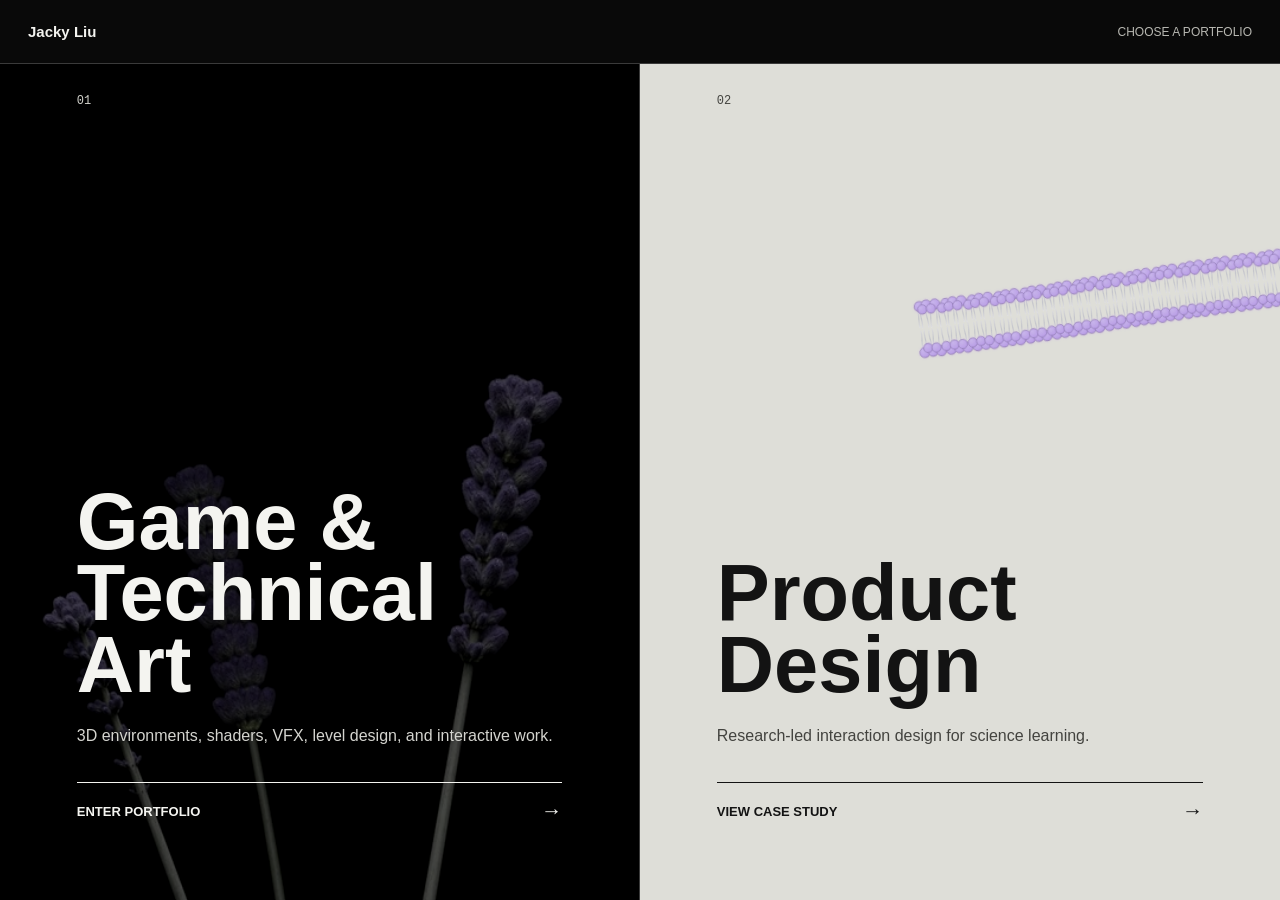
<file: index.html>
<!DOCTYPE html>
<html lang="en">
<head>
    <meta charset="UTF-8">
    <meta name="viewport" content="width=device-width, initial-scale=1.0">
    <meta name="description" content="Choose between Jacky Liu's game and technical art portfolio or product design portfolio.">
    <title>Jacky Liu | Portfolio</title>
    <link rel="stylesheet" href="selector.css?v=1">
</head>
<body class="portfolio-selector-page">
    <header class="selector-header">
        <a class="selector-name" href="index.html" aria-label="Jacky Liu portfolio home">Jacky Liu</a>
        <span class="selector-prompt">Choose a portfolio</span>
    </header>

    <main class="portfolio-selector" aria-label="Portfolio selection">
        <a class="portfolio-route game-route" href="game.html">
            <img src="assets/media/flowers-poster.jpg" alt="Procedural flower from Jacky Liu's interactive portfolio">
            <span class="route-shade" aria-hidden="true"></span>
            <span class="route-content">
                <span class="route-index">01</span>
                <span class="route-title">Game &amp;<br>Technical Art</span>
                <span class="route-description">3D environments, shaders, VFX, level design, and interactive work.</span>
                <span class="route-action">Enter portfolio <span aria-hidden="true">&#8594;</span></span>
            </span>
        </a>

        <a class="portfolio-route product-route" href="product-design.html">
            <img class="product-route-image" src="assets/product/cellai-demo/assets/cell-membrane.svg" alt="" aria-hidden="true">
            <span class="route-content">
                <span class="route-index">02</span>
                <span class="route-title">Product<br>Design</span>
                <span class="route-description">Research-led interaction design for science learning.</span>
                <span class="route-action">View case study <span aria-hidden="true">&#8594;</span></span>
            </span>
        </a>
    </main>
</body>
</html>
</file>
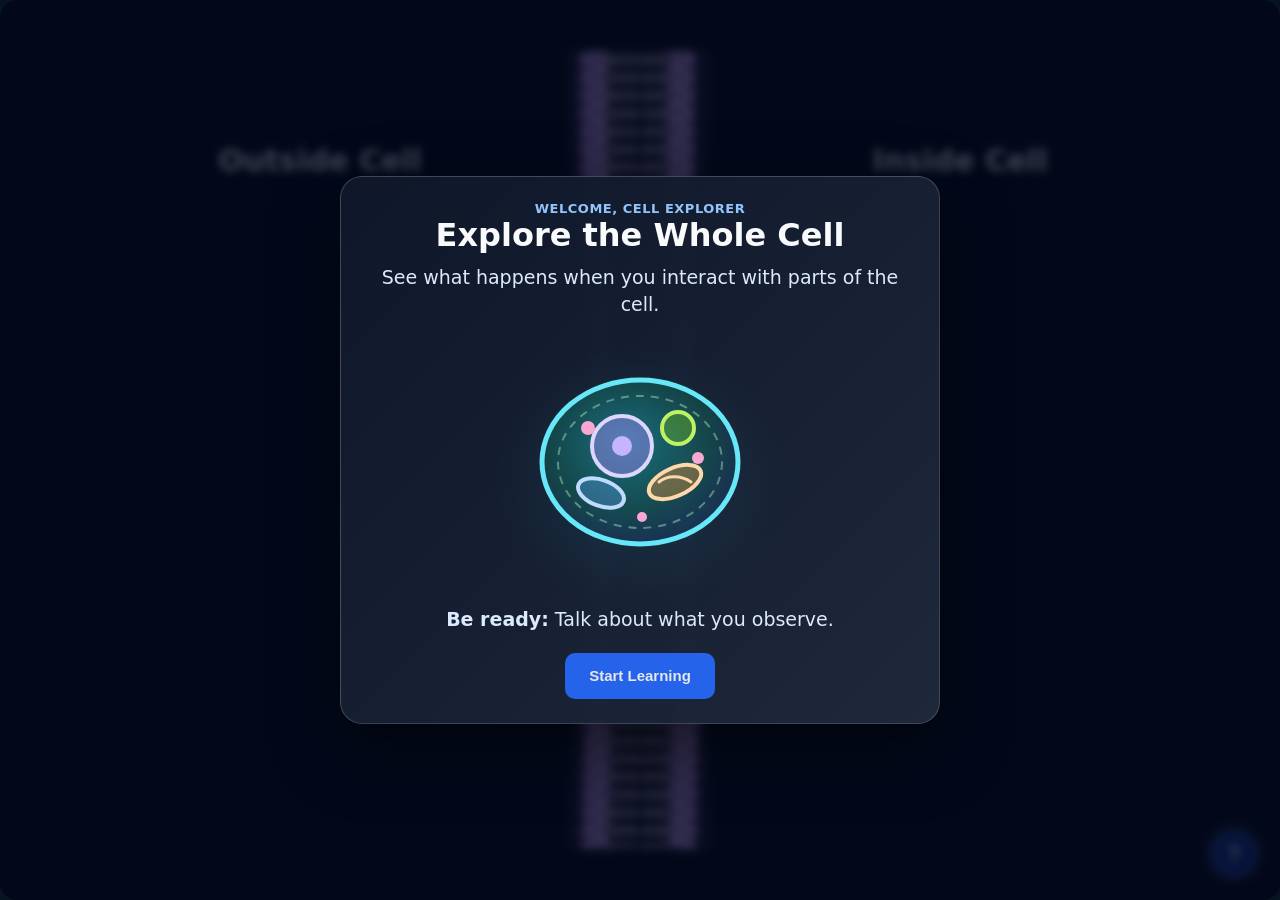
<file: assets/product/cellai-demo/index.html>
<!DOCTYPE html>
<html lang="en">
<head>
  <meta charset="UTF-8" />
  <meta name="viewport" content="width=device-width, initial-scale=1.0" />
  <title>Cell AI Factory</title>
  <link rel="stylesheet" href="styles/main.css" />
</head>
<body>
  <main class="game">
    <section class="simulation" aria-label="Cell simulation area">
      <div class="sim-wrap">
        <svg id="cellSvg" viewBox="0 0 900 560" role="img" aria-label="Clickable cell factory map">
          <defs>
            <radialGradient id="nucleusGrad" cx="35%" cy="30%">
              <stop offset="0%" stop-color="#f0abfc" />
              <stop offset="80%" stop-color="#7e22ce" />
            </radialGradient>
            <radialGradient id="mitoGrad" cx="40%" cy="35%">
              <stop offset="0%" stop-color="#fed7aa" />
              <stop offset="75%" stop-color="#ea580c" />
            </radialGradient>
            <radialGradient id="chloroGrad" cx="35%" cy="30%">
              <stop offset="0%" stop-color="#bef264" />
              <stop offset="75%" stop-color="#16a34a" />
            </radialGradient>
            <linearGradient id="erGrad" x1="0" x2="1">
              <stop offset="0%" stop-color="#38bdf8" />
              <stop offset="100%" stop-color="#2563eb" />
            </linearGradient>
            <linearGradient id="golgiGrad" x1="0" x2="1">
              <stop offset="0%" stop-color="#fde68a" />
              <stop offset="100%" stop-color="#d97706" />
            </linearGradient>
            <linearGradient id="vacGrad" x1="0" x2="1">
              <stop offset="0%" stop-color="#a5f3fc" />
              <stop offset="100%" stop-color="#0891b2" />
            </linearGradient>
            <radialGradient id="demoOutsideGrad" cx="48%" cy="42%" r="78%">
              <stop offset="0%" stop-color="#17345e" />
              <stop offset="100%" stop-color="#0a1930" />
            </radialGradient>
            <radialGradient id="demoInsideGrad" cx="52%" cy="42%" r="78%">
              <stop offset="0%" stop-color="#123d4c" />
              <stop offset="100%" stop-color="#091f30" />
            </radialGradient>
            <clipPath id="demoMembraneClip" clipPathUnits="userSpaceOnUse">
              <rect x="400" y="0" width="100" height="560" />
            </clipPath>
          </defs>

          <path id="plantWall" class="plant-wall" d="M95,78 C195,10 400,25 538,54 C760,100 858,226 802,387 C748,548 526,550 326,516 C150,486 39,380 60,230 C68,168 65,113 95,78 Z" />
          <path id="membrane" data-org="membrane" class="cell-outline organelle-shape" d="M105,91 C204,30 394,42 528,70 C724,111 819,222 771,372 C723,520 520,521 333,491 C169,464 71,367 91,232 C100,172 76,126 105,91 Z" />
          <text class="label" x="130" y="126">Cell membrane</text>
          <text class="sub-label" x="136" y="145">entry / exit gate</text>

          <path class="flow-line" d="M218,168 C332,156 440,151 557,174" />
          <path class="flow-line" d="M320,369 C417,335 519,331 651,356" />
          <path class="flow-line" d="M520,205 C578,237 596,283 642,321" />

          <g id="cytoplasm" data-org="cytoplasm" class="organelle-shape">
            <ellipse cx="449" cy="284" rx="330" ry="203" fill="rgba(34,211,238,.055)" stroke="rgba(34,211,238,.22)" stroke-width="2" stroke-dasharray="8 9" />
            <text class="label" x="455" y="480">Cytoplasm</text>
            <text class="sub-label" x="455" y="498">factory floor / material flow</text>
          </g>

          <g id="nucleus" data-org="nucleus" class="organelle-shape">
            <ellipse cx="330" cy="218" rx="92" ry="67" fill="url(#nucleusGrad)" stroke="#f5d0fe" stroke-width="3" />
            <path d="M285,217 C300,188 360,250 377,213" fill="none" stroke="#f5d0fe" stroke-width="6" stroke-linecap="round" />
            <path d="M286,238 C315,195 349,256 378,228" fill="none" stroke="#f5d0fe" stroke-width="4" stroke-linecap="round" opacity=".75" />
            <text class="label" x="330" y="210">Nucleus</text>
            <text class="sub-label" x="330" y="229">DNA instructions</text>
          </g>

          <g id="ribosomes" data-org="ribosomes" class="organelle-shape">
            <circle cx="507" cy="151" r="12" fill="#f472b6" />
            <circle cx="540" cy="167" r="10" fill="#f472b6" />
            <circle cx="573" cy="142" r="11" fill="#f472b6" />
            <circle cx="604" cy="165" r="9" fill="#f472b6" />
            <circle cx="530" cy="126" r="8" fill="#f472b6" />
            <circle cx="590" cy="119" r="8" fill="#f472b6" />
            <rect x="487" y="108" width="136" height="80" rx="28" fill="rgba(244,114,182,.08)" stroke="rgba(244,114,182,.5)" stroke-width="2" />
            <text class="label" x="556" y="205">Ribosomes</text>
            <text class="sub-label" x="556" y="222">protein synthesis</text>
          </g>

          <g id="er" data-org="er" class="organelle-shape">
            <path d="M420,243 C492,214 544,226 594,250 C541,267 493,273 423,302 C486,304 547,315 607,345 C520,343 462,345 403,371" fill="none" stroke="url(#erGrad)" stroke-width="22" stroke-linecap="round" stroke-linejoin="round" opacity=".92" />
            <path d="M420,243 C492,214 544,226 594,250 C541,267 493,273 423,302 C486,304 547,315 607,345 C520,343 462,345 403,371" fill="none" stroke="rgba(255,255,255,.55)" stroke-width="4" stroke-linecap="round" stroke-dasharray="8 8" />
            <text class="label" x="511" y="294">ER</text>
            <text class="sub-label" x="510" y="313">conveyor transport</text>
          </g>

          <g id="golgi" data-org="golgi" class="organelle-shape">
            <path d="M650,230 C701,213 736,220 762,241" fill="none" stroke="url(#golgiGrad)" stroke-width="18" stroke-linecap="round" />
            <path d="M637,267 C699,246 743,255 781,281" fill="none" stroke="url(#golgiGrad)" stroke-width="18" stroke-linecap="round" />
            <path d="M634,305 C695,286 740,295 773,319" fill="none" stroke="url(#golgiGrad)" stroke-width="18" stroke-linecap="round" />
            <text class="label" x="712" y="356">Golgi</text>
            <text class="sub-label" x="712" y="374">package / ship</text>
          </g>

          <g id="mitochondria" data-org="mitochondria" class="organelle-shape">
            <ellipse cx="279" cy="379" rx="84" ry="43" fill="url(#mitoGrad)" stroke="#fed7aa" stroke-width="3" />
            <path d="M215,379 C241,350 262,408 288,378 C315,344 331,408 354,377" fill="none" stroke="#fff7ed" stroke-width="5" stroke-linecap="round" opacity=".75" />
            <text class="label" x="279" y="450">Mitochondria</text>
            <text class="sub-label" x="279" y="467">ATP power plant</text>
          </g>

          <g id="vacuole" data-org="vacuole" class="organelle-shape">
            <ellipse cx="623" cy="420" rx="90" ry="55" fill="url(#vacGrad)" stroke="#cffafe" stroke-width="3" opacity=".92" />
            <path id="vacuoleWater" d="M542,423 C577,402 628,441 703,415 L704,458 C655,486 582,482 543,456 Z" fill="rgba(255,255,255,.25)" />
            <text class="label" x="623" y="415">Vacuole</text>
            <text class="sub-label" x="623" y="433">storage tank</text>
          </g>

          <g id="chloroplast" data-org="chloroplast" class="organelle-shape">
            <ellipse cx="182" cy="286" rx="72" ry="42" fill="url(#chloroGrad)" stroke="#d9f99d" stroke-width="3" />
            <path d="M130,286 C152,262 171,310 194,285 C214,261 232,309 246,286" fill="none" stroke="#ecfccb" stroke-width="5" stroke-linecap="round" opacity=".78" />
            <text class="label" x="182" y="349">Chloroplast</text>
            <text class="sub-label" x="182" y="366">plant glucose maker</text>
          </g>

          <g id="cellwallHit" data-org="cellwall" class="organelle-shape">
            <rect x="60" y="45" width="800" height="475" rx="120" fill="transparent" stroke="transparent" stroke-width="40" />
          </g>
          <text id="cellWallLabel" class="label" x="727" y="111">Cell wall</text>
          <text id="cellWallSubLabel" class="sub-label" x="727" y="130">plant support</text>

          <g id="sizeSystem" data-org="size" class="organelle-shape">
            <rect x="708" y="434" width="116" height="64" rx="16" fill="rgba(255,255,255,.055)" stroke="rgba(255,255,255,.18)" />
            <circle cx="737" cy="467" r="11" fill="#38bdf8" />
            <circle cx="775" cy="467" r="20" fill="#38bdf8" opacity=".65" />
            <text class="label" x="767" y="425">Cell size</text>
            <text class="sub-label" x="767" y="493">SA:V transport</text>
          </g>

          <g id="membraneDemoLayer" class="membrane-demo-layer hidden-svg" aria-label="Membrane smart border close-up">
            <rect class="demo-panel-bg" x="0" y="0" width="900" height="560" />
            <rect class="demo-region-outside" x="28" y="52" width="394" height="424" rx="22" />
            <rect class="demo-region-inside" x="478" y="52" width="394" height="424" rx="22" />
            <g id="demoMembraneStrip" class="demo-membrane-strip" clip-path="url(#demoMembraneClip)" pointer-events="none">
              <image id="demoMembraneFallback" class="demo-membrane-asset" href="assets/cell-membrane.svg" x="0" y="0" width="1600" height="320" preserveAspectRatio="xMidYMid meet" transform="translate(517.2 -72) rotate(90) scale(.42)" pointer-events="none" />
              <g id="demoMembraneInline" class="demo-membrane-asset" transform="translate(517.2 -72) rotate(90) scale(.42)" pointer-events="none"></g>
            </g>
            <text class="demo-side-label" x="225" y="84">Outside Cell</text>
            <text class="demo-side-label" x="675" y="84">Inside Cell</text>
            <text id="demoFeedback" class="demo-feedback" x="450" y="42">Watch the membrane act like a smart border.</text>

            <g id="glucoseDoor" class="demo-door" onclick="runAction('demoGlucoseDoor')">
              <rect x="420" y="132" width="60" height="42" rx="14" fill="#fde047" stroke="#fff7ad" stroke-width="3" />
              <text x="450" y="126" class="demo-hotspot-label">Glucose Door</text>
            </g>
            <g id="waterGate" class="demo-door aquaporin-door" onclick="runAction('demoWaterGate')">
              <g transform="translate(450 280) rotate(90)">
                <path d="M-22,-44 C-33,-49 -46,-44 -50,-30 C-53,-18 -52,-7 -50,0 C-52,7 -53,18 -50,30 C-46,44 -33,49 -22,44 C-27,33 -29,19 -29,0 C-29,-19 -27,-33 -22,-44 Z"
                  fill="#38bdf8"
                  stroke="#7dd3fc"
                  stroke-width="4"
                  stroke-linejoin="round"
                  filter="drop-shadow(0 0 10px rgba(56,189,248,.55))"/>
                <rect x="-24" y="-46" width="48" height="92" rx="14"
                  fill="#0f3b53"
                  stroke="#155e75"
                  stroke-width="3"
                  opacity=".96"/>
                <path d="M22,-44 C33,-49 46,-44 50,-30 C53,-18 52,-7 50,0 C52,7 53,18 50,30 C46,44 33,49 22,44 C27,33 29,19 29,0 C29,-19 27,-33 22,-44 Z"
                  fill="#38bdf8"
                  stroke="#7dd3fc"
                  stroke-width="4"
                  stroke-linejoin="round"
                  filter="drop-shadow(0 0 10px rgba(56,189,248,.55))"/>
                <path d="M-35,-31 C-38,-23 -38,-8 -36,0 C-38,8 -38,23 -35,31" fill="none" stroke="rgba(224,242,254,.72)" stroke-width="2.4" stroke-linecap="round"/>
                <path d="M35,-31 C38,-23 38,-8 36,0 C38,8 38,23 35,31" fill="none" stroke="rgba(224,242,254,.72)" stroke-width="2.4" stroke-linecap="round"/>
              </g>
              <text x="450" y="206" class="demo-hotspot-label">Water Channel</text>
            </g>
            <g id="wasteExit" class="demo-door" onclick="runAction('demoWasteExit')">
              <rect x="418" y="355" width="64" height="42" rx="14" fill="#94a3b8" stroke="#e2e8f0" stroke-width="3" />
              <path d="M474,376 L426,376 M436,366 L426,376 L436,386" stroke="#f8fafc" stroke-width="4" fill="none" stroke-linecap="round" stroke-linejoin="round" />
              <text x="450" y="349" class="demo-hotspot-label">Waste Exit</text>
            </g>

            <g id="demoCracks">
              <path class="demo-crack" d="M469,174 L492,190 L472,209 L494,230" />
              <path class="demo-crack" d="M429,286 L405,306 L430,323 L410,345" />
              <path class="demo-crack" d="M468,383 L494,401 L470,421" />
              <path class="demo-crack" d="M431,129 L410,147 L432,160" />
            </g>

            <g id="membraneHealthMeter">
              <text x="100" y="502" class="demo-hotspot-label" text-anchor="start">Membrane Health</text>
              <rect x="238" y="488" width="220" height="24" rx="12" fill="rgba(255,255,255,.10)" stroke="rgba(255,255,255,.22)" />
              <rect id="membraneHealthFill" x="238" y="488" width="220" height="24" rx="12" fill="#34d399" />
              <text id="membraneHealthText" x="348" y="506" class="demo-hotspot-label">100</text>
            </g>

            <g id="waterBalanceMeter">
              <text x="550" y="502" class="demo-hotspot-label" text-anchor="start">Water Balance</text>
              <rect id="waterBalanceTrack" x="668" y="488" width="150" height="24" rx="12" fill="rgba(255,255,255,.10)" stroke="rgba(255,255,255,.22)" />
              <rect id="waterBalanceFill" x="668" y="488" width="75" height="24" rx="12" fill="#34d399" />
              <text id="waterBalanceText" x="744" y="506" class="demo-hotspot-label">Balanced</text>
            </g>

            <g id="osmosisVisual" class="hidden-svg">
              <rect x="30" y="24" width="840" height="512" rx="30" fill="rgba(2,6,23,.98)" stroke="rgba(125,211,252,.18)" />

              <text x="70" y="62" class="demo-hotspot-label start-anchor">Water Balance Challenge</text>
              <text x="70" y="84" class="demo-hotspot-label start-anchor" fill="#bae6fd">Change the outside environment. Water moves automatically through channels.</text>

              <g id="osmosisSaltHud">
                <text x="70" y="116" class="demo-hotspot-label start-anchor">Outside Salt</text>
                <rect x="174" y="104" width="342" height="18" rx="9" fill="rgba(255,255,255,.10)" stroke="rgba(255,255,255,.20)" />
                <rect id="outsideSaltVisualFill" x="174" y="104" width="171" height="18" rx="9" fill="#34d399" />
                <text id="outsideSaltVisualText" x="530" y="118" class="demo-hotspot-label start-anchor">50</text>
                <text id="osmosisWaterDirectionText" x="70" y="143" class="demo-hotspot-label start-anchor">Balanced outside</text>
                <text id="osmosisTimerLabel" x="624" y="116" class="demo-hotspot-label start-anchor">Healthy Time: 0 / 20s</text>
              </g>

              <text x="450" y="518" class="demo-hotspot-label" fill="#cbd5e1">Salt and free water roam outside. The cell swells or shrinks automatically.</text>

              <g id="osmosisAmbientLayer"></g>

              <g id="osmosisCellScene">
                <circle cx="450" cy="306" r="176" fill="rgba(14,165,233,.06)" stroke="rgba(103,232,249,.08)" stroke-width="1"/>
                <circle cx="450" cy="306" r="142" fill="rgba(14,165,233,.04)" stroke="rgba(103,232,249,.10)" stroke-width="1"/>
                <g id="osmosisCellMotionGroup" transform="translate(450 306)">

                    <g id="osmosisChannelsGroup">
                      <g class="osmosis-channel" data-angle="-90" transform="translate(0,-112) rotate(0)">
                        <path d="M-4,-21 C-8,-23 -13,-20 -15,-14 C-16,-9 -16,-4 -15,0 C-16,4 -16,9 -15,14 C-13,20 -8,23 -4,21 C-6,15 -7,8 -7,0 C-7,-8 -6,-15 -4,-21 Z" fill="#38bdf8" stroke="#7dd3fc" stroke-width="1.9" stroke-linejoin="round"/>
                        <rect x="-7" y="-21" width="14" height="42" rx="4.8" fill="#0f3b53" stroke="#155e75" stroke-width="1.6" opacity=".96"/>
                        <path d="M4,-21 C8,-23 13,-20 15,-14 C16,-9 16,-4 15,0 C16,4 16,9 15,14 C13,20 8,23 4,21 C6,15 7,8 7,0 C7,-8 6,-15 4,-21 Z" fill="#38bdf8" stroke="#7dd3fc" stroke-width="1.9" stroke-linejoin="round"/>
                        <path d="M-10,-12 C-11,-8 -11,-3 -10,0 C-11,3 -11,8 -10,12" fill="none" stroke="rgba(224,242,254,.72)" stroke-width="1.3" stroke-linecap="round"/>
                        <path d="M10,-12 C11,-8 11,-3 10,0 C11,3 11,8 10,12" fill="none" stroke="rgba(224,242,254,.72)" stroke-width="1.3" stroke-linecap="round"/>
                      </g>
                      <g class="osmosis-channel" data-angle="-30" transform="translate(97,-56) rotate(60)">
                        <path d="M-4,-21 C-8,-23 -13,-20 -15,-14 C-16,-9 -16,-4 -15,0 C-16,4 -16,9 -15,14 C-13,20 -8,23 -4,21 C-6,15 -7,8 -7,0 C-7,-8 -6,-15 -4,-21 Z" fill="#38bdf8" stroke="#7dd3fc" stroke-width="1.9" stroke-linejoin="round"/>
                        <rect x="-7" y="-21" width="14" height="42" rx="4.8" fill="#0f3b53" stroke="#155e75" stroke-width="1.6" opacity=".96"/>
                        <path d="M4,-21 C8,-23 13,-20 15,-14 C16,-9 16,-4 15,0 C16,4 16,9 15,14 C13,20 8,23 4,21 C6,15 7,8 7,0 C7,-8 6,-15 4,-21 Z" fill="#38bdf8" stroke="#7dd3fc" stroke-width="1.9" stroke-linejoin="round"/>
                        <path d="M-10,-12 C-11,-8 -11,-3 -10,0 C-11,3 -11,8 -10,12" fill="none" stroke="rgba(224,242,254,.72)" stroke-width="1.3" stroke-linecap="round"/>
                        <path d="M10,-12 C11,-8 11,-3 10,0 C11,3 11,8 10,12" fill="none" stroke="rgba(224,242,254,.72)" stroke-width="1.3" stroke-linecap="round"/>
                      </g>
                      <g class="osmosis-channel" data-angle="30" transform="translate(97,56) rotate(120)">
                        <path d="M-4,-21 C-8,-23 -13,-20 -15,-14 C-16,-9 -16,-4 -15,0 C-16,4 -16,9 -15,14 C-13,20 -8,23 -4,21 C-6,15 -7,8 -7,0 C-7,-8 -6,-15 -4,-21 Z" fill="#38bdf8" stroke="#7dd3fc" stroke-width="1.9" stroke-linejoin="round"/>
                        <rect x="-7" y="-21" width="14" height="42" rx="4.8" fill="#0f3b53" stroke="#155e75" stroke-width="1.6" opacity=".96"/>
                        <path d="M4,-21 C8,-23 13,-20 15,-14 C16,-9 16,-4 15,0 C16,4 16,9 15,14 C13,20 8,23 4,21 C6,15 7,8 7,0 C7,-8 6,-15 4,-21 Z" fill="#38bdf8" stroke="#7dd3fc" stroke-width="1.9" stroke-linejoin="round"/>
                        <path d="M-10,-12 C-11,-8 -11,-3 -10,0 C-11,3 -11,8 -10,12" fill="none" stroke="rgba(224,242,254,.72)" stroke-width="1.3" stroke-linecap="round"/>
                        <path d="M10,-12 C11,-8 11,-3 10,0 C11,3 11,8 10,12" fill="none" stroke="rgba(224,242,254,.72)" stroke-width="1.3" stroke-linecap="round"/>
                      </g>
                      <g class="osmosis-channel" data-angle="90" transform="translate(0,112) rotate(180)">
                        <path d="M-4,-21 C-8,-23 -13,-20 -15,-14 C-16,-9 -16,-4 -15,0 C-16,4 -16,9 -15,14 C-13,20 -8,23 -4,21 C-6,15 -7,8 -7,0 C-7,-8 -6,-15 -4,-21 Z" fill="#38bdf8" stroke="#7dd3fc" stroke-width="1.9" stroke-linejoin="round"/>
                        <rect x="-7" y="-21" width="14" height="42" rx="4.8" fill="#0f3b53" stroke="#155e75" stroke-width="1.6" opacity=".96"/>
                        <path d="M4,-21 C8,-23 13,-20 15,-14 C16,-9 16,-4 15,0 C16,4 16,9 15,14 C13,20 8,23 4,21 C6,15 7,8 7,0 C7,-8 6,-15 4,-21 Z" fill="#38bdf8" stroke="#7dd3fc" stroke-width="1.9" stroke-linejoin="round"/>
                        <path d="M-10,-12 C-11,-8 -11,-3 -10,0 C-11,3 -11,8 -10,12" fill="none" stroke="rgba(224,242,254,.72)" stroke-width="1.3" stroke-linecap="round"/>
                        <path d="M10,-12 C11,-8 11,-3 10,0 C11,3 11,8 10,12" fill="none" stroke="rgba(224,242,254,.72)" stroke-width="1.3" stroke-linecap="round"/>
                      </g>
                      <g class="osmosis-channel" data-angle="150" transform="translate(-97,56) rotate(240)">
                        <path d="M-4,-21 C-8,-23 -13,-20 -15,-14 C-16,-9 -16,-4 -15,0 C-16,4 -16,9 -15,14 C-13,20 -8,23 -4,21 C-6,15 -7,8 -7,0 C-7,-8 -6,-15 -4,-21 Z" fill="#38bdf8" stroke="#7dd3fc" stroke-width="1.9" stroke-linejoin="round"/>
                        <rect x="-7" y="-21" width="14" height="42" rx="4.8" fill="#0f3b53" stroke="#155e75" stroke-width="1.6" opacity=".96"/>
                        <path d="M4,-21 C8,-23 13,-20 15,-14 C16,-9 16,-4 15,0 C16,4 16,9 15,14 C13,20 8,23 4,21 C6,15 7,8 7,0 C7,-8 6,-15 4,-21 Z" fill="#38bdf8" stroke="#7dd3fc" stroke-width="1.9" stroke-linejoin="round"/>
                        <path d="M-10,-12 C-11,-8 -11,-3 -10,0 C-11,3 -11,8 -10,12" fill="none" stroke="rgba(224,242,254,.72)" stroke-width="1.3" stroke-linecap="round"/>
                        <path d="M10,-12 C11,-8 11,-3 10,0 C11,3 11,8 10,12" fill="none" stroke="rgba(224,242,254,.72)" stroke-width="1.3" stroke-linecap="round"/>
                      </g>
                      <g class="osmosis-channel" data-angle="210" transform="translate(-97,-56) rotate(300)">
                        <path d="M-4,-21 C-8,-23 -13,-20 -15,-14 C-16,-9 -16,-4 -15,0 C-16,4 -16,9 -15,14 C-13,20 -8,23 -4,21 C-6,15 -7,8 -7,0 C-7,-8 -6,-15 -4,-21 Z" fill="#38bdf8" stroke="#7dd3fc" stroke-width="1.9" stroke-linejoin="round"/>
                        <rect x="-7" y="-21" width="14" height="42" rx="4.8" fill="#0f3b53" stroke="#155e75" stroke-width="1.6" opacity=".96"/>
                        <path d="M4,-21 C8,-23 13,-20 15,-14 C16,-9 16,-4 15,0 C16,4 16,9 15,14 C13,20 8,23 4,21 C6,15 7,8 7,0 C7,-8 6,-15 4,-21 Z" fill="#38bdf8" stroke="#7dd3fc" stroke-width="1.9" stroke-linejoin="round"/>
                        <path d="M-10,-12 C-11,-8 -11,-3 -10,0 C-11,3 -11,8 -10,12" fill="none" stroke="rgba(224,242,254,.72)" stroke-width="1.3" stroke-linecap="round"/>
                        <path d="M10,-12 C11,-8 11,-3 10,0 C11,3 11,8 10,12" fill="none" stroke="rgba(224,242,254,.72)" stroke-width="1.3" stroke-linecap="round"/>
                      </g>
                    </g>
                  <g id="osmosisCellScaleGroup">
                    <circle id="osmosisCellGlow" cx="0" cy="0" r="112" fill="rgba(34,197,94,.10)" stroke="none" filter="drop-shadow(0 0 22px rgba(34,197,94,.16))"/>
                    <circle id="osmosisCellOuter" cx="0" cy="0" r="99" fill="rgba(34,197,94,.18)" stroke="#4ade80" stroke-width="6"/>
                    <circle id="osmosisCellRing" cx="0" cy="0" r="85" fill="rgba(34,197,94,.10)" stroke="rgba(134,239,172,.62)" stroke-width="2" stroke-dasharray="8 7"/>
                    <g id="osmosisInnerRotateGroup">
                      <circle cx="0" cy="0" r="58" fill="none" stroke="rgba(191,219,254,.25)" stroke-width="2" stroke-dasharray="20 16"/>
                      <path d="M-34,-16 C-6,-40 18,-38 38,-16" fill="none" stroke="rgba(125,211,252,.4)" stroke-width="4" stroke-linecap="round"/>
                      <path d="M-26,20 C2,0 22,2 34,16" fill="none" stroke="rgba(52,211,153,.35)" stroke-width="4" stroke-linecap="round"/>
                      <circle cx="36" cy="-7" r="7" fill="rgba(125,211,252,.25)"/>
                      <circle cx="-28" cy="17" r="6" fill="rgba(191,219,254,.22)"/>
                    </g>
                    <circle cx="0" cy="0" r="18" fill="rgba(255,255,255,.16)" stroke="rgba(186,230,253,.4)" stroke-width="2"/>
                  </g>
                </g>
                <text id="osmosisCellLabel" x="450" y="311" class="demo-hotspot-label">Healthy Cell</text>
              </g>
            </g>

            <g id="demoParticles"></g>
          </g>
        </svg>
        <button id="levelHintBtn" class="floating-hint" type="button" title="Show level hint" aria-label="Show level hint">?</button>
        <div class="learning-popup" id="transportLearningPopup" aria-live="polite"></div>
        <div class="learning-popup hint-popup" id="levelHintPopup" role="dialog" aria-modal="true" aria-live="polite"></div>
        <div class="toast" id="toast">Click an organelle to inspect it. Then use its action buttons to run a mini simulation.</div>
      </div>
    </section>
  </main>

  <!-- Membrane level data must load before the shared game engine below. -->
  <script src="levels/membrane.js"></script>

  <!-- Simulation behavior split out of the main script. Classic scripts, so every
       function below is hoisted onto window before the main script runs. -->
  <script src="sims/membrane.js"></script>
  <script src="sims/osmosis.js"></script>

  <script>
    const ORG = {
      membrane: {
        name: "Cell membrane",
        role: "Smart border",
        functionText: "Controls what enters and exits the cell. Glucose uses a door, water uses a gate, oxygen can drift through, waste exits, and some toxins can be blocked or damage the membrane.",
        evidence: "Check Membrane Health, waste, and transport. If Membrane Health is low, repair it before the cell starts leaking.",
        actions: [
          ["Open Glucose Door", "importGlucose"],
          ["Let Oxygen Drift", "importOxygen"],
          ["Open Water Gate", "importWater"],
          ["Export Waste", "exportWaste"],
          ["Repair Membrane", "repairMembrane"],
          ["Block Toxin", "blockToxin"]
        ]
      },
      cytoplasm: {
        name: "Cytoplasm",
        role: "Factory floor",
        functionText: "The gel-like space where organelles sit and materials move around. If the cytoplasm is crowded or blocked, transport slows down.",
        evidence: "If transport efficiency is low but organelles are healthy, the issue may be crowded cytoplasm or large cell size.",
        actions: [
          ["View material flow", "viewFlow"],
          ["Clear blockage", "clearCytoplasm"],
          ["Improve flow", "improveFlow"]
        ]
      },
      cellwall: {
        name: "Cell wall",
        role: "Plant support wall",
        functionText: "A rigid outer layer found in plant cells. It gives support, protection, and helps the plant cell keep its shape. Animal cells do not have cell walls.",
        evidence: "If a plant cell is losing shape or being damaged, inspect the cell wall and vacuole water level.",
        actions: [
          ["Repair wall", "repairWall"],
          ["Strengthen wall", "strengthenWall"],
          ["Compare animal cell", "compareAnimal"],
        ]
      },
      nucleus: {
        name: "Nucleus",
        role: "Command center",
        functionText: "Stores DNA instructions and controls cell activities. It sends instructions for proteins to be made.",
        evidence: "If the cell needs a specific protein, start with the nucleus to send the correct instructions.",
        actions: [
          ["Send repair instructions", "sendRepairInstructions"],
          ["Send transport instructions", "sendTransportInstructions"],
          ["Send enzyme instructions", "sendEnzymeInstructions"]
        ]
      },
      ribosomes: {
        name: "Ribosomes",
        role: "Protein assembly machines",
        functionText: "Ribosomes synthesize proteins. They use instructions from the nucleus and energy from ATP to build proteins.",
        evidence: "If protein production is low while ATP and instructions are available, ribosomes may be the issue.",
        actions: [
          ["Synthesize protein", "synthesizeProtein"],
          ["Build membrane protein", "buildMembraneProtein"],
          ["Repair ribosomes", "repairRibosomes"]
        ]
      },
      er: {
        name: "Endoplasmic reticulum",
        role: "Conveyor belt system",
        functionText: "The ER helps move and process materials, especially proteins. Rough ER is connected with ribosomes.",
        evidence: "If proteins are made but not moving forward, the ER may be jammed.",
        actions: [
          ["Move proteins to Golgi", "moveProteins"],
          ["Clear protein jam", "clearERJam"],
          ["Upgrade ER transport", "upgradeER"]
        ]
      },
      golgi: {
        name: "Golgi apparatus",
        role: "Packaging and shipping center",
        functionText: "Modifies, packages, labels, and ships proteins and other materials to their destinations.",
        evidence: "If protein production is high but delivery is low, inspect the ER and Golgi rather than making more proteins.",
        actions: [
          ["Package proteins", "packageProteins"],
          ["Ship to membrane", "shipMembrane"],
          ["Ship outside cell", "shipOutside"],
          ["Repair Golgi", "repairGolgi"]
        ]
      },
      vacuole: {
        name: "Vacuole",
        role: "Storage tank",
        functionText: "Stores water, nutrients, and waste. Plant cells usually have one large central vacuole that helps keep the cell firm.",
        evidence: "If waste is high or a plant cell is wilting, check vacuole storage and water balance.",
        actions: [
          ["Store water", "storeWater"],
          ["Release water", "releaseWater"],
          ["Store waste", "storeWaste"],
          ["Send waste out", "sendWasteOut"]
        ]
      },
      mitochondria: {
        name: "Mitochondria",
        role: "Power plant",
        functionText: "Performs cellular respiration. It uses glucose and oxygen to produce ATP, the energy that powers cell work.",
        evidence: "If ATP is low and glucose/oxygen are available, mitochondria are the first place to inspect.",
        actions: [
          ["Run cellular respiration", "runRespiration"],
          ["Send glucose", "sendGlucoseMito"],
          ["Send oxygen", "sendOxygenMito"],
          ["Repair mitochondria", "repairMito"]
        ]
      },
      chloroplast: {
        name: "Chloroplasts",
        role: "Solar power stations",
        functionText: "Plant-cell organelles that use sunlight to make glucose. Mitochondria still use that glucose to make ATP.",
        evidence: "If a plant cell is low on glucose and sunlight is available, inspect chloroplasts.",
        actions: [
          ["Collect sunlight", "collectSunlight"],
          ["Make glucose", "makeGlucose"],
          ["Send glucose to mitochondria", "sendGlucoseFromChloro"]
        ]
      },
      size: {
        name: "Cell size / transport",
        role: "Surface area to volume balance",
        functionText: "As a cell gets larger, volume increases faster than surface area. The membrane may not move enough materials in and out, so transport becomes inefficient.",
        evidence: "If the cell is large, transport is low, and waste is rising, cell size may be the root problem.",
        actions: [
          ["Show small vs large", "showSizeCompare"],
          ["Upgrade transport network", "upgradeTransportNetwork"],
          ["Divide cell", "divideCell"]
        ]
      }
    };

    // This project contains only the membrane sequence, levels 1A-1F.
    const levels = [...MEMBRANE_LEVELS];


    const WATER_CHANNEL_LEVEL_ID = "water-channel";
    // OSMOSIS_CHALLENGE_LEVEL_ID, OSMOSIS_GOAL_SECONDS, OSMOSIS_TICK_MS, OSMOSIS_CENTER
    // and OSMOSIS_CHANNELS now live in sims/osmosis.js (loaded before this script).
    const WATER_DRAG_CHANNEL_Y = 280;
    const WATER_DRAG_CHANNEL_TOLERANCE = 42;
    const GLUCOSE_DRAG_DOOR_Y = 280;
    const GLUCOSE_DRAG_DOOR_TOLERANCE = 36;
    const MEMBRANE_ROAM_OUTSIDE_MAX_X = 380;
    const MEMBRANE_ROAM_INSIDE_MIN_X = 520;
    const WATER_DRAG_BOUNDS = {
      outside: { xMin: 92, xMax: MEMBRANE_ROAM_OUTSIDE_MAX_X, yMin: 126, yMax: 428 },
      inside: { xMin: MEMBRANE_ROAM_INSIDE_MIN_X, xMax: 824, yMin: 126, yMax: 428 }
    };
    const GLUCOSE_DRAG_BOUNDS = {
      outside: { xMin: 112, xMax: MEMBRANE_ROAM_OUTSIDE_MAX_X, yMin: 126, yMax: 428 },
      inside: { xMin: MEMBRANE_ROAM_INSIDE_MIN_X, xMax: 820, yMin: 126, yMax: 428 }
    };
    const WASTE_VESICLE_BOUNDS = { xMin: MEMBRANE_ROAM_INSIDE_MIN_X, xMax: 820, yMin: 144, yMax: 424 };
    const WASTE_VESICLE_CAPACITY = 3;
    const WASTE_VESICLE_CORE_RADIUS = 18;

    let state = {
      levelIndex: 0,
      cellType: "plant",
      selected: null,
      score: 0,
      aiChecks: 0,
      completedActions: new Set(),
      instructionsReady: false,
      stats: {},
      completedLevel: false,
      levelLost: false,
      lossReason: null,
      warnedKeys: new Set(),
      demoTimers: [],
      demoFrames: [],
      demoRunId: 0,
      feedbackLockUntil: 0,
      feedbackPriority: 0,
      osmosisHealthySeconds: 0,
      osmosisDriftDirection: 1,
      osmosisTickCount: 0,
      osmosisCellScaleBase: 1,
      osmosisCellAngle: 0,
      osmosisChannelRadius: 112,
      osmosisDangerTicks: 0,
      osmosisAmbientSprites: [],
      activeSneakyToxins: [],
      activeFloatingWaste: [],
      cleanupCrewUnits: [],
      trashTakerUnits: [],
      cleanupWaveActive: false,
      trashWaveActive: false,
      nextDemoObjectId: 1,
      membraneCracksUnlocked: false,
      transportPreludeIndex: 0,
      transportPreludeActive: false,
      transportPreludePopupOpen: false,
      transportPreludeFinished: false,
      simpleMoleculeDragChallengeActive: false,
      simpleMoleculeDragSprites: [],
      simpleMoleculeDragCompleted: 0,
      simpleMoleculeDragPhase: "in",
      simpleMoleculeDragReviewQueued: false,
      waterDragChallengeActive: false,
      waterDragSprites: [],
      waterDragTransported: 0,
      waterDragReviewQueued: false,
      glucoseDragChallengeActive: false,
      glucoseDragSprites: [],
      glucoseDragTransported: 0,
      glucoseDragReviewQueued: false,
      glucoseLeverState: "up",
      glucoseLeverReadyAt: 0,
      glucoseInPocket: null,
      glucoseAirlockOverlay: null,
      glucoseLeverOverlay: null,
      wasteVesicleChallengeActive: false,
      wasteDragSprites: [],
      wasteVesicles: [],
      wasteVesicleExported: 0,
      wasteVesicleReviewQueued: false,
      combinedTransportReviewQueued: false,
      chatThreads: {},
      chatThreadOrder: [],
      activeChatLevelId: null,
      osmosisSideQuestActive: false,
      osmosisReturnLevelId: null,
      osmosisSideQuestOffered: false,
      osmosisSideQuestChoiceMade: false,
      osmosisSideQuestCompleted: false,
      osmosisReturnMessageShown: false,
      osmosisRecapShown: false,
      transportRecapOnStartIndex: null,
      actionHistory: [],
      statHistory: [],
      gameRecapShown: false
    };

    let sfxAudioContext = null;

    const statMeta = [
      ["atp", "ATP"], ["glucose", "Glucose"], ["oxygen", "Oxygen"], ["protein", "Protein"],
      ["toxinsInside", "Toxins Inside"], ["outsideSalt", "Outside Salt"], ["waste", "Waste"], ["water", "Water"], ["transport", "Transport"], ["size", "Cell size"],
      ["sunlight", "Sunlight"], ["delivery", "Delivery"], ["membraneHealth", "Membrane Health"]
    ];

    const svg = document.getElementById("cellSvg");
    const messages = document.getElementById("messages");
    const details = document.getElementById("details");
    const toast = document.getElementById("toast");
    const levelHintBtn = document.getElementById("levelHintBtn");
    const levelHintPopup = document.getElementById("levelHintPopup");

    function clamp(n, min = 0, max = 100) { return Math.max(min, Math.min(max, Math.round(n))); }

    function escapeHtml(value) {
      return String(value ?? "").replace(/[&<>"']/g, ch => ({
        "&": "&amp;",
        "<": "&lt;",
        ">": "&gt;",
        "\"": "&quot;",
        "'": "&#39;"
      }[ch]));
    }

    function levelHintPlayText(level = currentLevel()) {
      if (!level?.membraneDemoMode) return "";
      if (isCombinedTransportLevel(level)) {
        return "Drag water to the blue Water Channel, drag glucose to the yellow Glucose Door, and pack inside waste into vesicles. A full vesicle releases waste outside near the bottom exit.";
      }
      if (isSimpleMoleculeDragLevel(level)) {
        return simpleMoleculeDragKind(level) === "oxygen"
          ? "Move all 5 oxygen molecules through the membrane into the cell. After the checkpoint, move those same 5 molecules back outside."
          : "Drag large molecules toward the phospholipid membrane. Release from the middle or closer and watch them bounce off.";
      }
      if (isWaterDragLevel(level)) {
        const waterStart = waterDragStartSide(level) === "outside" ? "outside-cell box" : "inside-cell box";
        const waterTarget = waterDragTargetSide(level) === "outside" ? "outside cell" : "inside cell";
        return `Drag water in the ${waterStart}. Release it at the Water Channel to move it into the ${waterTarget}.`;
      }
      if (isGlucoseDragLevel(level)) {
        return level.glucoseDragChallenge?.autoDoor
          ? "Drag glucose into the Glucose Door. The door opens, closes, then releases glucose inside."
          : "Click the lever up to open the left door. Drag glucose into the door, then click the lever down to release it inside.";
      }
      if (isWasteVesicleLevel(level)) {
        return "Drag floating waste blocks into moving vesicle bubbles. A vesicle exports automatically when it holds 3 waste blocks.";
      }
      if (level.demoStage === "transportReview") {
        return "Review each path: oxygen slips through, water uses the channel, glucose uses the door, and waste exits.";
      }
      return "";
    }

    function showLevelHintPopup() {
      const level = currentLevel();
      if (!level || !levelHintPopup) return;
      const playText = levelHintPlayText(level);

      levelHintPopup.innerHTML = `
        <div class="learning-card">
          <div class="learning-step">Level Hint</div>
          <h3>${escapeHtml(level.title)}</h3>
          <div class="learning-grid">
            <div class="learning-point-bubble">
              <p><b>Goal:</b> ${escapeHtml(level.goal)}</p>
              <p><b>Scenario:</b> ${escapeHtml(level.scenario)}</p>
              ${playText ? `<p><b>How to play:</b> ${escapeHtml(playText)}</p>` : ""}
              <p><b>Hint:</b> ${escapeHtml(level.hint)}</p>
              <p><b>Evidence:</b> ${escapeHtml(level.evidence)}</p>
            </div>
          </div>
          <div class="learning-actions">
            <button class="ghost" onclick="closeLevelHintPopup()">Close</button>
          </div>
        </div>
      `;
      levelHintPopup.classList.add("visible");
    }

    function closeLevelHintPopup() {
      if (!levelHintPopup) return;
      levelHintPopup.classList.remove("visible");
      levelHintPopup.innerHTML = "";
    }

    function getSfxAudioContext() {
      const AudioContextClass = window.AudioContext || window.webkitAudioContext;
      if (!AudioContextClass) return null;
      if (!sfxAudioContext) sfxAudioContext = new AudioContextClass();
      if (sfxAudioContext.state === "suspended") sfxAudioContext.resume().catch(() => {});
      return sfxAudioContext;
    }

    function snapshotStats(stats = state.stats) {
      const keys = ["atp", "toxinsInside", "waste", "membraneHealth", "outsideSalt", "water", "size", "transport", "glucose", "oxygen"];
      return Object.fromEntries(keys.filter(key => stats && stats[key] !== undefined).map(key => [key, stats[key]]));
    }

    function actionLabel(action) {
      const labels = {
        cleaner: "Sent Cleaner Protein",
        trashTaker: "Sent Garbage Man Protein",
        demoWaterGate: "Moved Water Through Channel",
        demoGlucoseDoor: "Moved Glucose Through Door",
        demoLargeMoleculeBlock: "Watched Large Molecules Bounce",
        demoWasteExit: "Used Waste Exit",
        addSaltOutside: "Added Salt Outside",
        addWaterOutside: "Added Water Outside",
        balanceOutside: "Balanced Outside",
        repairMembrane: "Repaired Membrane",
        importGlucose: "Imported Glucose",
        runRespiration: "Ran Respiration",
        repairMito: "Repaired Mitochondria",
        exportWaste: "Exported Waste",
        challengeAI: "Challenged AI"
      };
      return labels[action] || action.replace(/([A-Z])/g, " $1").replace(/^./, c => c.toUpperCase());
    }

    function isInteractiveGameLevel(level = currentLevel()) {
      return !!level && (
        !level.membraneDemoMode ||
        ["sneaky", "mixed", "damaging", "waterBalance"].includes(level.demoStage) ||
        !!level.combinedTransportChallenge
      );
    }

    function recordStatSnapshot(reason = "Stats changed", delta = null) {
      if (!isInteractiveGameLevel()) return;
      const now = Date.now();
      const previous = state.statHistory[state.statHistory.length - 1];
      if (previous && now - previous.time < 700 && !delta) return;
      state.statHistory.push({
        time: now,
        reason,
        delta,
        stats: snapshotStats()
      });
      if (state.statHistory.length > 60) state.statHistory.shift();
    }

    function beginActionLog(action) {
      if (!isInteractiveGameLevel()) return null;
      const entry = {
        time: Date.now(),
        action,
        label: actionLabel(action),
        before: snapshotStats(),
        after: null
      };
      state.actionHistory.push(entry);
      if (state.actionHistory.length > 40) state.actionHistory.shift();
      return entry;
    }

    function finishActionLog(entry) {
      if (!entry || entry.after) return;
      entry.after = snapshotStats();
    }

    function setStats(newStats) {
      state.stats = { ...state.stats, ...newStats };
      for (const key in state.stats) state.stats[key] = clamp(state.stats[key]);
      renderStats();
      recordStatSnapshot("Stats set", newStats);
    }

    function adjustStats(delta) {
      const next = { ...state.stats };
      for (const key in delta) next[key] = clamp((next[key] || 0) + delta[key]);
      state.stats = next;
      renderStats(delta);
      recordStatSnapshot("Stats changed", delta);
      evaluateLossConditions();
    }

    function statStatus(key, value) {
      if (key === "outsideSalt") {
        if (value <= 15 || value >= 85) return "critical";
        if (value <= 30 || value >= 70) return "warning";
        return "";
      }
      if (key === "size" && currentLevel().membraneDemoMode && currentLevel().demoStage === "waterBalance") {
        if (value <= 20 || value >= 86) return "critical";
        if (value <= 35 || value >= 70) return "warning";
        return "";
      }
      if (key === "toxinsInside") {
        if (value >= 20) return "critical";
        if (value >= 12) return "warning";
        return "";
      }
      if (key === "waste" || key === "size") {
        if (value > 85) return "critical";
        if (value > 65) return "warning";
        return "";
      }
      if (key === "water") {
        if (value > 85 || value < 15) return "critical";
        if (value > 75 || value < 30) return "warning";
        return "";
      }
      if (key === "membraneHealth") {
        if (value <= 24) return "critical";
        if (value <= 49) return "warning";
        return "";
      }
      if (key === "sunlight" && state.cellType === "animal") return "";
      if (value < 15) return "critical";
      if (value < 30) return "warning";
      return "";
    }

    function statColor(key, value) {
      if (key === "outsideSalt") {
        return (value <= 15 || value >= 85) ? "var(--bad)" : (value <= 30 || value >= 70) ? "var(--warn)" : "var(--good)";
      }
      if (key === "size" && currentLevel().membraneDemoMode && currentLevel().demoStage === "waterBalance") {
        return (value <= 20 || value >= 86) ? "var(--bad)" : (value <= 35 || value >= 70) ? "var(--warn)" : "var(--good)";
      }
      if (key === "toxinsInside") {
        return value >= 20 ? "var(--bad)" : value >= 12 ? "var(--warn)" : "var(--good)";
      }
      if (key === "waste" || key === "size") {
        return value > 70 ? "var(--bad)" : value > 45 ? "var(--warn)" : "var(--good)";
      }
      if (key === "water") {
        return value > 85 ? "var(--bad)" : value > 75 ? "var(--warn)" : value < 20 ? "var(--bad)" : value < 35 ? "var(--warn)" : "var(--good)";
      }
      if (key === "membraneHealth") {
        return value <= 24 ? "var(--bad)" : value <= 49 ? "var(--warn)" : value < 100 ? "var(--good)" : "linear-gradient(90deg, var(--good), var(--cyan))";
      }
      return value < 25 ? "var(--bad)" : value < 50 ? "var(--warn)" : "linear-gradient(90deg, var(--blue), var(--cyan))";
    }

    function isWaterDragLevel(level = currentLevel()) {
      return !!(level && level.membraneDemoMode && level.demoStage === "transport" && level.waterDragChallenge);
    }

    function isGlucoseDragLevel(level = currentLevel()) {
      return !!(level && level.membraneDemoMode && level.demoStage === "transport" && level.glucoseDragChallenge);
    }

    function isWasteVesicleLevel(level = currentLevel()) {
      return !!(level && level.membraneDemoMode && level.demoStage === "transport" && level.wasteVesicleChallenge);
    }

    function isCombinedTransportLevel(level = currentLevel()) {
      return !!(level && level.membraneDemoMode && level.demoStage === "transport" && level.combinedTransportChallenge);
    }

    function simpleMoleculeDragKind(level = currentLevel()) {
      if (!level || !level.membraneDemoMode || level.demoStage !== "transport") return null;
      if (level.oxygenDragChallenge) return "oxygen";
      if (level.largeMoleculeDragChallenge) return "largeMolecule";
      return null;
    }

    function isSimpleMoleculeDragLevel(level = currentLevel()) {
      return !!simpleMoleculeDragKind(level);
    }

    function simpleMoleculeDragGoal(level = currentLevel()) {
      const kind = simpleMoleculeDragKind(level);
      const config = kind === "oxygen" ? level?.oxygenDragChallenge : level?.largeMoleculeDragChallenge;
      return Math.max(1, Number(config?.goal) || 5);
    }

    function waterDragGoal(level = currentLevel()) {
      return Math.max(1, Number(level?.waterDragChallenge?.goal) || 5);
    }

    function glucoseDragGoal(level = currentLevel()) {
      return Math.max(1, Number(level?.glucoseDragChallenge?.goal) || 5);
    }

    function wasteVesicleGoal(level = currentLevel()) {
      return Math.max(WASTE_VESICLE_CAPACITY, Number(level?.wasteVesicleChallenge?.goal) || 6);
    }

    function waterDragDirection(level = currentLevel()) {
      return level?.waterDragChallenge?.direction === "out" ? "out" : "in";
    }

    function waterDragStartSide(level = currentLevel()) {
      return waterDragDirection(level) === "out" ? "inside" : "outside";
    }

    function waterDragTargetSide(level = currentLevel()) {
      return waterDragDirection(level) === "out" ? "outside" : "inside";
    }

    function renderStats(delta = {}) {
      const box = document.getElementById("stats");
      const level = currentLevel();
      if (!box) {
        updateMembraneDemoVisuals();
        return;
      }
      if (isCombinedTransportLevel(level)) {
        const progressItems = [
          ["Water through channel", state.waterDragTransported || 0, waterDragGoal(level), ""],
          ["Glucose through door", state.glucoseDragTransported || 0, glucoseDragGoal(level), " glucose-progress"],
          ["Waste by vesicles", state.wasteVesicleExported || 0, wasteVesicleGoal(level), " waste-progress"]
        ];
        box.innerHTML = progressItems.map(([label, value, goal, progressClass]) => {
          const transported = Math.min(goal, value);
          const pct = Math.round((transported / goal) * 100);
          return `
            <div class="water-transport-progress combo-progress${progressClass}">
              <div class="stat-top"><span class="stat-name">${label}</span><span class="stat-value">${transported}/${goal}</span></div>
              <div class="bar"><span style="width:${pct}%;"></span></div>
            </div>
          `;
        }).join("");
        const scoreBadge = document.getElementById("scoreBadge");
        const aiBadge = document.getElementById("aiBadge");
        if (scoreBadge) scoreBadge.textContent = `Score ${state.score}`;
        if (aiBadge) aiBadge.textContent = `AI checks ${state.aiChecks}`;
        updateMembraneDemoVisuals();
        return;
      }
      if (isSimpleMoleculeDragLevel(level) || isWaterDragLevel(level) || isGlucoseDragLevel(level) || isWasteVesicleLevel(level)) {
        const simpleMode = isSimpleMoleculeDragLevel(level);
        const simpleKind = simpleMoleculeDragKind(level);
        const glucoseMode = isGlucoseDragLevel(level);
        const wasteMode = isWasteVesicleLevel(level);
        const goal = simpleMode ? simpleMoleculeDragGoal(level) : wasteMode ? wasteVesicleGoal(level) : glucoseMode ? glucoseDragGoal(level) : waterDragGoal(level);
        const transported = Math.min(goal, simpleMode ? (state.simpleMoleculeDragCompleted || 0) : wasteMode ? (state.wasteVesicleExported || 0) : glucoseMode ? (state.glucoseDragTransported || 0) : (state.waterDragTransported || 0));
        const pct = Math.round((transported / goal) * 100);
        const oxygenProgressLabel = state.simpleMoleculeDragPhase === "out" ? "Oxygen moved outside" : "Oxygen moved inside";
        const label = simpleMode ? (simpleKind === "oxygen" ? oxygenProgressLabel : "Large molecules bounced") : wasteMode ? "Waste exported by vesicles" : glucoseMode ? "Glucose transported through" : "Water transported through";
        const progressClass = simpleMode ? (simpleKind === "oxygen" ? " oxygen-progress" : " large-progress") : wasteMode ? " waste-progress" : glucoseMode ? " glucose-progress" : "";
        box.innerHTML = `
          <div class="water-transport-progress${progressClass}">
            <div class="stat-top"><span class="stat-name">${label}</span><span class="stat-value">${transported}/${goal}</span></div>
            <div class="bar"><span style="width:${pct}%;"></span></div>
          </div>
        `;
        const scoreBadge = document.getElementById("scoreBadge");
        const aiBadge = document.getElementById("aiBadge");
        if (scoreBadge) scoreBadge.textContent = `Score ${state.score}`;
        if (aiBadge) aiBadge.textContent = `AI checks ${state.aiChecks}`;
        updateMembraneDemoVisuals();
        return;
      }
      const visibleKeys = level.relevantStats || statMeta.map(([key]) => key);
      box.innerHTML = "";
      statMeta.forEach(([key, label]) => {
        if (!visibleKeys.includes(key)) return;
        const value = key === "sunlight" && state.cellType === "animal" ? 0 : (state.stats[key] ?? (key === "membraneHealth" ? 100 : 0));
        const stat = document.createElement("div");
        const status = statStatus(key, value);
        stat.className = "stat focused" + (key in delta ? " resource-flash" : "") + (status ? ` ${status}` : "");
        const color = statColor(key, value);
        const barWidth = key === "toxinsInside" ? Math.min(100, (value / 20) * 100) : value;
        stat.innerHTML = `
          <div class="stat-top"><span class="stat-name">${label}</span><span class="stat-value">${value}</span></div>
          <div class="bar"><span style="width:${barWidth}%; background:${color};"></span></div>
        `;
        box.appendChild(stat);
      });
      const scoreBadge = document.getElementById("scoreBadge");
      const aiBadge = document.getElementById("aiBadge");
      if (scoreBadge) scoreBadge.textContent = `Score ${state.score}`;
      if (aiBadge) aiBadge.textContent = `AI checks ${state.aiChecks}`;
      updateMembraneDemoVisuals();
    }

    function levelChatId(index = state.levelIndex) {
      const level = levels[index];
      return level ? (level.id || `level-${index}`) : `level-${index}`;
    }

    function levelIndexById(id) {
      return levels.findIndex((level, index) => (level.id || `level-${index}`) === id);
    }

    function chatLabel(id) {
      const index = levelIndexById(id);
      return index >= 0 ? levels[index].title : "Previous level";
    }

    function ensureChatThread(id) {
      if (!state.chatThreads[id]) {
        state.chatThreads[id] = [];
        state.chatThreadOrder.push(id);
      }
      return state.chatThreads[id];
    }

    function currentChatThread() {
      const id = state.activeChatLevelId || levelChatId();
      state.activeChatLevelId = id;
      return ensureChatThread(id);
    }

    function buildMessageNode(entry) {
      const node = document.createElement("div");
      node.className = `msg ${entry.type}`;
      const text = document.createElement("div");
      text.textContent = entry.text;
      node.appendChild(text);

      if (entry.actions === "osmosisOffer") {
        const actions = document.createElement("div");
        actions.className = "chat-actions";

        const tryButton = document.createElement("button");
        tryButton.className = "primary";
        tryButton.textContent = "Try Osmosis Challenge";
        tryButton.disabled = state.osmosisSideQuestChoiceMade;
        tryButton.addEventListener("click", startOsmosisSideQuest);

        const continueButton = document.createElement("button");
        continueButton.className = "ghost";
        continueButton.textContent = "Keep Going";
        continueButton.disabled = state.osmosisSideQuestChoiceMade;
        continueButton.addEventListener("click", declineOsmosisSideQuest);

        actions.appendChild(tryButton);
        actions.appendChild(continueButton);
        node.appendChild(actions);
      }

      return node;
    }

    function renderChat() {
      if (!messages) return;
      messages.innerHTML = "";
      const activeId = state.activeChatLevelId || levelChatId();
      const archivedIds = state.chatThreadOrder.filter(id => id !== activeId && (state.chatThreads[id] || []).length);

      archivedIds.forEach(id => {
        const archive = document.createElement("details");
        archive.className = "chat-archive";
        const summary = document.createElement("summary");
        summary.textContent = `${chatLabel(id)} chat (${state.chatThreads[id].length})`;
        archive.appendChild(summary);

        const archiveMessages = document.createElement("div");
        archiveMessages.className = "chat-archive-messages";
        state.chatThreads[id].forEach(entry => archiveMessages.appendChild(buildMessageNode({ ...entry, actions: null })));
        archive.appendChild(archiveMessages);
        messages.appendChild(archive);
      });

      const activeMessages = document.createElement("div");
      activeMessages.className = "active-chat";
      activeMessages.id = "activeChatMessages";
      ensureChatThread(activeId).forEach(entry => activeMessages.appendChild(buildMessageNode(entry)));
      messages.appendChild(activeMessages);
      messages.scrollTop = messages.scrollHeight;
    }

    function addMessage(type, text, options = {}) {
      currentChatThread().push({ type, text, actions: options.actions || null });
      renderChat();
    }

    function bot(text, options = {}) { addMessage("bot", text, options); }
    function user(text) { addMessage("user", text); }
    function sys(text) { addMessage("system", text); }

    function currentLevel() { return levels[state.levelIndex]; }

    function loadLevel(index) {
      stopMembraneDemo();
      closeLevelHintPopup();
      state.levelIndex = (index + levels.length) % levels.length;
      const level = currentLevel();
      const chatId = levelChatId(state.levelIndex);
      const isNewChatThread = !state.chatThreads[chatId];
      state.activeChatLevelId = chatId;
      ensureChatThread(chatId);
      state.cellType = level.cellType;
      state.completedActions = new Set();
      state.completedLevel = false;
      state.levelLost = false;
      state.lossReason = null;
      state.transportPreludeIndex = level.transportPreludeIndex ?? 0;
      state.transportPreludeActive = false;
      state.transportPreludePopupOpen = false;
      state.transportPreludeFinished = false;
      state.simpleMoleculeDragChallengeActive = false;
      state.simpleMoleculeDragSprites = [];
      state.simpleMoleculeDragCompleted = 0;
      state.simpleMoleculeDragPhase = "in";
      state.simpleMoleculeDragReviewQueued = false;
      state.waterDragChallengeActive = false;
      state.waterDragSprites = [];
      state.waterDragTransported = 0;
      state.waterDragReviewQueued = false;
      state.glucoseDragChallengeActive = false;
      state.glucoseDragSprites = [];
      state.glucoseDragTransported = 0;
      state.glucoseDragReviewQueued = false;
      state.glucoseLeverState = "up";
      state.glucoseLeverReadyAt = 0;
      state.glucoseInPocket = null;
      state.glucoseAirlockOverlay = null;
      state.glucoseLeverOverlay = null;
      state.wasteVesicleChallengeActive = false;
      state.wasteDragSprites = [];
      state.wasteVesicles = [];
      state.wasteVesicleExported = 0;
      state.wasteVesicleReviewQueued = false;
      state.combinedTransportReviewQueued = false;
      state.osmosisRecapShown = false;
      state.gameRecapShown = false;
      state.actionHistory = [];
      state.statHistory = [];
      state.instructionsReady = false;
      state.selected = null;
      state.warnedKeys = new Set();
      state.stats = { membraneHealth: 100, ...level.initial };
      recordStatSnapshot("Level started", null);
      const levelTitle = document.getElementById("levelTitle");
      const levelGoal = document.getElementById("levelGoal");
      const cellTypeBadge = document.getElementById("cellTypeBadge");
      if (levelTitle) levelTitle.textContent = level.title;
      if (levelGoal) levelGoal.textContent = level.goal;
      if (cellTypeBadge) cellTypeBadge.textContent = state.cellType === "plant" ? "Plant cell" : "Animal cell";
      svg.setAttribute("viewBox", level.viewBox || "0 0 900 560");
      updateCellTypeVisuals();
      setMembraneDemoMode(!!level.membraneDemoMode);
      renderStats();
      renderDetails();
      clearAlerts();
      setScenarioAlerts();
      toast.textContent = level.scenario;
      renderChat();
      if (isNewChatThread) {
        sys(level.scenario);
        bot(level.membraneDemoMode ? (level.demoStage === "waterBalance" ? "Manage the outside environment. Water will move automatically through the channel based on saltiness." : level.demoStage === "transport" ? (level.oxygenDragChallenge ? "Start with the popup. Move 5 oxygen molecules inside, read the membrane checkpoint, then move those same 5 back outside." : "Start with the popup. This membrane lesson teaches one crossing rule, then pauses for review.") : level.demoStage === "transportReview" ? "Now combine the prelude ideas. Click each membrane action and compare how each material crosses." : "Read the preview, then watch the membrane demo. Use the animation as evidence and choose the right command.") : "Welcome to this scenario. Ask me for advice, but remember: use the cell data and visuals to fact-check me.");
      }
      if (level.membraneDemoMode) startMembraneDemo(level.demoStage);
    }

    function loseLevel(reason) {
      if (state.levelLost) return true;
      const losingLevel = currentLevel();
      const losingSize = state.stats?.size ?? 50;
      const osmosisDeathKind = losingLevel.membraneDemoMode && losingLevel.demoStage === "waterBalance"
        ? (losingSize >= 70 ? "swellExplosion" : losingSize <= 35 ? "shrinkPop" : null)
        : null;
      state.levelLost = true;
      state.lossReason = reason;
      state.completedLevel = false;
      stopMembraneDemo();
      restoreOsmosisCellBody();
      if (osmosisDeathKind) triggerOsmosisDeathAnimation(osmosisDeathKind);
      const message = `Cell failed: ${reason} Click Reset to retry this level.`;
      toast.textContent = message;
      const feedback = document.getElementById("demoFeedback");
      if (feedback) feedback.textContent = message;
      const goal = document.getElementById("levelGoal");
      if (goal) goal.textContent = "Cell failed. Click Reset to retry this level.";
      sys(message);
      renderDetails();
      renderStats();
      if (losingLevel.membraneDemoMode && losingLevel.demoStage === "waterBalance") {
        showOsmosisRecapPopup("loss");
      } else {
        showGameRecapPopup("loss");
      }
      return true;
    }

    function evaluateLossConditions() {
      if (state.levelLost || !state.stats) return state.levelLost;
      const s = state.stats;
      const level = currentLevel();

      if ((s.membraneHealth ?? 100) <= 0) {
        return loseLevel("Membrane Health reached 0, so the cell can no longer control what enters or exits.");
      }

      // In the water-balance mini-game, do not use the older global Water 0/100 failure.
      // The whole point of this level is to give the player time to react to swelling/shrinking.
      // Failure is based on cell size plus a short danger grace period instead.
      if (level.membraneDemoMode && level.demoStage === "waterBalance") {
        const sizeDangerTime = state.osmosisDangerTicks || 0;
        if ((s.size ?? 50) <= 6 || ((s.size ?? 50) <= 18 && sizeDangerTime >= 4)) {
          return loseLevel("The cell shrank too much because the outside stayed too salty and water kept leaving.");
        }
        if ((s.size ?? 50) >= 97 || ((s.size ?? 50) >= 90 && sizeDangerTime >= 4)) {
          return loseLevel("The cell swelled too much because the outside stayed too watery and water kept entering.");
        }
      } else {
        if ((s.water ?? 50) >= 100) {
          return loseLevel("Water reached 100. Too much water entered, so the cell burst from water imbalance.");
        }
        if ((s.water ?? 50) <= 0) {
          return loseLevel("Water reached 0. The cell dried out and could not keep its shape or chemistry working.");
        }
      }
      const toxinsInside = s.toxinsInside ?? 0;
      if (level.membraneDemoMode && ["sneaky", "mixed"].includes(level.demoStage)) {
        if (toxinsInside >= 20) {
          return loseLevel("Toxins Inside reached 20. Too many sneaky toxins built up in the cytoplasm before Cleaner could handle them.");
        }
        if (!state.cleanupWaveActive && toxinsInside >= 10 && (s.atp ?? 0) < 5) {
          return loseLevel("Toxins Inside is high and ATP is below 5, so the cell does not have enough energy to send Cleaner.");
        }
      }
      if ((s.waste ?? 0) >= 100) {
        return loseLevel("Waste reached 100. Toxic buildup overwhelmed the cell before it could clean up and export waste.");
      }
      if ((s.transport ?? 50) <= 0) {
        return loseLevel("Transport reached 0. Materials can no longer move through the cell factory.");
      }
      return false;
    }

    function updateCellTypeVisuals() {
      const isPlant = state.cellType === "plant";
      document.getElementById("plantWall").classList.toggle("hidden-svg", !isPlant);
      document.getElementById("cellwallHit").classList.toggle("hidden-svg", !isPlant);
      document.getElementById("cellWallLabel").classList.toggle("hidden-svg", !isPlant);
      document.getElementById("cellWallSubLabel").classList.toggle("hidden-svg", !isPlant);
      document.getElementById("chloroplast").classList.toggle("hidden-svg", !isPlant);
      const plantButton = document.getElementById("plantBtn");
      const animalButton = document.getElementById("animalBtn");
      const cellTypeBadge = document.getElementById("cellTypeBadge");
      if (plantButton) plantButton.className = isPlant ? "success" : "ghost";
      if (animalButton) animalButton.className = isPlant ? "ghost" : "success";
      if (cellTypeBadge) cellTypeBadge.textContent = isPlant ? "Plant cell" : "Animal cell";
      if (!isPlant) setStats({ sunlight: 0, wall: 0 });
    }

    function setCellType(type) {
      if (state.levelLost) {
        toast.textContent = "This attempt failed. Click Reset to retry the level.";
        return;
      }
      state.cellType = type;
      if (type === "plant") {
        setStats({ sunlight: Math.max(state.stats.sunlight || 0, 55), wall: Math.max(state.stats.wall || 0, 80), water: Math.max(state.stats.water || 0, 55) });
        toast.textContent = "Plant mode: cell wall and chloroplasts are active. The large vacuole is important for water balance.";
        bot("Plant cell mode enabled. Remember: chloroplasts make glucose, but mitochondria still make ATP.");
      } else {
        setStats({ sunlight: 0, wall: 0 });
        toast.textContent = "Animal mode: no cell wall and no chloroplasts. The cell membrane is the main outer boundary.";
        bot("Animal cell mode enabled. Animal cells have no cell wall or chloroplasts.");
      }
      updateCellTypeVisuals();
      renderDetails();
    }

    function clearAlerts() {
      document.querySelectorAll(".organelle-shape").forEach(el => el.classList.remove("alert"));
    }

    function setScenarioAlerts() {
      if (currentLevel().membraneDemoMode) return;
      const i = state.levelIndex;
      const alertByLevel = {
        11: ["mitochondria", "ribosomes"],
        12: ["nucleus", "ribosomes", "membrane"],
        13: ["er", "golgi", "ribosomes"],
        14: ["vacuole", "membrane"],
        15: ["chloroplast", "mitochondria"],
        16: ["sizeSystem", "cytoplasm", "membrane"],
        17: ["cellwallHit", "chloroplast"]
      }[i] || [];
      alertByLevel.forEach(id => {
        const el = document.getElementById(id);
        if (el) el.classList.add("alert");
      });
    }

    function selectOrganelle(key) {
      if (key === "cellwall" && state.cellType !== "plant") {
        toast.textContent = "Animal cells do not have cell walls. Switch to plant mode to inspect it.";
        bot("Good plant-vs-animal check: animal cells do not have cell walls.");
        return;
      }
      if (key === "chloroplast" && state.cellType !== "plant") {
        toast.textContent = "Animal cells do not have chloroplasts. Chloroplasts are plant-cell structures.";
        bot("Animal cells do not have chloroplasts. Plant cells use chloroplasts to make glucose from sunlight.");
        return;
      }
      state.selected = key;
      document.querySelectorAll(".organelle-shape").forEach(el => el.classList.remove("selected"));
      const node = document.getElementById(key === "cellwall" ? "cellwallHit" : key === "size" ? "sizeSystem" : key);
      if (node) node.classList.add("selected");
      renderDetails();
      const o = ORG[key];
      toast.textContent = `${o.name}: ${o.role}. ${o.evidence}`;
    }

    function renderDetails() {
      if (!details) return;
      const level = currentLevel();
      if (state.levelLost) {
        document.getElementById("selectedTitle").textContent = "Cell failed";
        document.getElementById("selectedSubtitle").textContent = "Reset this level to retry.";
        details.innerHTML = `
          <div class="mini-card">
            <h4>Lose scenario</h4>
            <p class="bad-text">${state.lossReason || "The cell could not stay balanced."}</p>
          </div>
          <div class="mini-card">
            <h4>What now?</h4>
            <p>Click <b>Reset</b> to retry this level. The cell cannot keep working after a failure state.</p>
          </div>
        `;
        return;
      }
      if (level.membraneDemoMode) {
        const currentPrelude = level.demoStage === "transport" ? TRANSPORT_PRELUDES[level.transportPreludeIndex ?? 0] : null;
        const combinedChallenge = isCombinedTransportLevel(level);
        const transportIsDragChallenge = combinedChallenge || isSimpleMoleculeDragLevel(level) || isWaterDragLevel(level) || isGlucoseDragLevel(level) || isWasteVesicleLevel(level);
        const noticeItems = level.demoStage === "transport" && currentPrelude ? `
                <li><b>${currentPrelude.material}:</b> ${currentPrelude.simple}</li>
                <li><b>Path:</b> ${currentPrelude.path}</li>
                <li><b>${transportIsDragChallenge ? "Do" : "Watch for"}:</b> ${currentPrelude.simText}</li>
                <li>${transportIsDragChallenge ? "Complete 5 drag-and-drop tries, then use the review popup to replay or move on." : "Use the review popup to replay or move to the next membrane lesson."}</li>
              ` : level.demoStage === "transportReview" ? `
                <li>White oxygen slips through the membrane by itself.</li>
                <li>Yellow glucose uses the Glucose Door.</li>
                <li>Blue water uses the Water Channel and can move both ways.</li>
                <li>Gray waste leaves through the Waste Exit.</li>
              ` : level.demoStage === "waterBalance" ? `
                <li>Outside Salt Level 50 is balanced.</li>
                <li>Too salty outside: water automatically leaves and the cell shrinks.</li>
                <li>Too watery outside: water automatically enters and the cell swells.</li>
                <li>The buttons change the outside environment, not the water directly.</li>
                <li>Keep the cell healthy for 20 seconds.</li>
              ` : `
                <li>Purple toxin: bounces off.</li>
                <li>Orange toxin: wiggles through, then raises Toxins Inside while it roams in the cytoplasm.</li>
                <li>If Toxins Inside reaches 20, the cell fails and must reset.</li>
                <li>Cleaner Protein uses ATP to break sneaky toxins into waste. Garbage Man Protein also uses ATP to move floating waste to the Waste Exit.</li>
                <li>Waste exits automatically through the Waste Exit.</li>
                <li>Red spiky toxin: cracks the membrane and needs Repair Membrane.</li>
              `;
        document.getElementById("selectedTitle").textContent = "Nucleus Command Center";
        document.getElementById("selectedSubtitle").textContent = level.demoStage === "transport"
          ? "Use the ? hint button for level instructions."
          : "Send commands for this membrane demo.";
        const membraneActionCard = level.demoStage === "transport" ? "" : `
          <div class="mini-card">
            <h4>Controls</h4>
            <div class="actions">
              ${membraneDemoActionButtons(level.demoStage)}
            </div>
          </div>`;
        const teacherNote = level.demoStage === "transport"
          ? "Each prelude is now its own level. Students can use the top Next Level and Back buttons, or use Replay in the review popup."
          : level.demoStage === "waterBalance"
            ? "Water moves automatically based on outside saltiness. The player changes the outside environment so the cell returns to a healthy size."
            : "Cleaner Protein handles sneaky toxins inside the cell. Garbage Man Protein spends ATP to line floating waste up for the Waste Exit. Repair Membrane handles membrane cracks.";
        details.innerHTML = level.demoStage === "transport" ? "" : `${membraneActionCard}`;
        return;
      }
      const key = state.selected;
      if (!key) {
        document.getElementById("selectedTitle").textContent = "Nucleus Command Center";
        document.getElementById("selectedSubtitle").textContent = "Click a cell part, then choose a command.";
        details.innerHTML = `
          <div class="mini-card">
            <h4>How to play</h4>
            <p>Click an organelle in the simulation area. Its action buttons will appear here.</p>
          </div>
        `;
        return;
      }
      const o = ORG[key];
      document.getElementById("selectedTitle").textContent = "Nucleus Command Center";
      document.getElementById("selectedSubtitle").textContent = `Commanding ${o.name}: ${o.role}`;
      const disabledPlant = (key === "cellwall" || key === "chloroplast") && state.cellType !== "plant";
      details.innerHTML = `
        <div class="mini-card">
          <h4>Actions</h4>
          <div class="actions">
            ${o.actions.map(([label, action]) => `<button ${disabledPlant ? "disabled" : ""} onclick="runAction('${action}')">${label}</button>`).join("")}
          </div>
        </div>
      `;
    }

    const SNEAKY_ROAM_ZONE = { xMin: MEMBRANE_ROAM_INSIDE_MIN_X, xMax: 830, yMin: 118, yMax: 442 };
    const HELPER_SPAWN_ZONE = { entryX: 858, exitX: 894, yMin: 124, yMax: 432 };
    const WASTE_EXIT_POINT = { x: 450, y: 375 };
    const WASTE_OUTSIDE_POINT = { x: 44, y: 383 };
    // OSMOSIS_CENTER / OSMOSIS_CHANNELS moved to sims/osmosis.js.

    const TRANSPORT_PRELUDES = [
      {
        id: "oxygen",
        action: "demoOxygenPass",
        title: "Membrane Lesson 1: Oxygen Slips Through",
        material: "Oxygen",
        pathName: "Cell Membrane",
        color: "#f8fafc",
        spriteMarkup: `<circle cx="23" cy="23" r="8" fill="#f8fafc" stroke="#bfdbfe" stroke-width="2"/>`,
        doorMarkup: `<path d="M0,-96 C-18,-44 18,6 0,58 C-16,106 18,138 0,184" fill="none" stroke="#34d399" stroke-width="30" stroke-linecap="round"/>`,
        simple: "Oxygen is tiny. It can slip through the cell membrane by itself.",
        previewTitle: "The Cell Membrane Is a Smart Border",
        previewLabel: "Membrane job",
        previewRule: "The cell membrane surrounds the cell and controls what can enter or leave. Very small things can pass through it, like oxygen.",
        previewTask: "",
        job: "Oxygen helps the cell make energy.",
        path: "No special door is needed. Tiny oxygen can cross the phospholipid membrane in either direction by simple diffusion.",
        simText: "Move 5 oxygen molecules inside, then move the same 5 back outside."
      },
      {
        id: "largeMolecule",
        action: "demoLargeMoleculeBlock",
        title: "Membrane Lesson 2: Large Molecules Bounce Off",
        material: "Large Molecules",
        pathName: "Cell Membrane",
        color: "#a78bfa",
        spriteMarkup: `<circle cx="23" cy="23" r="16" fill="#7c3aed" stroke="#ddd6fe" stroke-width="4"/><circle cx="17" cy="17" r="4" fill="rgba(255,255,255,.32)"/>`,
        doorMarkup: `<path d="M0,-96 C-18,-44 18,6 0,58 C-16,106 18,138 0,184" fill="none" stroke="#34d399" stroke-width="30" stroke-linecap="round"/>`,
        simple: "Large molecules are too big to slip through this membrane spot.",
        previewRule: "Large molecules are too big to slip through the membrane.",
        previewTask: "Move 5 to the membrane and watch what happens.",
        job: "Some large molecules may be useful or harmful, but they need the right path to cross.",
        path: "Large molecules bounce off when they do not fit through the membrane.",
        simText: "Drag large molecules toward the membrane and watch them bounce off."
      },
      {
        id: "water",
        action: "demoWaterGate",
        title: "Membrane Lesson 3",
        subtitle: "Water uses a Channel to get through the membrane",
        material: "Water",
        pathName: "Water Channel",
        color: "#38bdf8",
        spriteMarkup: `<path d="M23,5 C31,15 35,24 35,31 C35,40 30,44 23,44 C16,44 11,40 11,31 C11,24 15,15 23,5 Z" fill="#38bdf8" stroke="#bae6fd" stroke-width="4"/>`,
        doorMarkup: `
          <g transform="rotate(90)">
            <path d="M-22,-43 C-32,-47 -43,-43 -47,-29 C-50,-18 -49,-7 -47,0 C-49,7 -50,18 -47,29 C-43,43 -32,47 -22,43 C-26,32 -28,18 -28,0 C-28,-18 -26,-32 -22,-43 Z"
              fill="#38bdf8"
              stroke="#7dd3fc"
              stroke-width="3.5"
              stroke-linejoin="round"
              filter="drop-shadow(0 0 7px rgba(56,189,248,.5))"/>
            <rect x="-23" y="-44" width="46" height="88" rx="13"
              fill="#0f3b53"
              stroke="#155e75"
              stroke-width="2.6"
              opacity=".96"/>
            <path d="M22,-43 C32,-47 43,-43 47,-29 C50,-18 49,-7 47,0 C49,7 50,18 47,29 C43,43 32,47 22,43 C26,32 28,18 28,0 C28,-18 26,-32 22,-43 Z"
              fill="#38bdf8"
              stroke="#7dd3fc"
              stroke-width="3.5"
              stroke-linejoin="round"
              filter="drop-shadow(0 0 7px rgba(56,189,248,.5))"/>
            <path d="M-34,-29 C-36,-22 -36,-7 -34,0 C-36,7 -36,22 -34,29" fill="none" stroke="rgba(224,242,254,.72)" stroke-width="2" stroke-linecap="round"/>
            <path d="M34,-29 C36,-22 36,-7 34,0 C36,7 36,22 34,29" fill="none" stroke="rgba(224,242,254,.72)" stroke-width="2" stroke-linecap="round"/>
          </g>
          <text x="0" y="-72" class="demo-hotspot-label">Water Channel</text>
        `,
        simple: "Water is small, but the cell still controls it with aquaporin-like water channels.",
        previewTitle: "The Membrane Controls What Crosses",
        previewLabel: "Membrane job",
        previewRule: "The membrane has channels that let certain things cross. Water uses a water channel.",
        previewTask: "Move 5 water drops through the channel.",
        job: "Water helps the cell stay the right size.",
        path: "Water can go in or out through the Water Channel when it lines up with the channel lane.",
        simText: "Drag and Drop water and get 5 through the membrane!"
      },
      {
        id: "glucose",
        action: "demoGlucoseDoor",
        title: "Membrane Lesson 4: Glucose Uses a Door",
        material: "Glucose",
        pathName: "Glucose Door",
        color: "#fde047",
        spriteMarkup: `<polygon points="23,6 38,14 38,32 23,41 8,32 8,14" fill="#fde047" stroke="#fff7ad" stroke-width="4"/>`,
        doorMarkup: `<rect x="-42" y="-25" width="84" height="50" rx="16" fill="#fde047" stroke="#fff7ad" stroke-width="4"/><rect class="prelude-glucose-outer-gate" x="-41" y="-20" width="14" height="40" rx="6" fill="#facc15" stroke="#fff7ad" stroke-width="2"/><rect class="prelude-glucose-inner-gate" x="27" y="-20" width="14" height="40" rx="6" fill="#facc15" stroke="#fff7ad" stroke-width="2"/><rect class="prelude-glucose-window" x="-16" y="-17" width="32" height="34" rx="10" fill="rgba(2,6,23,.18)" stroke="#fff7ad" stroke-width="2" stroke-dasharray="5 4"/><text x="0" y="-39" class="demo-hotspot-label">Glucose Door</text>`,
        simple: "Glucose is sugar food for the cell. It is too important to let in randomly.",
        previewTitle: "The Membrane Controls What Crosses",
        previewLabel: "Membrane job",
        previewRule: "The membrane has special doors that let certain things cross. Glucose uses a glucose door.",
        previewTask: "Use the lever to move glucose through the door.",
        job: "Glucose can become usable energy for the cell.",
        path: "Glucose uses a special Glucose Door to enter safely.",
        simText: "Use the lever and drag glucose through the two-door Glucose Door."
      },
      {
        id: "waste",
        action: "demoWasteExit",
        title: "Membrane Lesson 5: Waste Uses an Exit",
        material: "Waste",
        pathName: "Waste Exit",
        color: "#94a3b8",
        spriteMarkup: `<rect x="9" y="9" width="28" height="28" rx="7" fill="#94a3b8" stroke="#e2e8f0" stroke-width="4"/>`,
        doorMarkup: `<rect x="-42" y="-25" width="84" height="50" rx="16" fill="#94a3b8" stroke="#e2e8f0" stroke-width="4"/><path d="M18,0 L-18,0 M-8,-10 L-18,0 L-8,10" stroke="#f8fafc" stroke-width="4" fill="none" stroke-linecap="round" stroke-linejoin="round"/><text x="0" y="-39" class="demo-hotspot-label">Waste Exit</text>`,
        simple: "Waste is stuff the cell does not need anymore.",
        previewRule: "The cell packs waste into bubbles and sends it through an exit.",
        previewTask: "Pack the waste and move it outside.",
        job: "If waste stays inside, the cell can get crowded or unhealthy.",
        path: "Waste uses a Waste Exit to leave the cell.",
        simText: "Pack gray Waste into vesicle bubbles, then watch full vesicles dock and export waste."
      }
    ];



    const SMART_BORDER_PREVIEWS = {
      blocked: {
        step: "Smart Border Level",
        title: "1G Preview: Blocking Harmful Things",
        simple: "The cell membrane is like a smart border. Some harmful things cannot get through.",
        watch: "Watch the purple toxin bounce away from the membrane.",
        why: "Bounce means blocked. The harmful thing stayed outside, so the cell stays safe.",
        icons: [
          ["🟣", "Blocked toxin"],
          ["🟢", "Membrane"],
          ["⚪", "Background oxygen"]
        ]
      },
      sneaky: {
        step: "Smart Border Level",
        title: "1H Preview: Sneaky Toxins",
        simple: "The membrane blocks many things, but not everything. Some toxins can still slip inside.",
        watch: "Watch orange toxins wiggle in, then send Cleaner Protein out before too many build up.",
        why: "Cleaner Protein turns toxins into waste. Garbage Man Protein moves the waste out.",
        icons: [
          ["🟠", "Sneaky toxin"],
          ["🧹", "Cleaner Protein"],
          ["🧑‍🚮", "Garbage Man Protein"]
        ]
      },
      damaging: {
        step: "Smart Border Level",
        title: "1I Preview: Membrane Damage",
        simple: "Some toxins do not just enter. They can hurt the membrane and make cracks.",
        watch: "Watch the red toxin hit the membrane. Repair the membrane when health drops.",
        why: "A damaged membrane cannot protect the cell as well. Repairing it uses ATP.",
        icons: [
          ["🔴", "Damaging toxin"],
          ["⚡", "ATP cost"],
          ["🩹", "Repair membrane"]
        ]
      },
      mixed: {
        step: "Smart Border Challenge",
        title: "1J Preview: Mixed Membrane Problems",
        simple: "Now the membrane faces different problems at the same time.",
        watch: "Match the problem to the right command: Cleaner Protein, Garbage Man Protein, or Repair Membrane.",
        why: "Good cell helpers do different jobs. Watch the animation, then choose the best command.",
        icons: [
          ["🟣", "Bounce"],
          ["🟠", "Clean"],
          ["🔴", "Repair"]
        ]
      }
    };

    function gameRecapLocalSummary(outcome) {
      const level = currentLevel();
      if (outcome === "win") {
        return `You completed the goal for ${level.title}. The strongest evidence was: ${level.evidence}`;
      }
      if (level.demoStage === "sneaky") {
        return "Sneaky toxins built up faster than the helpers removed them. Cleaner Protein handles roaming toxins first, then Garbage Man Protein moves the waste out.";
      }
      if (level.demoStage === "mixed") {
        return "The mixed challenge needs triage: Cleaner for orange toxins, Garbage Man for floating waste, and Repair Membrane for cracks.";
      }
      if (level.demoStage === "damaging") {
        return "Membrane damage stayed too low for too long. Repair Membrane costs ATP, so ATP matters before the cracks become critical.";
      }
      return state.lossReason || "The final stats moved outside the safe range for this level.";
    }

    function buildActionHistoryHtml() {
      if (!state.actionHistory.length) {
        return `<li>No button actions were logged before this recap.</li>`;
      }
      return state.actionHistory.slice(-8).map((entry, index) => {
        const after = entry.after || entry.before || {};
        const statText = Object.entries(after).slice(0, 5).map(([key, value]) => `${key}: ${value}`).join(", ");
        return `<li>${index + 1}. ${escapeHtml(entry.label)} <span class="muted-text">(${escapeHtml(statText)})</span></li>`;
      }).join("");
    }

    function showGameRecapPopup(outcome = "loss") {
      if (state.gameRecapShown) return false;
      const level = currentLevel();
      if (!isInteractiveGameLevel(level) || level.demoStage === "waterBalance") return false;

      const popup = document.getElementById("transportLearningPopup");
      if (!popup) return false;
      state.gameRecapShown = true;
      const won = outcome === "win";
      const reviewId = `gameRecapReview-${Date.now()}`;
      const finalStats = snapshotStats();
      const finalStatsHtml = Object.entries(finalStats).map(([key, value]) => `<li>${escapeHtml(key)}: ${escapeHtml(value)}</li>`).join("");

      popup.innerHTML = `
        <div class="learning-card">
          <div class="learning-step">${won ? "Level Complete" : "Level Recap"}</div>
          <h3>${escapeHtml(level.title)} ${won ? "Win" : "Review"}</h3>
          <div class="learning-grid">
            <div class="learning-sim-preview">
              <div class="learning-point-bubble">
                <p><b>${won ? "What worked" : "What happened"}:</b> ${escapeHtml(won ? level.why : (state.lossReason || "The cell could not stay stable."))}</p>
                <p><b>Goal:</b> ${escapeHtml(level.goal)}</p>
              </div>
            </div>
            <div class="learning-copy-column">
              <div class="learning-point-bubble big-panel">
                <p><b>Button history:</b></p>
                <ul>${buildActionHistoryHtml()}</ul>
                <p><b>Final stats:</b></p>
                <ul>${finalStatsHtml}</ul>
                <p id="${reviewId}"><b>CytoBot review:</b> Reviewing the action history...</p>
              </div>
            </div>
          </div>
          <div class="learning-actions">
            ${won ? "" : `<button class="warning" onclick="loadLevel(state.levelIndex)">Retry Level</button>`}
            <button class="ghost" onclick="closeLearningPopup()">Close Recap</button>
          </div>
        </div>
      `;
      popup.classList.add("visible");
      if (won) {
        const reviewNode = document.getElementById(reviewId);
        if (reviewNode) reviewNode.innerHTML = `<b>CytoBot review:</b> ${escapeHtml(gameRecapLocalSummary(outcome))}`;
      } else {
        requestGameRecapReview(outcome, reviewId);
      }
      return true;
    }

    async function requestGameRecapReview(outcome, reviewId) {
      const reviewNode = document.getElementById(reviewId);
      const localSummary = gameRecapLocalSummary(outcome);
      if (!reviewNode) return;
      try {
        const reply = await askCytoBotGemini(
          outcome === "win"
            ? "Review this completed game attempt. Explain what the student did well using the button history and final stats. Keep it to 2 short sentences."
            : "Review this failed game attempt. Explain where the student went wrong using the button history, stat history, and final stats. Give one next-step fix. Keep it to 2 short sentences.",
          {
            recapContext: {
              outcome,
              lossReason: state.lossReason,
              actionHistory: state.actionHistory.slice(-12),
              statHistory: state.statHistory.slice(-16),
              finalStats: snapshotStats()
            }
          }
        );
        reviewNode.innerHTML = `<b>CytoBot review:</b> ${escapeHtml(reply)}`;
      } catch (err) {
        console.warn("Game recap AI review unavailable:", err);
        reviewNode.innerHTML = `<b>CytoBot review:</b> ${escapeHtml(localSummary)}`;
      }
    }

    function closeLearningPopup() {
      const popup = document.getElementById("transportLearningPopup");
      if (popup) {
        popup.classList.remove("visible");
        popup.innerHTML = "";
      }
      state.transportPreludePopupOpen = false;
    }

    function particle(color, from, to, count = 8, duration = 900, radius = 6) {
      for (let i = 0; i < count; i++) {
        setTimeout(() => {
          const c = document.createElementNS("http://www.w3.org/2000/svg", "circle");
          c.setAttribute("class", "particle");
          c.setAttribute("cx", from[0]);
          c.setAttribute("cy", from[1]);
          c.setAttribute("r", radius);
          c.setAttribute("fill", color);
          svg.appendChild(c);
          const dx = to[0] - from[0] + (Math.random() * 36 - 18);
          const dy = to[1] - from[1] + (Math.random() * 36 - 18);
          c.animate([
            { transform: "translate(0px, 0px)", opacity: .15 },
            { transform: `translate(${dx}px, ${dy}px)`, opacity: 1 },
            { transform: `translate(${dx}px, ${dy}px)`, opacity: 0 }
          ], { duration: duration + Math.random() * 450, easing: "ease-in-out" });
          setTimeout(() => c.remove(), duration + 650);
        }, i * 70);
      }
    }

    function burst(text, orgKey, color = "#93c5fd") {
      const centers = {
        membrane: [115, 170], cytoplasm: [460, 280], cellwall: [730, 88], nucleus: [330, 218], ribosomes: [556, 154],
        er: [510, 300], golgi: [710, 285], vacuole: [623, 420], mitochondria: [279, 379], chloroplast: [182, 286], size: [767, 467]
      };
      const p = centers[orgKey || state.selected || "cytoplasm"] || [450, 280];
      for (let i = 0; i < 14; i++) {
        const angle = Math.random() * Math.PI * 2;
        const dist = 30 + Math.random() * 50;
        particle(color, p, [p[0] + Math.cos(angle) * dist, p[1] + Math.sin(angle) * dist], 1, 650, 4);
      }
      toast.textContent = text;
    }

    function showSizeComparison() {
      const group = document.createElementNS("http://www.w3.org/2000/svg", "g");
      group.setAttribute("id", "sizeCompareOverlay");
      group.innerHTML = `
        <rect x="165" y="90" width="570" height="330" rx="24" fill="rgba(2,6,23,.92)" stroke="rgba(255,255,255,.18)" />
        <text x="300" y="132" class="label">Small cell</text>
        <text x="600" y="132" class="label">Large cell</text>
        <circle cx="300" cy="260" r="78" fill="rgba(34,211,238,.14)" stroke="#22d3ee" stroke-width="4" />
        <circle cx="600" cy="260" r="132" fill="rgba(251,113,133,.11)" stroke="#fb7185" stroke-width="4" />
        <text x="300" y="363" class="sub-label">short travel distance</text>
        <text x="600" y="410" class="sub-label">long travel distance</text>
        <text x="300" y="390" class="sub-label">fast transport</text>
        <text x="600" y="436" class="sub-label">waste builds up</text>
      `;
      svg.appendChild(group);
      particle("#22d3ee", [233, 260], [350, 260], 10, 950, 5);
      particle("#fb7185", [485, 260], [705, 260], 10, 1900, 5);
      setTimeout(() => group.remove(), 3300);
    }

    function markAction(action) {
      const level = currentLevel();
      const quietDemoAction = level.membraneDemoMode && action.startsWith("demo");
      if (level.correct.includes(action)) {
        const wasNew = !state.completedActions.has(action);
        state.completedActions.add(action);
        if (wasNew && !quietDemoAction) state.score += 10;
        if (!quietDemoAction) {
          sys(`Progress: ${state.completedActions.size}/${level.needed}`);
        }
        if (!state.completedLevel && state.completedActions.size >= level.needed) {
          state.completedLevel = true;
          if (!quietDemoAction) {
            state.score += 25;
            sys("Level complete. You used evidence to solve the problem.");
            bot("Nice work. Biology lesson: " + level.why + "\n\nAI literacy lesson: Ask for reasons, check evidence, and challenge weak advice.");
            if (isInteractiveGameLevel(level)) {
              setTimeout(() => showGameRecapPopup("win"), 700);
            }
          }
        }
      }
      renderStats();
    }

    function runAction(action) {
      if (state.levelLost) {
        const message = "This attempt failed. Click Reset to retry the level.";
        toast.textContent = message;
        const feedback = document.getElementById("demoFeedback");
        if (feedback) feedback.textContent = message;
        return;
      }
      const actionLogEntry = beginActionLog(action);
      setTimeout(() => finishActionLog(actionLogEntry), 0);
      const s = state.stats;
      if (currentLevel().membraneDemoMode && currentLevel().demoStage === "transport") {
        const preludeIndexByAction = {
          demoOxygenPass: 0,
          demoLargeMoleculeBlock: 1,
          demoWaterGate: 2,
          demoGlucoseDoor: 3,
          demoWasteExit: 4
        };
        if (Object.prototype.hasOwnProperty.call(preludeIndexByAction, action)) {
          startTransportPreludeDemo(Number.isInteger(currentLevel().transportPreludeIndex) ? currentTransportPreludeIndex() : preludeIndexByAction[action]);
          checkWarnings();
          return;
        }
      }
      switch (action) {
        case "demoOxygenPass":
          if (currentLevel().membraneDemoMode && currentLevel().demoStage === "transport") {
            startTransportPreludeDemo(currentTransportPreludeIndex());
          } else if (currentLevel().membraneDemoMode && currentLevel().demoStage === "transportReview") {
            demoOxygenPassReview();
            markAction("demoOxygenPass");
            checkWarnings();
          }
          return;
        case "demoGlucoseDoor":
          demoGlucoseDoor();
          markAction("demoGlucoseDoor");
          checkWarnings();
          return;
        case "demoWaterGate":
          demoWaterGate();
          markAction("demoWaterGate");
          checkWarnings();
          return;
        case "demoWasteExit":
          if (currentLevel().membraneDemoMode && ["sneaky", "mixed"].includes(currentLevel().demoStage)) {
            runTrashTaker();
          } else {
            demoWasteExit();
            markAction("demoWasteExit");
          }
          checkWarnings();
          return;
        case "addSaltOutside":
          adjustOutsideSalt(+15, "You added salt outside. The outside condition became saltier.");
          checkWarnings();
          return;
        case "addWaterOutside":
          adjustOutsideSalt(-15, "You added water outside. The outside condition became less salty.");
          checkWarnings();
          return;
        case "balanceOutside": {
          const salt = state.stats.outsideSalt ?? 50;
          const delta = Math.abs(50 - salt) <= 12 ? (50 - salt) : Math.sign(50 - salt) * 12;
          adjustOutsideSalt(delta, "You balanced the outside environment toward 50.");
          checkWarnings();
          return;
        }
        case "cleaner":
          runCleaner();
          checkWarnings();
          return;
        case "trashTaker":
          runTrashTaker();
          checkWarnings();
          return;
        case "cleanupCrew":
          runCleaner();
          checkWarnings();
          return;
        case "importGlucose":
          adjustStats({ glucose: +16, atp: +10, transport: +2 });
          particle("#fde047", [45, 160], [240, 230], 10, 900);
          burst("Glucose entered as usable fuel. Simple version: this glucose gave the cell +10 ATP.", "membrane", "#fde047");
          break;
        case "importOxygen":
          adjustStats({ oxygen: +16, transport: +2 });
          particle("#f87171", [55, 220], [275, 360], 10, 900);
          burst("Oxygen entered the cell and can be used by mitochondria.", "membrane", "#f87171");
          break;
        case "importWater":
          adjustStats({ water: +15 });
          particle("#38bdf8", [55, 300], [620, 420], 10, 1200);
          burst("Water entered and moved toward storage in the vacuole.", "membrane", "#38bdf8");
          break;
        case "exportWaste":
          adjustStats({ waste: -18, atp: -4, transport: +1 });
          particle("#94a3b8", [630, 420], [815, 330], 10, 900);
          burst("Waste moved out through the cell membrane.", "membrane", "#94a3b8");
          break;
        case "upgradeMembrane":
          adjustStats({ transport: +12, atp: -8 });
          burst("Membrane channels upgraded. Entry and exit are more efficient.", "membrane", "#60a5fa");
          break;
        case "blockToxin":
          adjustStats({ waste: -4, transport: +1 });
          particle("#a78bfa", [850, 190], [760, 190], 6, 600, 7);
          burst("The membrane blocked harmful particles before they entered.", "membrane", "#a78bfa");
          break;
        case "viewFlow":
          particle("#22d3ee", [180, 260], [700, 310], 16, 1400);
          particle("#fde047", [300, 200], [620, 420], 8, 1200);
          burst("Material flow shown. Crowded cytoplasm or large size slows these paths.", "cytoplasm", "#22d3ee");
          break;
        case "clearCytoplasm":
          adjustStats({ transport: +14, waste: -6, atp: -5 });
          particle("#22d3ee", [450, 280], [700, 300], 16, 900);
          burst("Cytoplasm blockage cleared. Materials move faster.", "cytoplasm", "#22d3ee");
          break;
        case "improveFlow":
          adjustStats({ transport: +9, delivery: +8, atp: -6 });
          particle("#22d3ee", [210, 300], [690, 250], 14, 1100);
          burst("Cytoplasm flow improved. Transport efficiency rose.", "cytoplasm", "#22d3ee");
          break;
        case "repairWall":
          if (state.cellType !== "plant") return bot("Animal cells do not have cell walls to repair.");
          adjustStats({ wall: +16, atp: -4 });
          burst("Cell wall repaired. Plant support improved.", "cellwall", "#84cc16");
          break;
        case "strengthenWall":
          if (state.cellType !== "plant") return bot("Only plant cells have a cell wall.");
          adjustStats({ wall: +12, water: -3, atp: -5 });
          burst("Cell wall strengthened. The plant cell can hold its shape better.", "cellwall", "#84cc16");
          break;
        case "compareAnimal":
          state.score += 5;
          sys("Comparison: plant cells have cell walls and chloroplasts; animal cells do not.");
          bot("Both plant and animal cells have membrane, cytoplasm, nucleus, ribosomes, ER, Golgi, mitochondria, and vacuoles. Plant cells add cell wall, chloroplasts, and usually a large central vacuole.");
          burst("Plant vs. animal comparison shown in chat.", "cellwall", "#84cc16");
          markAction("compareAnimal");
          return;
        case "sendRepairInstructions":
        case "sendTransportInstructions":
        case "sendEnzymeInstructions":
          state.instructionsReady = true;
          adjustStats({ atp: -3 });
          particle("#f0abfc", [330, 218], [556, 154], 10, 1000, 5);
          burst("DNA instructions moved from the nucleus to ribosomes.", "nucleus", "#f0abfc");
          break;
        case "synthesizeProtein":
          if (!state.instructionsReady) bot("You can synthesize basic proteins, but sending nucleus instructions first makes this more accurate.");
          adjustStats({ protein: +22, atp: -10 });
          particle("#f472b6", [556, 154], [500, 290], 12, 900, 5);
          burst("Ribosomes linked amino acids into proteins. ATP was used.", "ribosomes", "#f472b6");
          break;
        case "buildMembraneProtein":
          adjustStats({ protein: +14, atp: -8, delivery: +4 });
          particle("#f472b6", [556, 154], [130, 126], 10, 1200, 5);
          burst("A membrane protein was built and sent toward the membrane.", "ribosomes", "#f472b6");
          break;
        case "repairRibosomes":
          adjustStats({ protein: +10, atp: -8 });
          burst("Ribosome machines repaired. Protein synthesis improved.", "ribosomes", "#f472b6");
          break;
        case "moveProteins":
          adjustStats({ delivery: +12, transport: +8, atp: -6 });
          particle("#60a5fa", [520, 180], [700, 285], 12, 1100, 5);
          burst("Proteins moved through the ER conveyor toward the Golgi.", "er", "#60a5fa");
          break;
        case "clearERJam":
          adjustStats({ transport: +18, delivery: +18, waste: -4, atp: -8 });
          particle("#60a5fa", [430, 300], [700, 285], 16, 900, 5);
          burst("ER protein jam cleared. Delivery improved.", "er", "#60a5fa");
          break;
        case "upgradeER":
          adjustStats({ transport: +12, delivery: +8, atp: -10 });
          burst("ER transport upgraded. Internal shipping is faster.", "er", "#60a5fa");
          break;
        case "packageProteins":
          adjustStats({ delivery: +12, protein: -4, atp: -5 });
          particle("#f59e0b", [510, 300], [710, 285], 11, 900, 6);
          burst("Golgi packaged and labeled proteins for delivery.", "golgi", "#f59e0b");
          break;
        case "shipMembrane":
          adjustStats({ delivery: +14, transport: +4, protein: -4, atp: -5 });
          particle("#f59e0b", [710, 285], [130, 126], 10, 1200, 6);
          burst("Golgi shipped a package to the cell membrane.", "golgi", "#f59e0b");
          break;
        case "shipOutside":
          adjustStats({ delivery: +10, waste: -5, atp: -6 });
          particle("#f59e0b", [710, 285], [830, 330], 8, 900, 6);
          burst("Golgi shipped materials outside the cell.", "golgi", "#f59e0b");
          break;
        case "repairGolgi":
          adjustStats({ delivery: +18, atp: -8 });
          burst("Golgi repaired. Packaging and delivery improved.", "golgi", "#f59e0b");
          break;
        case "storeWater":
          adjustStats({ water: +8, atp: -2 });
          particle("#38bdf8", [380, 280], [623, 420], 10, 850, 5);
          burst("Water stored in the vacuole. Plant firmness can improve.", "vacuole", "#38bdf8");
          break;
        case "releaseWater":
          adjustStats({ water: -8, transport: +2 });
          particle("#38bdf8", [623, 420], [430, 280], 10, 850, 5);
          burst("Water released from storage into the cytoplasm.", "vacuole", "#38bdf8");
          break;
        case "storeWaste":
          adjustStats({ waste: -4, atp: -2 });
          particle("#94a3b8", [480, 300], [623, 420], 8, 850, 5);
          burst("Waste moved into temporary vacuole storage.", "vacuole", "#94a3b8");
          break;
        case "sendWasteOut":
          adjustStats({ waste: -20, atp: -5, transport: +3 });
          particle("#94a3b8", [623, 420], [810, 365], 12, 950, 5);
          burst("Vacuole released waste toward the membrane for removal.", "vacuole", "#94a3b8");
          break;
        case "runRespiration":
          if (s.glucose < 10 || s.oxygen < 10) {
            bot("Cellular respiration needs both glucose and oxygen. Import more at the membrane first.");
            return;
          }
          adjustStats({ glucose: -10, oxygen: -10, atp: +28, waste: +4 });
          particle("#fde047", [180, 160], [279, 379], 8, 900, 5);
          particle("#f87171", [130, 260], [279, 379], 8, 900, 5);
          particle("#fef3c7", [279, 379], [410, 300], 12, 900, 5);
          burst("Cellular respiration: glucose + oxygen → ATP. A small amount of waste increased.", "mitochondria", "#fef3c7");
          break;
        case "sendGlucoseMito":
          particle("#fde047", [190, 160], [279, 379], 10, 900, 5);
          burst("Glucose moved toward mitochondria for respiration.", "mitochondria", "#fde047");
          break;
        case "sendOxygenMito":
          particle("#f87171", [115, 240], [279, 379], 10, 900, 5);
          burst("Oxygen moved toward mitochondria for respiration.", "mitochondria", "#f87171");
          break;
        case "repairMito":
          adjustStats({ atp: +12, glucose: -5, oxygen: -5 });
          burst("Mitochondria repaired. ATP production improved.", "mitochondria", "#fb923c");
          break;
        case "collectSunlight":
          if (state.cellType !== "plant") return bot("Animal cells do not have chloroplasts to collect sunlight.");
          adjustStats({ sunlight: +10 });
          particle("#fde047", [110, 40], [182, 286], 12, 850, 4);
          burst("Sunlight collected by chloroplasts.", "chloroplast", "#fde047");
          break;
        case "makeGlucose":
          if (state.cellType !== "plant") return bot("Only plant cells have chloroplasts.");
          if (s.sunlight < 8 || s.water < 4) {
            bot("Making glucose needs sunlight and water. Import water or collect sunlight first.");
            return;
          }
          adjustStats({ sunlight: -8, water: -4, glucose: +24 });
          particle("#fde047", [182, 286], [320, 300], 12, 900, 5);
          burst("Chloroplasts used sunlight and water to make glucose.", "chloroplast", "#84cc16");
          break;
        case "sendGlucoseFromChloro":
          if (state.cellType !== "plant") return bot("This action requires chloroplasts, so it is plant-cell only.");
          particle("#fde047", [182, 286], [279, 379], 12, 1000, 5);
          burst("Glucose moved from chloroplasts toward mitochondria.", "chloroplast", "#fde047");
          break;
        case "showSizeCompare":
          showSizeComparison();
          burst("Small cells transport faster. Large cells have longer distances and lower membrane exchange efficiency.", "size", "#38bdf8");
          break;
        case "upgradeTransportNetwork":
          adjustStats({ transport: +20, delivery: +14, atp: -12, waste: -4 });
          particle("#22d3ee", [180, 260], [700, 310], 20, 900, 5);
          burst("Transport network upgraded. Materials move more efficiently despite size.", "size", "#22d3ee");
          break;
        case "divideCell":
          adjustStats({ size: -38, transport: +24, waste: -10, atp: -10 });
          burst("The oversized cell divided into smaller cells. Surface area to volume balance improved.", "size", "#34d399");
          showSizeComparison();
          break;
        case "repairMembrane":
          if ((s.atp ?? 0) < 10) {
            bot("Repairing the membrane needs 10 ATP. Make more ATP first.");
            return;
          }
          adjustStats({ atp: -10, membraneHealth: +30, transport: +8 });
          animateWrenches();
          if ((state.stats.membraneHealth ?? 100) >= 65) state.membraneCracksUnlocked = false;
          updateMembraneDemoVisuals();
          membraneFeedback("Repair worked: ATP fixed the membrane and cracks faded.", 3, 5200);
          markAction("repairMembrane");
          checkWarnings();
          return;
        case "challengeAI":
          challengeAI();
          return;
        default:
          bot("That action is not implemented yet.");
          return;
      }
      markAction(action);
      checkWarnings();
    }

    function checkWarnings() {
      if (evaluateLossConditions()) return;
      const warnings = [
        ["atp", state.stats.atp < 15, "ATP is very low. Try mitochondria or cellular respiration."],
        ["waste", state.stats.waste > 85, "Waste is dangerously high. Check vacuoles and membrane export."],
        ["transport", state.stats.transport < 20, "Transport is very low. Check cytoplasm, ER/Golgi, membrane, or cell size."],
        ["size", state.stats.size > 85, "Cell size is too large. Use the size simulation to compare small vs. large cells."],
        ["outsideSalt", currentLevel().demoStage === "waterBalance" && ((state.stats.outsideSalt ?? 50) <= 30 || (state.stats.outsideSalt ?? 50) >= 70), "Outside Salt is far from 50. Change the outside condition so water can rebalance automatically."],
        ["toxinsInside", (state.stats.toxinsInside ?? 0) >= 12, "Toxins Inside is building up. Send Cleaner Protein out before it reaches 20, then send Garbage Man Protein out once waste appears."],
        ["membraneHealth", (state.stats.membraneHealth ?? 100) < 25, "The membrane is damaged. Repair it!"],
        ["water", state.stats.water > 85, "Water balance is too full. Release or use water."],
        ["waterDry", state.stats.water < 15, "Water balance is too dry. Import water." ]
      ];
      for (const [key, condition, message] of warnings) {
        if (condition && !state.warnedKeys.has(key)) {
          state.warnedKeys.add(key);
          toast.textContent = "Warning: " + message;
        }
      }
      leakIfMembraneDamaged();
    }

    function askAI() {
      respondToUser("Give me a short helpful hint for this level. Do not give away the full answer.");
    }

    function askHint() {
      respondToUser("I am stuck. Give me one short hint based on the current level.");
    }

    function askWhy() {
      respondToUser("Explain why this level works this way in simple 6th grade words.");
    }

    function checkEvidence() {
      respondToUser("What evidence should I check in the animation and stats?");
    }

    function explainSelected() {
      if (!state.selected) return bot("Click an organelle first, then I can explain it.");
      const o = ORG[state.selected];
      respondToUser(`Explain ${o.name} in this level. Role: ${o.role}.`);
    }

    function challengeAI() {
      state.aiChecks++;
      state.score += 12;
      const level = currentLevel();
      if (level.aiWrong) {
        bot("Good challenge. My earlier suggestion was incomplete or wrong. The stronger answer is based on the evidence:\n\n" + level.evidence + "\n\nCorrect reasoning: " + level.why);
        sys("AI literacy point earned: You challenged AI advice using evidence.");
      } else {
        bot("Fair challenge. In this level my advice was mostly reliable, but checking evidence is still the right habit.");
      }
      markAction("challengeAI");
      renderStats();
    }

    async function askCytoBotGemini(studentText, extraContext = {}) {
      const payload = {
        message: studentText,
        levelTitle: currentLevel().title,
        levelGoal: currentLevel().goal,
        levelScenario: currentLevel().scenario,
        levelHint: currentLevel().hint,
        levelEvidence: currentLevel().evidence,
        selectedOrganelle: state.selected ? {
          key: state.selected,
          name: ORG[state.selected]?.name,
          role: ORG[state.selected]?.role,
          functionText: ORG[state.selected]?.functionText,
          evidence: ORG[state.selected]?.evidence
        } : null,
        stats: state.stats,
        completedActions: Array.from(state.completedActions || []),
        cellType: state.cellType,
        membraneDemoStage: currentLevel().demoStage || null,
        recapContext: extraContext.recapContext || null
      };

      // In SinQ the platform injects window.ScienceAI; route CytoBot through the
      // simulation-chat bridge (-> /api/simulation-exploration/chat). Fall back to
      // the standalone /api/cytobot server when running outside the platform.
      if (window.ScienceAI && typeof window.ScienceAI.requestSimulationChat === "function") {
        const reply = await window.ScienceAI.requestSimulationChat({
          message: studentText,
          requestKind: extraContext.recapContext ? "recap" : "chat",
          levelContext: {
            title: payload.levelTitle,
            goal: payload.levelGoal,
            scenario: payload.levelScenario,
            hint: payload.levelHint,
            evidence: payload.levelEvidence,
            cellType: payload.cellType,
            membraneDemoStage: payload.membraneDemoStage
          },
          selectedOrganelle: payload.selectedOrganelle,
          stats: payload.stats,
          completedActions: payload.completedActions,
          recapContext: payload.recapContext
        });
        return reply || "CytoBot could not think of a helpful answer yet.";
      }

      const response = await fetch("/api/cytobot", {
        method: "POST",
        headers: { "Content-Type": "application/json" },
        body: JSON.stringify(payload)
      });

      if (!response.ok) {
        throw new Error(`CytoBot API error: ${response.status}`);
      }

      const data = await response.json();
      return data.reply || "CytoBot could not think of a helpful answer yet.";
    }

    function replaceLastBotMessage(oldText, newText) {
      const thread = currentChatThread();
      const last = [...thread].reverse().find(entry => entry.type === "bot" && entry.text === oldText);
      if (last) {
        last.text = newText;
        renderChat();
      } else {
        bot(newText);
      }
    }

    async function respondToUser(text) {
      const trimmed = text.trim();
      if (!trimmed) return;

      user(trimmed);
      state.aiChecks++;
      renderStats();

      const thinkingText = "CytoBot is thinking...";
      bot(thinkingText);

      try {
        const reply = await askCytoBotGemini(trimmed);
        replaceLastBotMessage(thinkingText, reply);
      } catch (err) {
        console.warn(err);

        const t = trimmed.toLowerCase();
        let fallback = "CytoBot cannot reach Gemini yet. Start the backend server, then try again.";
        if (t.includes("membrane") || t.includes("toxin") || t.includes("oxygen") || t.includes("glucose") || t.includes("water")) {
          fallback = "CytoBot cannot reach Gemini yet. Evidence hint: watch what crosses the membrane, what bounces, and which command changes the stats.";
        } else if (t.includes("hint") || t.includes("stuck")) {
          fallback = "CytoBot cannot reach Gemini yet. Hint: " + currentLevel().hint;
        } else if (t.includes("evidence")) {
          fallback = "CytoBot cannot reach Gemini yet. Evidence to check: " + currentLevel().evidence;
        }
        replaceLastBotMessage(thinkingText, fallback);
      }

      renderStats();
    }

    document.querySelectorAll("[data-org]").forEach(el => {
      el.addEventListener("click", (e) => {
        e.stopPropagation();
        selectOrganelle(el.getAttribute("data-org"));
      });
    });

    function bindClick(id, handler) {
      const node = document.getElementById(id);
      if (node) node.addEventListener("click", handler);
    }

    if (levelHintBtn) levelHintBtn.addEventListener("click", showLevelHintPopup);

    window.runAction = runAction;
    window.addEventListener("beforeunload", stopMembraneDemo);

    prepareInteractiveMembrane();
    loadLevel(0);
  </script>
</body>
</html>
</file>
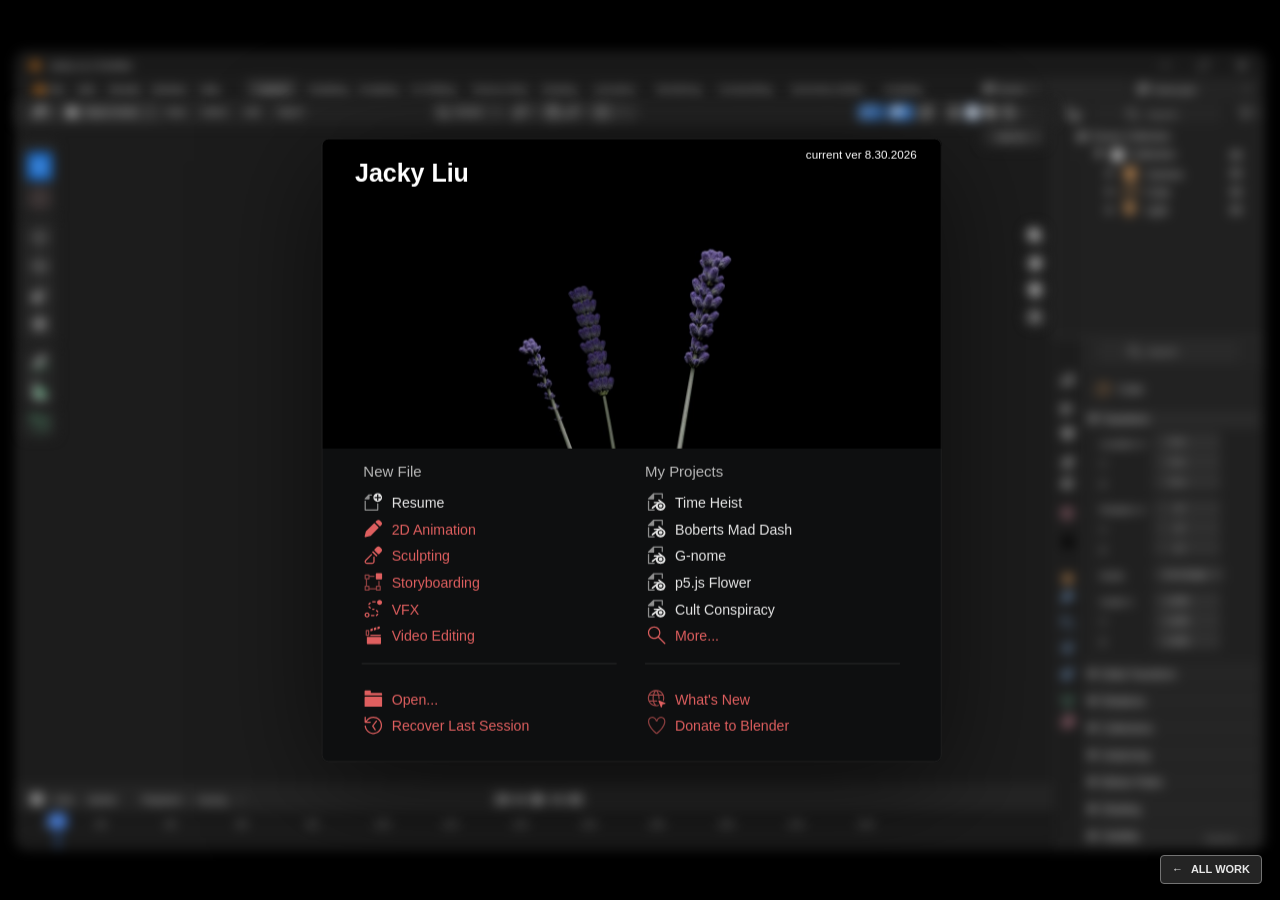
<file: game.html>
<!DOCTYPE html>
<html lang="en">
<head>
    <meta charset="UTF-8">
    <meta name="viewport" content="width=device-width, initial-scale=1.0">
    <title>Jacky Liu | Game &amp; Technical Art</title>
    <link rel="stylesheet" href="style.css?v=resume-pdf-wip-v1">
    <script src="startup.js?v=resume-pdf-wip-v1" defer></script>
    <script src="boberts.js?v=project-return-v1" defer></script>
    <script src="g-nome.js?v=project-return-v1" defer></script>
    <script src="cult-conspiracy.js?v=project-return-v1" defer></script>
    <script src="flower-showcase.js?v=project-return-v1" defer></script>
    <script type="module" src="showcase.js?v=project-return-v1"></script>
</head>
<body>
    <a class="portfolio-home-link" href="index.html" aria-label="Return to portfolio selection" title="All portfolios">
        <span aria-hidden="true">&#8592;</span>
        <span>All work</span>
    </a>
    <main class="startup-stage" aria-label="Jacky Liu portfolio">
        <div class="workspace-window">
            <img
                class="blender-ui"
                src="assets/blender_ui_shell.svg?v=seamless-viewport-controls"
                alt="Blender-style portfolio workspace"
            >
        </div>

        <div class="viewport-showcase" aria-label="Time Heist 3D model showcase">
            <canvas class="viewport-canvas"></canvas>
            <div class="model-status" role="status">Loading Time Heist model...</div>
        </div>

        <div class="flower-showcase" aria-label="p5.js procedural flower 3D showcase">
            <div class="flower-canvas-host"></div>
            <div class="flower-interaction-surface" role="button" tabindex="0" aria-label="Pause or orbit the procedural flower"></div>
            <div class="model-status flower-status" role="status">Generating procedural flower...</div>
        </div>

        <div class="boberts-showcase" aria-label="Boberts Mad Dash media showcase">
            <div class="boberts-media-stack">
                <section class="project-media-window boberts-video-window" aria-label="Boberts Mad Dash gameplay video">
                    <div class="project-media-titlebar">
                        <svg class="project-details-logo" viewBox="0 0 1800 1500" aria-hidden="true">
                            <use href="assets/blender_ui_grouped.svg#blender-blender"></use>
                        </svg>
                        <span>Gameplay_Preview.mp4</span>
                        <div class="project-window-controls" aria-hidden="true">
                            <span class="project-window-minimize"></span>
                            <span class="project-window-maximize"></span>
                            <span class="project-window-close"></span>
                        </div>
                    </div>
                    <div class="boberts-video-frame">
                        <iframe
                            title="Boberts Mad Dash gameplay video"
                            data-src="https://www.youtube-nocookie.com/embed/MgvmPtvbOAM?rel=0"
                            allow="accelerometer; autoplay; clipboard-write; encrypted-media; gyroscope; picture-in-picture; web-share"
                            allowfullscreen
                        ></iframe>
                    </div>
                </section>

                <section class="project-media-window boberts-gallery-window" aria-label="Boberts Mad Dash image showcase">
                    <div class="project-media-titlebar">
                        <svg class="project-details-logo" viewBox="0 0 1800 1500" aria-hidden="true">
                            <use href="assets/blender_ui_grouped.svg#blender-blender"></use>
                        </svg>
                        <span>Art_Development</span>
                        <div class="project-window-controls" aria-hidden="true">
                            <span class="project-window-minimize"></span>
                            <span class="project-window-maximize"></span>
                            <span class="project-window-close"></span>
                        </div>
                    </div>
                    <div class="boberts-gallery-frame">
                        <img class="boberts-gallery-image is-active" src="assets/projects/boberts/itch-01.png" alt="Bobert character artwork">
                        <img class="boberts-gallery-image" src="assets/projects/boberts/itch-02.png" alt="Boberts Mad Dash city gameplay">
                    </div>
                </section>
            </div>
        </div>

        <div class="g-nome-showcase" aria-label="G-NOME media showcase">
            <div class="g-nome-media-stack">
                <section class="project-media-window g-nome-video-window" aria-label="G-NOME gameplay video">
                    <div class="project-media-titlebar">
                        <svg class="project-details-logo" viewBox="0 0 1800 1500" aria-hidden="true">
                            <use href="assets/blender_ui_grouped.svg#blender-blender"></use>
                        </svg>
                        <span>G-NOME_Gameplay.mp4</span>
                        <div class="project-window-controls" aria-hidden="true">
                            <span class="project-window-minimize"></span>
                            <span class="project-window-maximize"></span>
                            <span class="project-window-close"></span>
                        </div>
                    </div>
                    <div class="g-nome-video-frame">
                        <iframe
                            title="G-NOME gameplay video"
                            data-src="https://www.youtube-nocookie.com/embed/psUDA7cmL-o?rel=0"
                            allow="accelerometer; autoplay; clipboard-write; encrypted-media; gyroscope; picture-in-picture; web-share"
                            allowfullscreen
                        ></iframe>
                    </div>
                </section>

                <section class="project-media-window g-nome-gallery-window" aria-label="G-NOME image showcase">
                    <div class="project-media-titlebar">
                        <svg class="project-details-logo" viewBox="0 0 1800 1500" aria-hidden="true">
                            <use href="assets/blender_ui_grouped.svg#blender-blender"></use>
                        </svg>
                        <span>Arena_And_Environment_Design</span>
                        <div class="project-window-controls" aria-hidden="true">
                            <span class="project-window-minimize"></span>
                            <span class="project-window-maximize"></span>
                            <span class="project-window-close"></span>
                        </div>
                    </div>
                    <div class="g-nome-gallery-frame">
                        <img class="g-nome-gallery-image is-active" src="assets/projects/g-nome/itch-07.png" alt="G-NOME multiplayer arena overview">
                        <img class="g-nome-gallery-image" src="assets/projects/g-nome/itch-04.png" alt="G-NOME arena with floating islands and bridges">
                    </div>
                </section>
            </div>
        </div>

        <div class="cult-showcase" aria-label="Cult Conspiracy media showcase">
            <div class="cult-media-stack">
                <section class="project-media-window cult-animation-window" aria-label="Cult Conspiracy animated game art">
                    <div class="project-media-titlebar">
                        <svg class="project-details-logo" viewBox="0 0 1800 1500" aria-hidden="true">
                            <use href="assets/blender_ui_grouped.svg#blender-blender"></use>
                        </svg>
                        <span>Animated_Game_Art.gif</span>
                        <div class="project-window-controls" aria-hidden="true">
                            <span class="project-window-minimize"></span>
                            <span class="project-window-maximize"></span>
                            <span class="project-window-close"></span>
                        </div>
                    </div>
                    <div class="cult-animation-frame">
                        <img class="cult-title-art" src="assets/projects/cult-conspiracy/title.png" alt="Cult Conspiracy title screen">
                        <img class="cult-sprite cult-sprite-investigator" src="assets/projects/cult-conspiracy/animation-01.gif" alt="Animated purple cult character">
                        <img class="cult-sprite cult-sprite-cultist" src="assets/projects/cult-conspiracy/animation-03.gif" alt="Animated gray cult character">
                        <img class="cult-sprite cult-sprite-magic" src="assets/projects/cult-conspiracy/animation-02.gif" alt="Animated purple magic effect">
                    </div>
                </section>

                <section class="project-media-window cult-gallery-window" aria-label="Cult Conspiracy art and gameplay showcase">
                    <div class="project-media-titlebar">
                        <svg class="project-details-logo" viewBox="0 0 1800 1500" aria-hidden="true">
                            <use href="assets/blender_ui_grouped.svg#blender-blender"></use>
                        </svg>
                        <span>Cutscenes_And_Gameplay</span>
                        <div class="project-window-controls" aria-hidden="true">
                            <span class="project-window-minimize"></span>
                            <span class="project-window-maximize"></span>
                            <span class="project-window-close"></span>
                        </div>
                    </div>
                    <div class="cult-gallery-frame">
                        <img class="cult-gallery-image is-active" src="assets/projects/cult-conspiracy/screenshot-01.png" alt="Hand-drawn Cult Conspiracy cave cutscene">
                        <img class="cult-gallery-image" src="assets/projects/cult-conspiracy/screenshot-02.png" alt="Cult Conspiracy shooting tutorial gameplay">
                    </div>
                </section>
            </div>
        </div>

        <div class="viewport-controls" aria-hidden="true">
            <svg class="viewport-control-header" viewBox="0 29 1190 26" preserveAspectRatio="none">
                <use href="assets/blender_ui_grouped.svg?v=viewport-transform-controls#viewport-header"></use>
            </svg>
            <svg class="viewport-control-toolbar" viewBox="0 55 54 370" preserveAspectRatio="xMinYMin meet">
                <use href="assets/blender_ui_grouped.svg?v=viewport-transform-controls#left-toolbar"></use>
            </svg>
            <svg class="viewport-control-options" viewBox="1100 55 90 30" preserveAspectRatio="xMaxYMin meet">
                <use href="assets/blender_ui_grouped.svg?v=viewport-transform-controls#viewport-options"></use>
            </svg>
            <svg class="viewport-control-navigation" viewBox="1150 155 40 140" preserveAspectRatio="xMaxYMin meet">
                <use href="assets/blender_ui_grouped.svg?v=viewport-transform-controls#right-viewport-nav"></use>
            </svg>
        </div>

        <aside class="project-details project-details-time-heist" data-project-details="time-heist" aria-hidden="true" aria-label="Time Heist project details" inert>
            <div class="project-details-titlebar">
                <svg class="project-details-logo" viewBox="0 0 1800 1500" aria-hidden="true">
                    <use href="assets/blender_ui_grouped.svg#blender-blender"></use>
                </svg>
                <span class="project-details-filename">Time Heist.blend</span>
                <div class="project-window-controls" aria-hidden="true">
                    <span class="project-window-minimize"></span>
                    <span class="project-window-maximize"></span>
                    <span class="project-window-close"></span>
                </div>
            </div>
            <div class="project-details-body">
                <div class="project-heading">
                    <div class="project-meta">
                        <span>In development</span>
                        <span>27+ weeks</span>
                    </div>
                    <h1>Time Heist</h1>
                    <p class="project-summary">
                        A stealth puzzle game about breaking into Time Corp and using time travel to explore the building across repeated nights.
                    </p>
                </div>

                <div class="project-scope">
                    <div>
                        <span>Primary role</span>
                        <strong>Lead 3D Artist</strong>
                    </div>
                    <div>
                        <span>Additional disciplines</span>
                        <strong>Environment Art, Animation, Level Design</strong>
                    </div>
                </div>

                <div class="asset-preview-row" aria-live="polite">
                    <span>Selected asset</span>
                    <strong data-active-model>PC workstation</strong>
                </div>

                <section class="project-contribution" aria-labelledby="time-heist-contribution-heading">
                    <div class="contribution-heading">
                        <h2 id="time-heist-contribution-heading">Selected contributions</h2>
                        <span>Jacky Liu</span>
                    </div>
                    <ol>
                        <li>
                            <span class="contribution-index">01</span>
                            <div>
                                <strong>3D environment production</strong>
                                <p>Created most of the 3D models that establish the world of Time Corp.</p>
                            </div>
                        </li>
                        <li>
                            <span class="contribution-index">02</span>
                            <div>
                                <strong>Level layout and spatial flow</strong>
                                <p>Contributed to the structure of levels and how players move through each space.</p>
                            </div>
                        </li>
                        <li>
                            <span class="contribution-index">03</span>
                            <div>
                                <strong>Environmental puzzle design</strong>
                                <p>Helped shape how puzzles are discovered, navigated, and solved through the environment.</p>
                            </div>
                        </li>
                    </ol>
                </section>

                <div class="project-footer">
                    <span class="project-genre">Stealth puzzle game</span>
                    <div class="project-footer-actions">
                        <button class="project-exit" type="button">Exit to Projects</button>
                        <a class="project-link" href="https://surfinkreeper.itch.io/time-heist" target="_blank" rel="noreferrer">
                            View on itch.io
                        </a>
                    </div>
                </div>
            </div>
        </aside>

        <aside class="project-details project-details-boberts" data-project-details="boberts-mad-dash" aria-hidden="true" aria-label="Boberts Mad Dash project details" inert>
            <div class="project-details-titlebar">
                <svg class="project-details-logo" viewBox="0 0 1800 1500" aria-hidden="true">
                    <use href="assets/blender_ui_grouped.svg#blender-blender"></use>
                </svg>
                <span class="project-details-filename">Boberts_Mad_Dash.blend</span>
                <div class="project-window-controls" aria-hidden="true">
                    <span class="project-window-minimize"></span>
                    <span class="project-window-maximize"></span>
                    <span class="project-window-close"></span>
                </div>
            </div>
            <div class="project-details-body">
                <div class="project-heading">
                    <div class="project-meta">
                        <span>In development</span>
                        <span>2-3 months</span>
                    </div>
                    <h1>Bobert's Mad Dash</h1>
                    <p class="project-summary">
                        A fast 3D skateboarding game about stylish movement, tricks, and urban exploration through a playful city.
                    </p>
                </div>

                <div class="project-scope">
                    <div>
                        <span>Primary role</span>
                        <strong>Lead 3D &amp; Technical Artist</strong>
                    </div>
                    <div>
                        <span>Additional disciplines</span>
                        <strong>Shader Graphs, VFX, Lighting</strong>
                    </div>
                </div>

                <section class="project-contribution" aria-labelledby="boberts-contribution-heading">
                    <div class="contribution-heading">
                        <h2 id="boberts-contribution-heading">Selected contributions</h2>
                        <span>Jacky Liu</span>
                    </div>
                    <ol>
                        <li>
                            <span class="contribution-index">01</span>
                            <div>
                                <strong>Toon shading and halftones</strong>
                                <p>Built primarily node-based toon shaders and halftone treatments that shape the game's illustrated look, with targeted HLSL where needed.</p>
                            </div>
                        </li>
                        <li>
                            <span class="contribution-index">02</span>
                            <div>
                                <strong>Connected hard-surface outlines</strong>
                                <p>Worked through normal-based outline artifacts where square corners could split and extrude outward, keeping silhouettes visually connected around hard-edged forms.</p>
                            </div>
                        </li>
                        <li>
                            <span class="contribution-index">03</span>
                            <div>
                                <strong>3D pipeline and mesh cleanup</strong>
                                <p>Led 3D art support, helped modelers improve UVs and topology, and used ProBuilder geometry tools to remove excessive faces from environment assets.</p>
                            </div>
                        </li>
                        <li>
                            <span class="contribution-index">04</span>
                            <div>
                                <strong>VFX and scene lighting</strong>
                                <p>Created effects including sparks and motion trails, and contributed to the lighting that supports the game's speed and readability.</p>
                            </div>
                        </li>
                    </ol>
                </section>

                <div class="project-footer">
                    <span class="project-genre">3D action and racing</span>
                    <div class="project-footer-actions">
                        <button class="project-exit" type="button">Exit to Projects</button>
                        <a class="project-link" href="https://frenchfrys.itch.io/boberts-mad-dash-to-the-silly-and-whimsy-factory" target="_blank" rel="noreferrer">
                            View on itch.io
                        </a>
                    </div>
                </div>
            </div>
        </aside>

        <aside class="project-details project-details-g-nome" data-project-details="g-nome" aria-hidden="true" aria-label="G-NOME project details" inert>
            <div class="project-details-titlebar">
                <svg class="project-details-logo" viewBox="0 0 1800 1500" aria-hidden="true">
                    <use href="assets/blender_ui_grouped.svg#blender-blender"></use>
                </svg>
                <span class="project-details-filename">G-NOME.blend</span>
                <div class="project-window-controls" aria-hidden="true">
                    <span class="project-window-minimize"></span>
                    <span class="project-window-maximize"></span>
                    <span class="project-window-close"></span>
                </div>
            </div>
            <div class="project-details-body">
                <div class="project-heading">
                    <div class="project-meta">
                        <span>Released WIP build</span>
                        <span>Z3 Expo 2025</span>
                    </div>
                    <h1>G-NOME</h1>
                    <p class="project-summary">
                        A fast multiplayer arena shooter where players combine movement, offense, and utility abilities to build their own gnome loadout.
                    </p>
                </div>

                <div class="project-scope">
                    <div>
                        <span>Primary role</span>
                        <strong>Level Designer &amp; 3D Artist</strong>
                    </div>
                    <div>
                        <span>Project focus</span>
                        <strong>Arena Layout, Environment Art</strong>
                    </div>
                </div>

                <section class="project-contribution" aria-labelledby="g-nome-contribution-heading">
                    <div class="contribution-heading">
                        <h2 id="g-nome-contribution-heading">Selected contributions</h2>
                        <span>Jacky Liu</span>
                    </div>
                    <ol>
                        <li>
                            <span class="contribution-index">01</span>
                            <div>
                                <strong>Multiplayer arena flow</strong>
                                <p>Contributed to combat layouts with clear sightlines, quick routes back into action, and space for fast FPS movement.</p>
                            </div>
                        </li>
                        <li>
                            <span class="contribution-index">02</span>
                            <div>
                                <strong>Ability-aware level design</strong>
                                <p>Shaped traversal and combat spaces around movement abilities such as dashing, leaping, and teleporting.</p>
                            </div>
                        </li>
                        <li>
                            <span class="contribution-index">03</span>
                            <div>
                                <strong>3D environment production</strong>
                                <p>Created and supported low-poly environment assets that establish the arena's playful floating-island setting.</p>
                            </div>
                        </li>
                    </ol>
                </section>

                <div class="project-footer">
                    <span class="project-genre">Multiplayer arena FPS</span>
                    <div class="project-footer-actions">
                        <button class="project-exit" type="button">Exit to Projects</button>
                        <a class="project-link" href="https://frenchfrys.itch.io/g-nome" target="_blank" rel="noreferrer">
                            View on itch.io
                        </a>
                    </div>
                </div>
            </div>
        </aside>

        <aside class="project-details project-details-p5-flower" data-project-details="p5-flower" aria-hidden="true" aria-label="p5.js Flower project details" inert>
            <div class="project-details-titlebar">
                <svg class="project-details-logo" viewBox="0 0 1800 1500" aria-hidden="true">
                    <use href="assets/blender_ui_grouped.svg#blender-blender"></use>
                </svg>
                <span class="project-details-filename">p5_Flower.js</span>
                <div class="project-window-controls" aria-hidden="true">
                    <span class="project-window-minimize"></span>
                    <span class="project-window-maximize"></span>
                    <span class="project-window-close"></span>
                </div>
            </div>
            <div class="project-details-body">
                <div class="project-heading">
                    <div class="project-meta">
                        <span>Procedural graphics</span>
                        <span>2 weeks</span>
                    </div>
                    <h1>p5.js Flower</h1>
                    <p class="project-summary">
                        An interactive 3D flower generated with trigonometric functions and parametric equations, inspired by J&aacute;nos Karsai.
                    </p>
                </div>

                <div class="project-scope">
                    <div>
                        <span>Primary role</span>
                        <strong>Interactive Developer</strong>
                    </div>
                    <div>
                        <span>Project focus</span>
                        <strong>Procedural 3D, Mathematical Visualization</strong>
                    </div>
                </div>

                <section class="project-contribution" aria-labelledby="p5-flower-contribution-heading">
                    <div class="contribution-heading">
                        <h2 id="p5-flower-contribution-heading">Mathematical approach</h2>
                        <span>Jacky Liu</span>
                    </div>
                    <ol>
                        <li>
                            <span class="contribution-index">01</span>
                            <div>
                                <strong>Polar coordinate petals</strong>
                                <p>Used angular sampling and polar coordinates to generate the repeating petal formations.</p>
                            </div>
                        </li>
                        <li>
                            <span class="contribution-index">02</span>
                            <div>
                                <strong>Power-controlled curvature</strong>
                                <p>Applied power functions to tune the sharpness and curvature of each petal.</p>
                            </div>
                        </li>
                        <li>
                            <span class="contribution-index">03</span>
                            <div>
                                <strong>Exponential bloom profile</strong>
                                <p>Used exponential decay to form the gradual cone-like transition from the stem into the bloom.</p>
                            </div>
                        </li>
                        <li>
                            <span class="contribution-index">04</span>
                            <div>
                                <strong>Bump mapping</strong>
                                <p>Added a procedural bump function to create organic texture variation along the petal edges.</p>
                            </div>
                        </li>
                    </ol>
                </section>

                <div class="project-footer">
                    <span class="project-genre">Interactive generative art</span>
                    <div class="project-footer-actions">
                        <button class="project-exit" type="button">Exit to Projects</button>
                        <a class="project-link" href="https://editor.p5js.org/jackyliu432/sketches/OWZIvngLd" target="_blank" rel="noreferrer">
                            View p5.js sketch
                        </a>
                    </div>
                </div>
            </div>
        </aside>

        <aside class="project-details project-details-cult" data-project-details="cult-conspiracy" aria-hidden="true" aria-label="Cult Conspiracy project details" inert>
            <div class="project-details-titlebar">
                <svg class="project-details-logo" viewBox="0 0 1800 1500" aria-hidden="true">
                    <use href="assets/blender_ui_grouped.svg#blender-blender"></use>
                </svg>
                <span class="project-details-filename">Cult_Conspiracy.project</span>
                <div class="project-window-controls" aria-hidden="true">
                    <span class="project-window-minimize"></span>
                    <span class="project-window-maximize"></span>
                    <span class="project-window-close"></span>
                </div>
            </div>
            <div class="project-details-body">
                <div class="project-heading">
                    <div class="project-meta">
                        <span>48-hour game jam</span>
                        <span>Fall 2024 ZotJam</span>
                    </div>
                    <h1>Cult Conspiracy</h1>
                    <p class="project-summary">
                        A spooky bullet-hell game about an investigative journalist infiltrating a cult and fighting through magic, enemies, and escalating chaos.
                    </p>
                </div>

                <div class="project-scope">
                    <div>
                        <span>Primary role</span>
                        <strong>2D Artist &amp; Art Programmer</strong>
                    </div>
                    <div>
                        <span>Project focus</span>
                        <strong>Pixel Art, Cutscenes, Animated Intro</strong>
                    </div>
                </div>

                <section class="project-contribution" aria-labelledby="cult-contribution-heading">
                    <div class="contribution-heading">
                        <h2 id="cult-contribution-heading">Selected contributions</h2>
                        <span>Jacky Liu</span>
                    </div>
                    <ol>
                        <li>
                            <span class="contribution-index">01</span>
                            <div>
                                <strong>Hand-drawn narrative cutscenes</strong>
                                <p>Created story artwork that introduces the infiltration and carries the game's eerie atmosphere between gameplay moments.</p>
                            </div>
                        </li>
                        <li>
                            <span class="contribution-index">02</span>
                            <div>
                                <strong>Animated intro background</strong>
                                <p>Programmed the moving background used in the introduction, bringing the opening scene to life within the jam's two-day deadline.</p>
                            </div>
                        </li>
                        <li>
                            <span class="contribution-index">03</span>
                            <div>
                                <strong>2D visual production</strong>
                                <p>Designed and implemented key visual elements that support the cult theme, magical action, and overall game atmosphere.</p>
                            </div>
                        </li>
                    </ol>
                </section>

                <div class="project-footer">
                    <span class="project-genre">Spooky bullet hell</span>
                    <div class="project-footer-actions">
                        <button class="project-exit" type="button">Exit to Projects</button>
                        <a class="project-link" href="https://frenchfrys.itch.io/cult-conspiracies" target="_blank" rel="noreferrer">
                            View on itch.io
                        </a>
                    </div>
                </div>
            </div>
        </aside>

        <div class="resume-backdrop" aria-hidden="true"></div>
        <section class="resume-window" role="dialog" aria-modal="true" aria-labelledby="resume-heading" aria-hidden="true" inert>
            <div class="resume-titlebar">
                <svg class="project-details-logo" viewBox="0 0 1800 1500" aria-hidden="true">
                    <use href="assets/blender_ui_grouped.svg#blender-blender"></use>
                </svg>
                <span id="resume-heading">Jacky_Liu_Resume.pdf</span>
                <button class="resume-close" type="button" aria-label="Close resume" title="Close resume"></button>
            </div>
            <iframe
                class="resume-pdf"
                src="assets/resume/Jacky_Liu_Resume.pdf#view=FitH&amp;toolbar=1&amp;navpanes=0"
                title="Jacky Liu resume PDF"
            ></iframe>
        </section>

        <div class="startup-window">
            <div class="startup-art" aria-hidden="true">
                <video
                    class="startup-video startup-video-intro"
                    src="assets/media/flowers-intro.mp4?v=idle-handoff"
                    poster="assets/media/flowers-poster.jpg"
                    muted playsinline preload="auto"
                    disablepictureinpicture tabindex="-1"
                ></video>
                <video
                    class="startup-video startup-video-idle"
                    src="assets/media/flowers-idle.mp4?v=breathing-quicker"
                    muted loop playsinline preload="auto"
                    disablepictureinpicture tabindex="-1"
                ></video>
            </div>
            <img
                class="startup-frame"
                src="assets/blender_startup_grouped_jacky_v7.svg?v=resume-pdf-wip"
                alt="Jacky Liu portfolio startup window with project list"
            >
            <button class="resume-trigger" type="button" aria-label="Open resume" aria-haspopup="dialog" aria-expanded="false"></button>
            <div class="wip-menu" aria-label="Work in progress items">
                <span class="wip-entry" data-wip="2d-animation" tabindex="0" aria-label="2D Animation - WIP" title="WIP"></span>
                <span class="wip-entry" data-wip="sculpting" tabindex="0" aria-label="Sculpting - WIP" title="WIP"></span>
                <span class="wip-entry" data-wip="storyboarding" tabindex="0" aria-label="Storyboarding - WIP" title="WIP"></span>
                <span class="wip-entry" data-wip="vfx" tabindex="0" aria-label="VFX - WIP" title="WIP"></span>
                <span class="wip-entry" data-wip="video-editing" tabindex="0" aria-label="Video Editing - WIP" title="WIP"></span>
                <span class="wip-entry" data-wip="more" tabindex="0" aria-label="More projects - WIP" title="WIP"></span>
                <span class="wip-entry" data-wip="open" tabindex="0" aria-label="Open - WIP" title="WIP"></span>
                <span class="wip-entry" data-wip="recover" tabindex="0" aria-label="Recover Last Session - WIP" title="WIP"></span>
                <span class="wip-entry" data-wip="whats-new" tabindex="0" aria-label="What's New - WIP" title="WIP"></span>
                <span class="wip-entry" data-wip="donate" tabindex="0" aria-label="Donate to Blender - WIP" title="WIP"></span>
            </div>
            <div class="project-menu" aria-label="My Projects">
                <button type="button" data-project="time-heist" aria-label="Open Time Heist"></button>
                <button type="button" data-project="boberts-mad-dash" aria-label="Open Boberts Mad Dash"></button>
                <button type="button" data-project="g-nome" aria-label="Open G-NOME"></button>
                <button type="button" data-project="p5-flower" aria-label="Open p5.js Flower"></button>
                <button type="button" data-project="cult-conspiracy" aria-label="Open Cult Conspiracy"></button>
            </div>
        </div>
    </main>
</body>
</html>
</file>
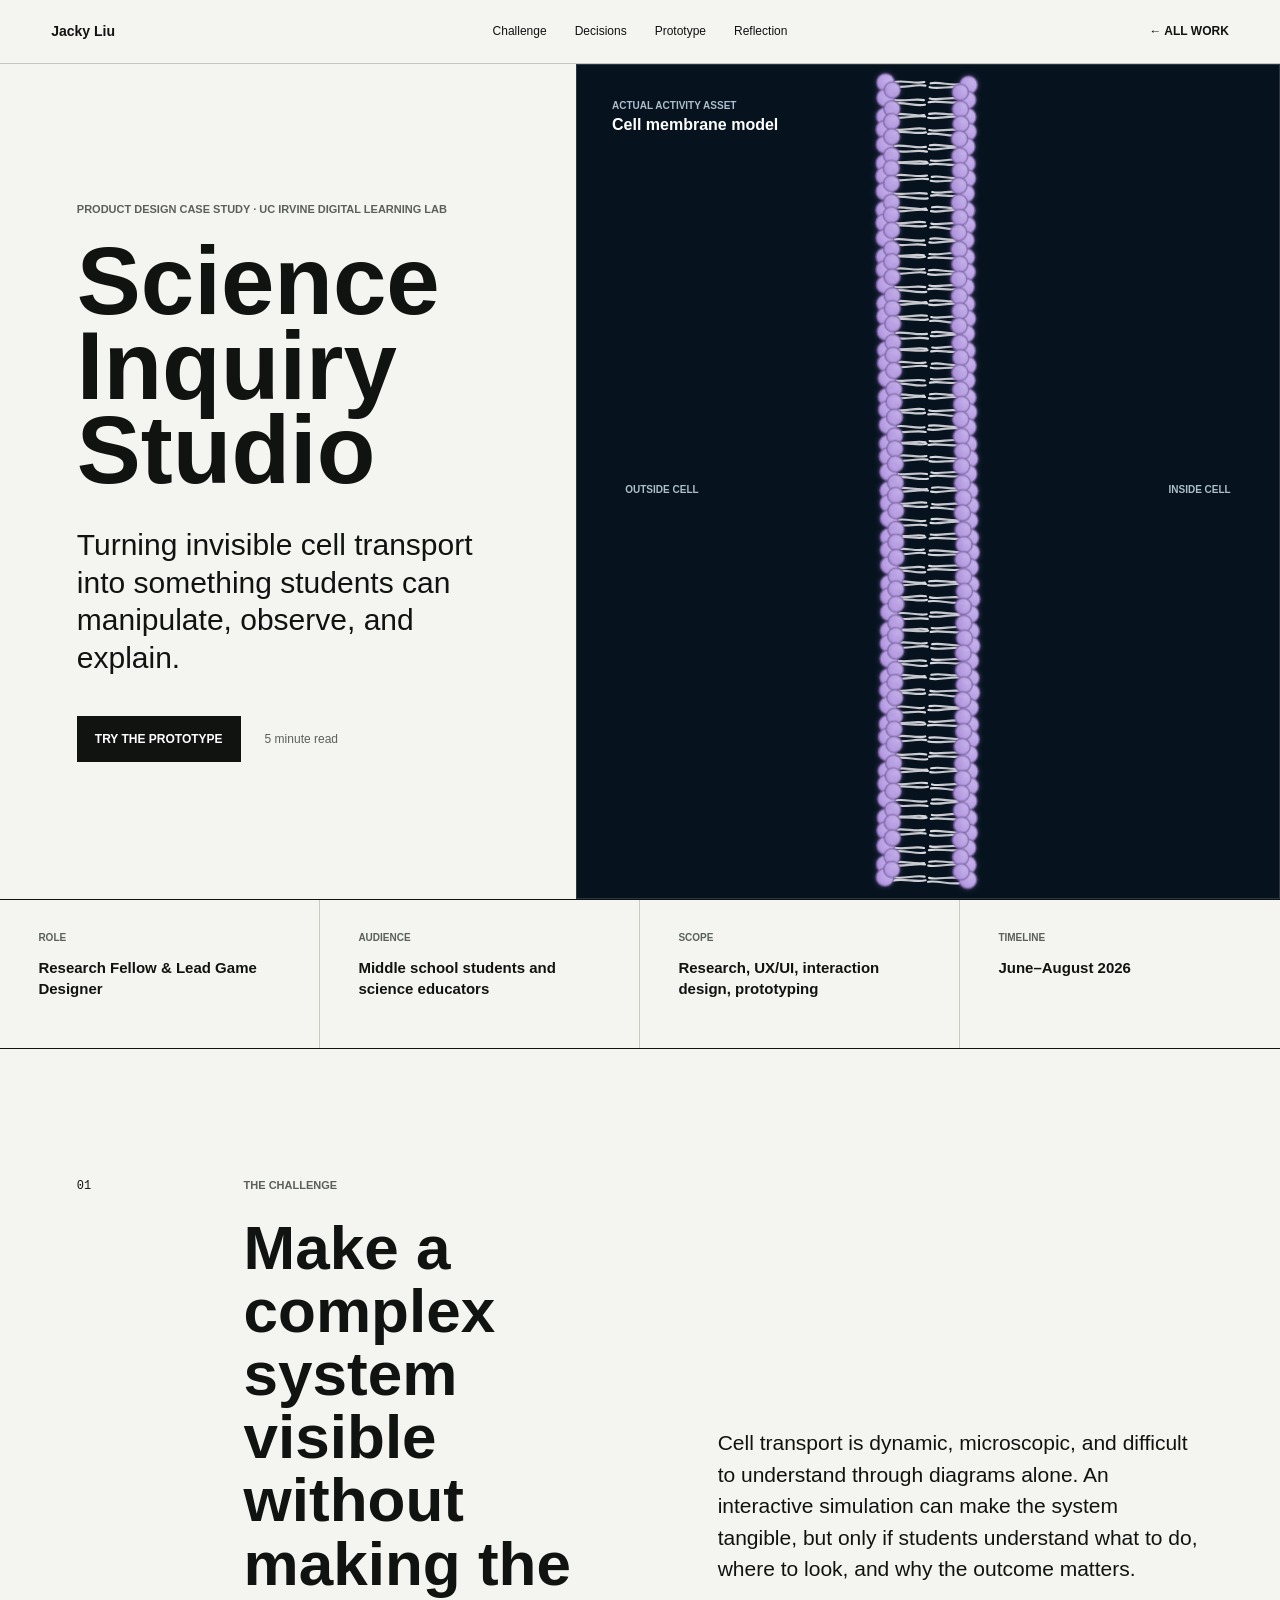
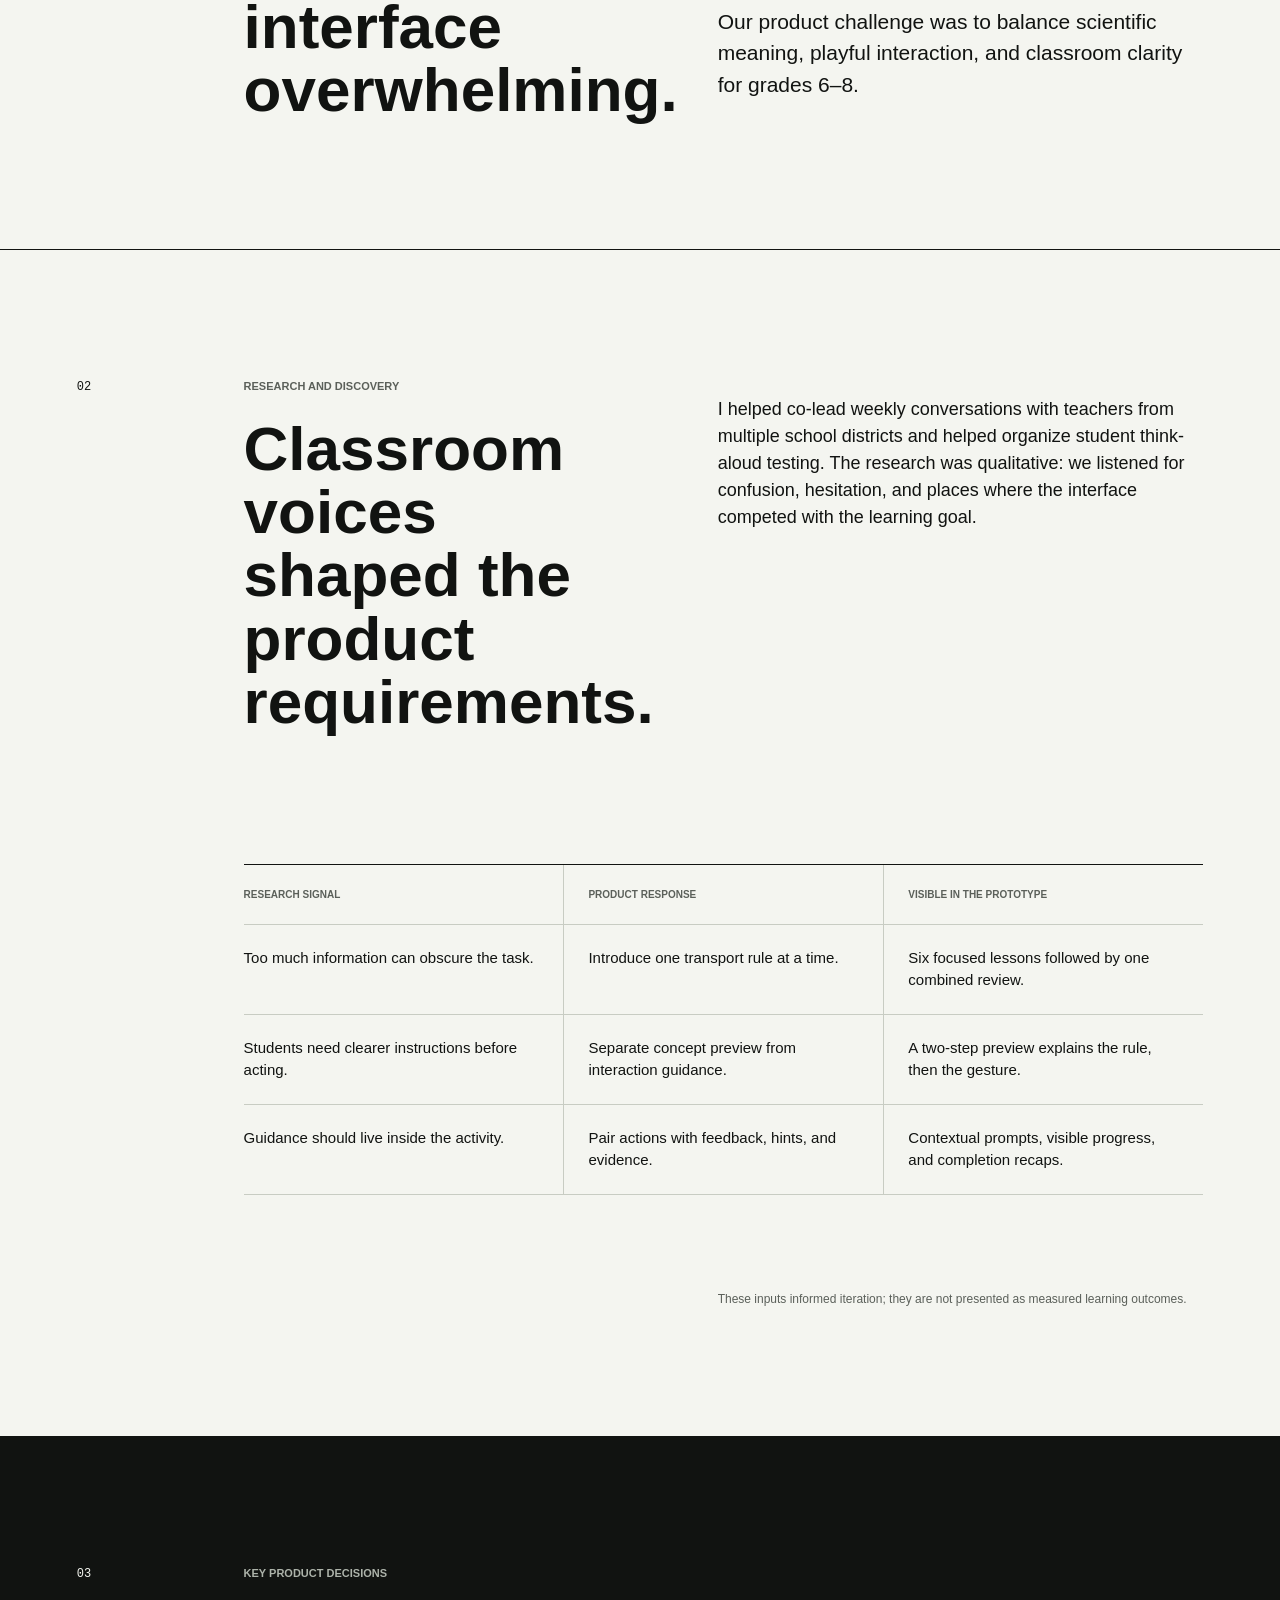
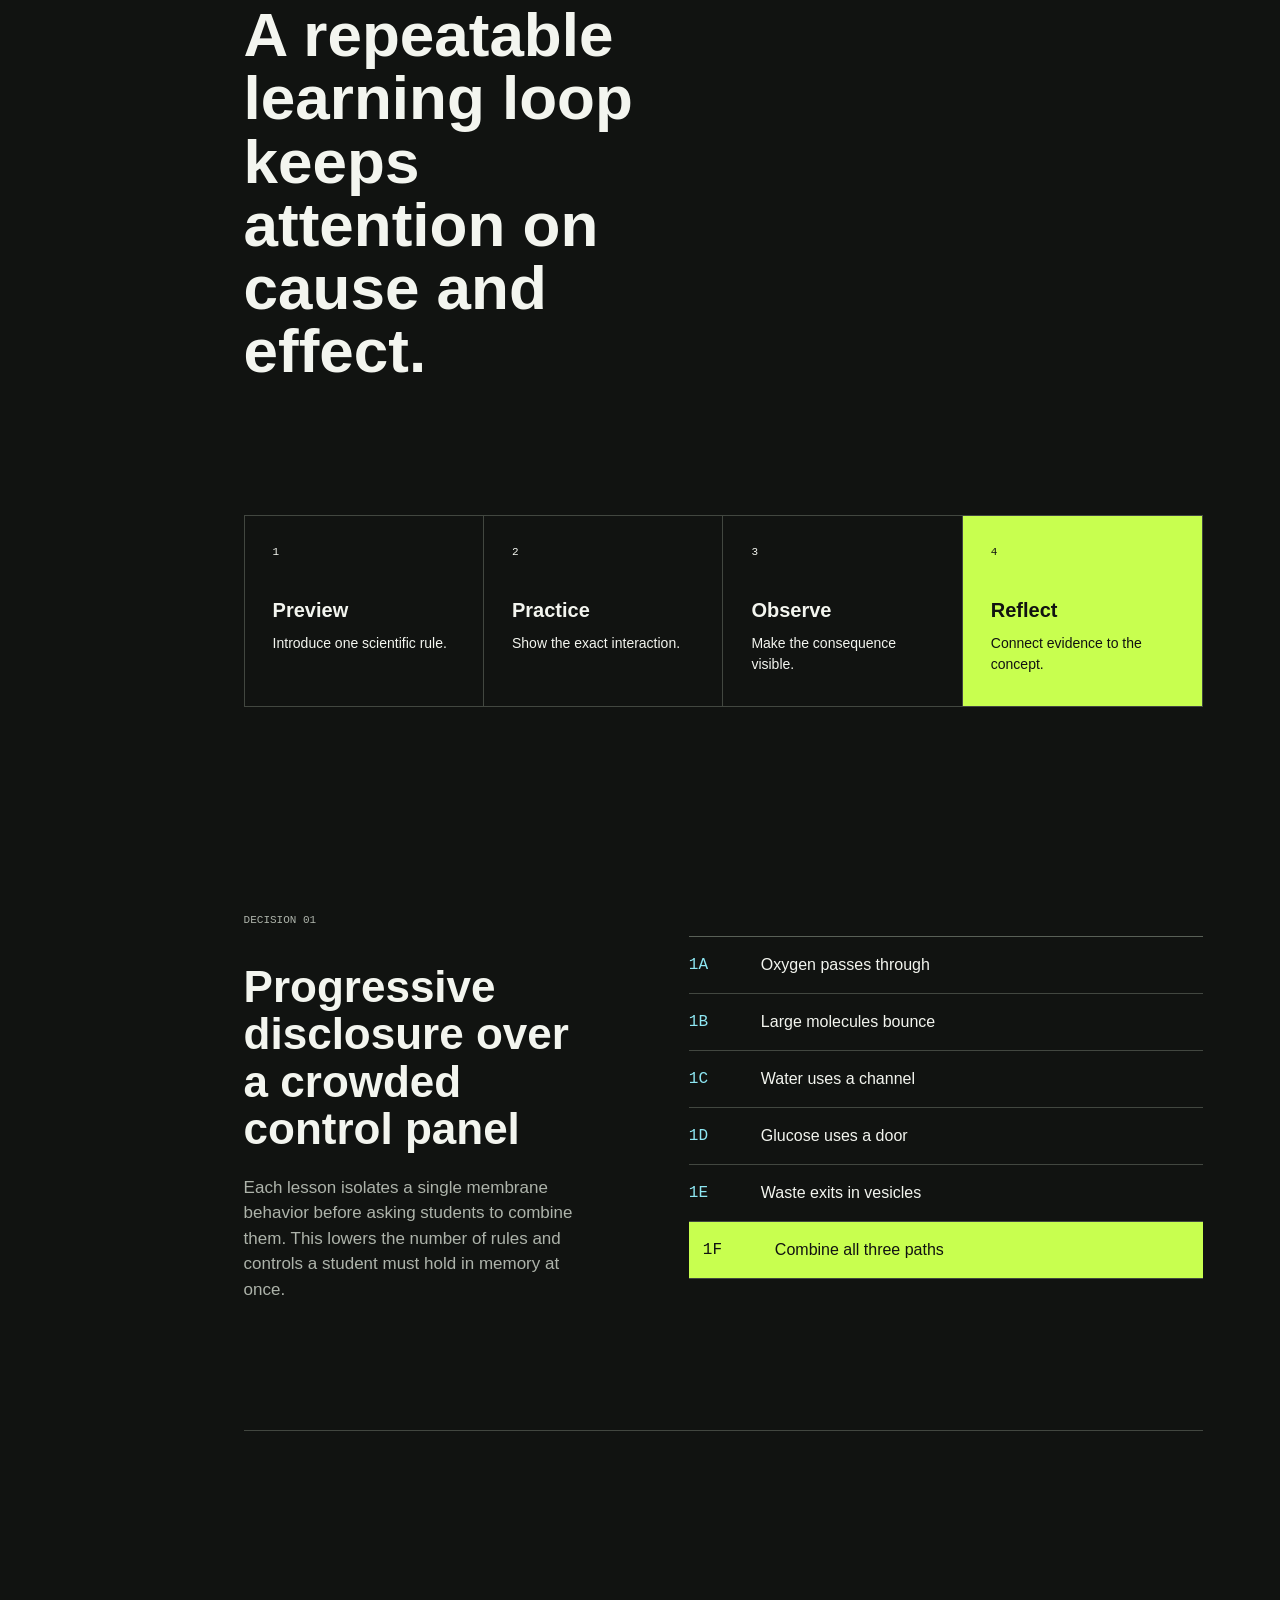
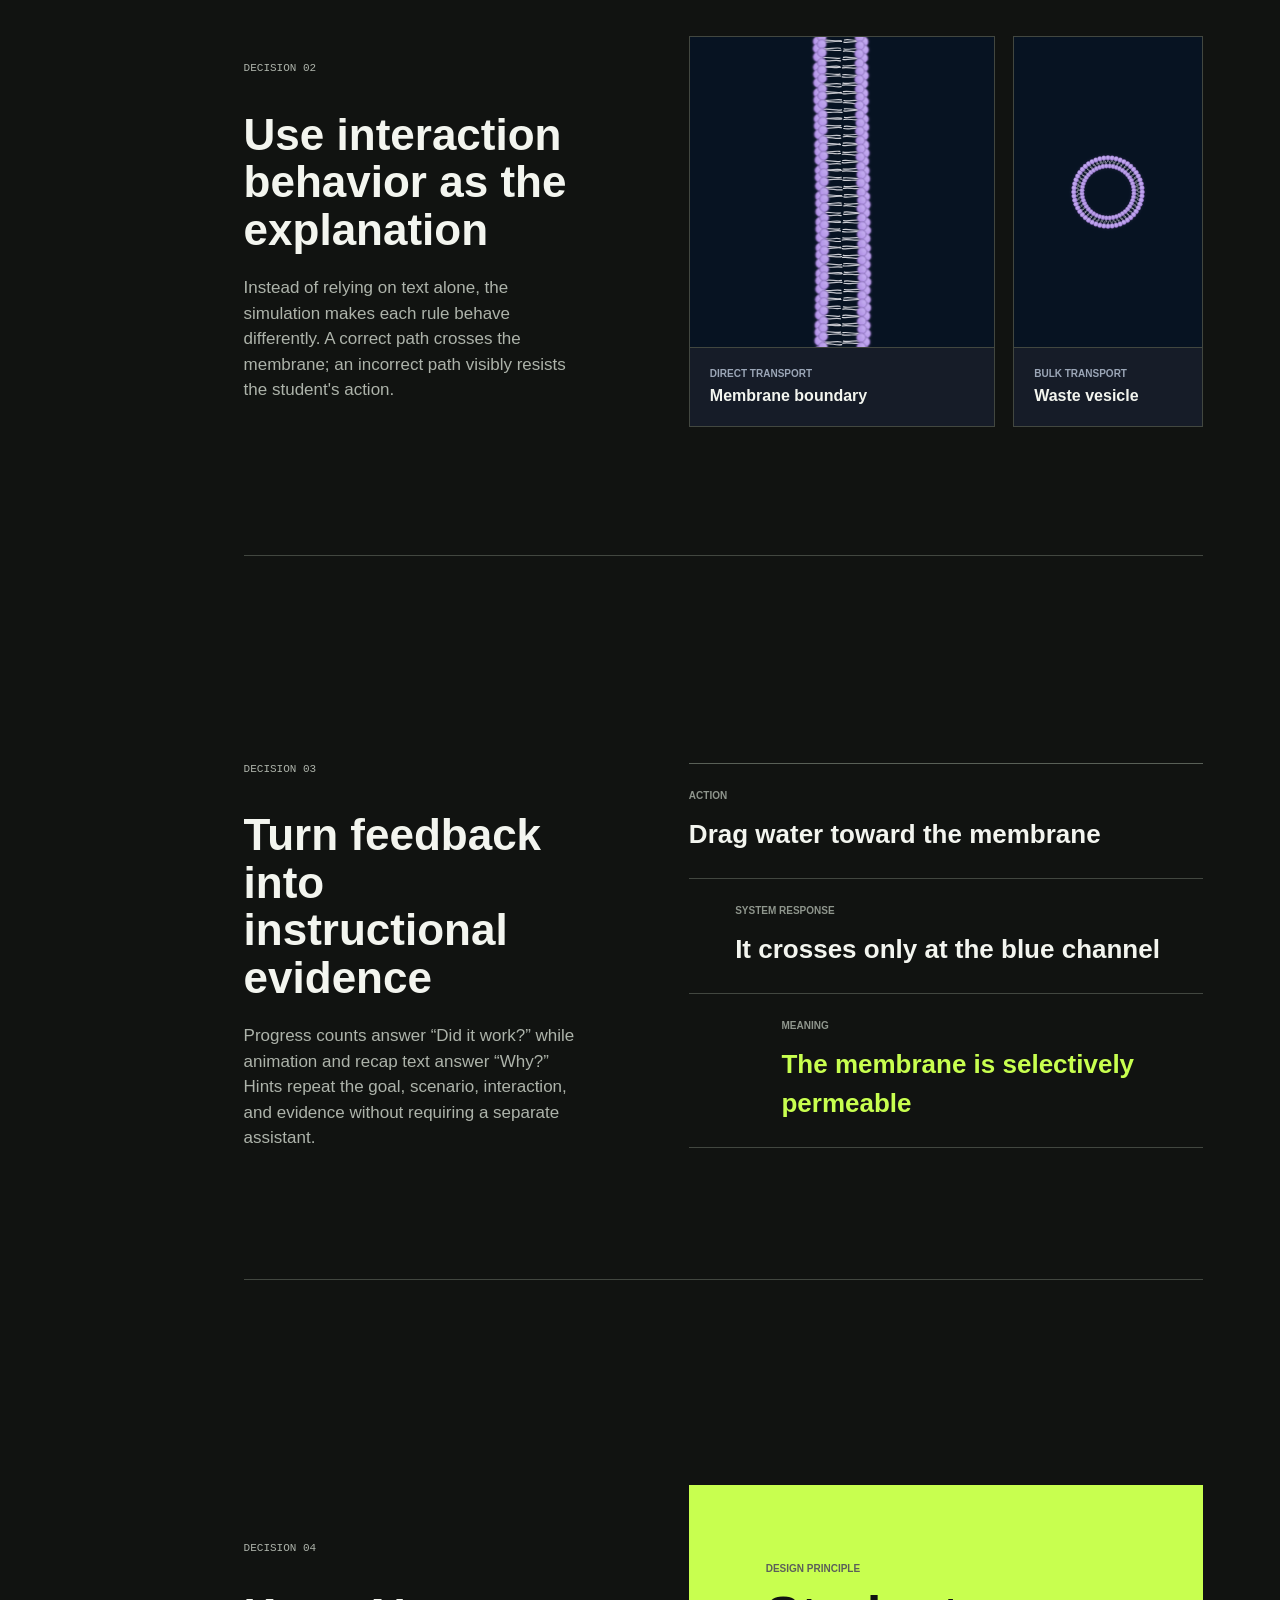
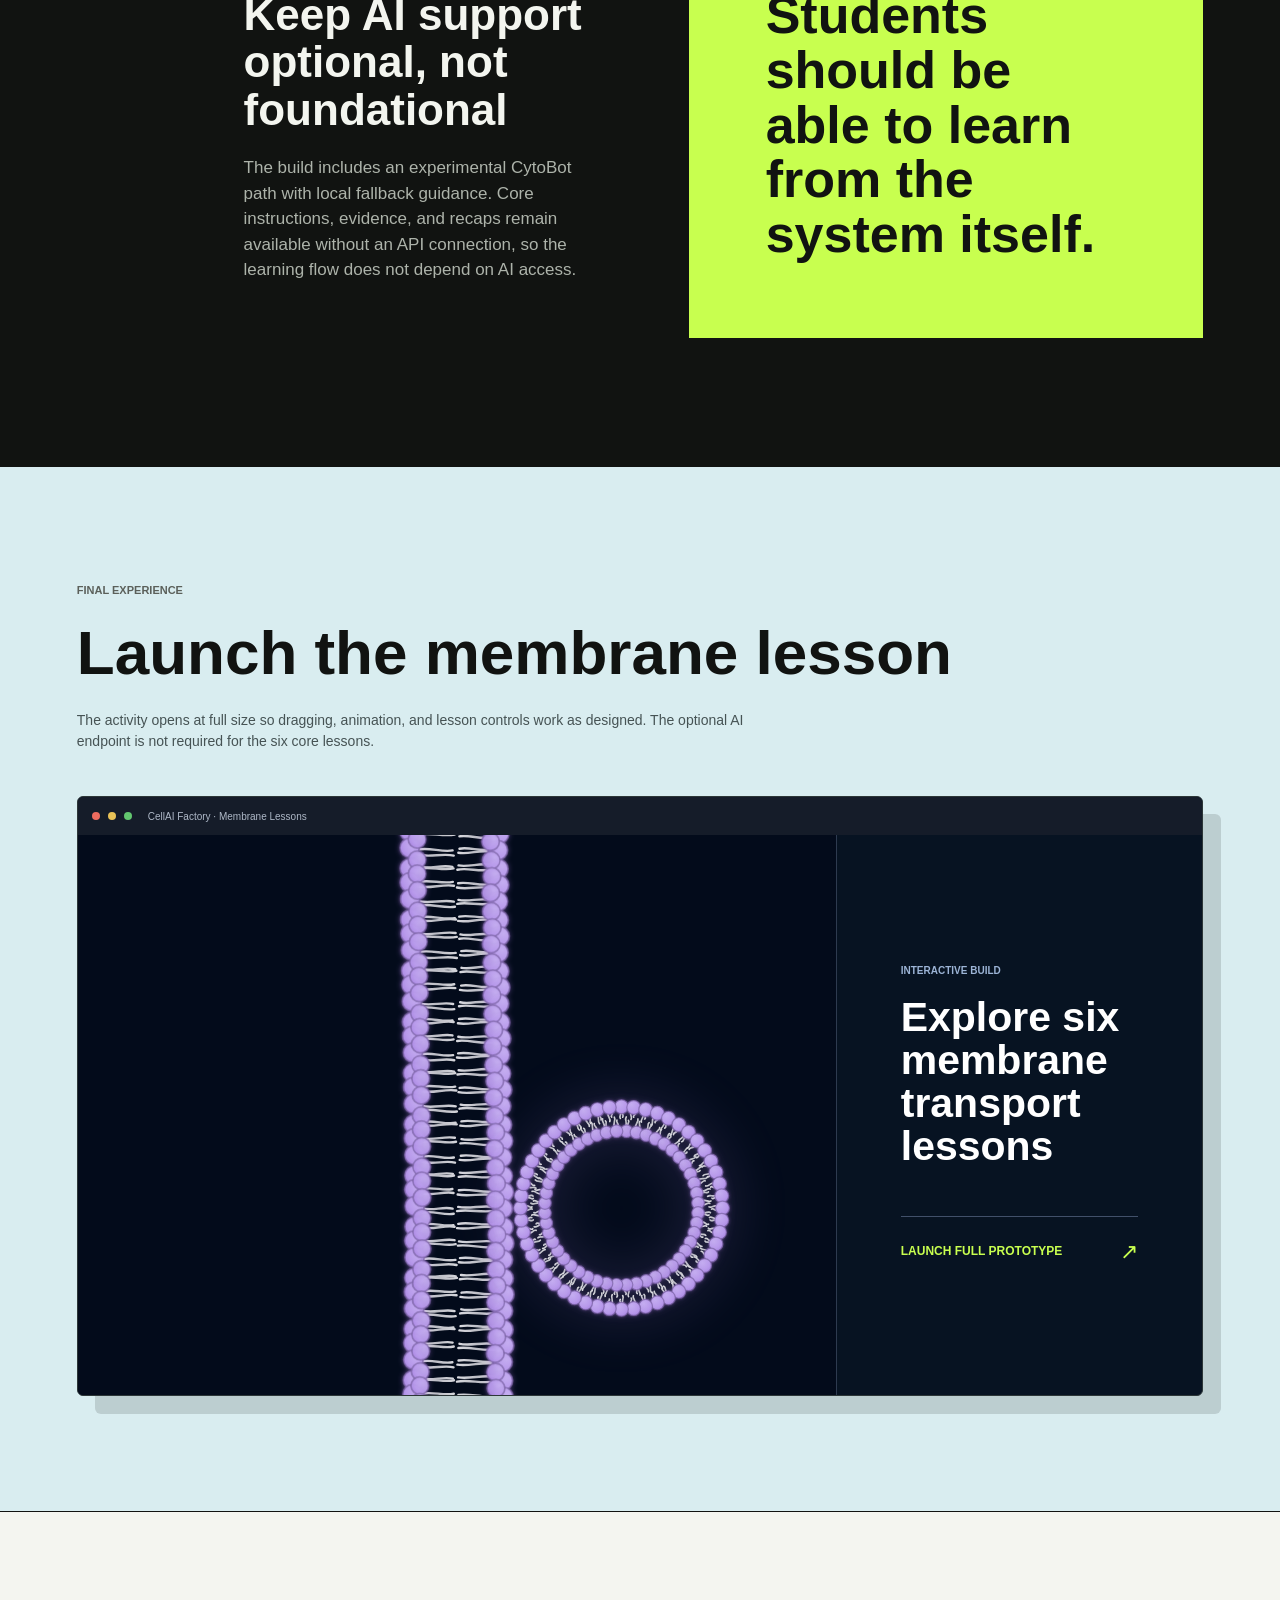
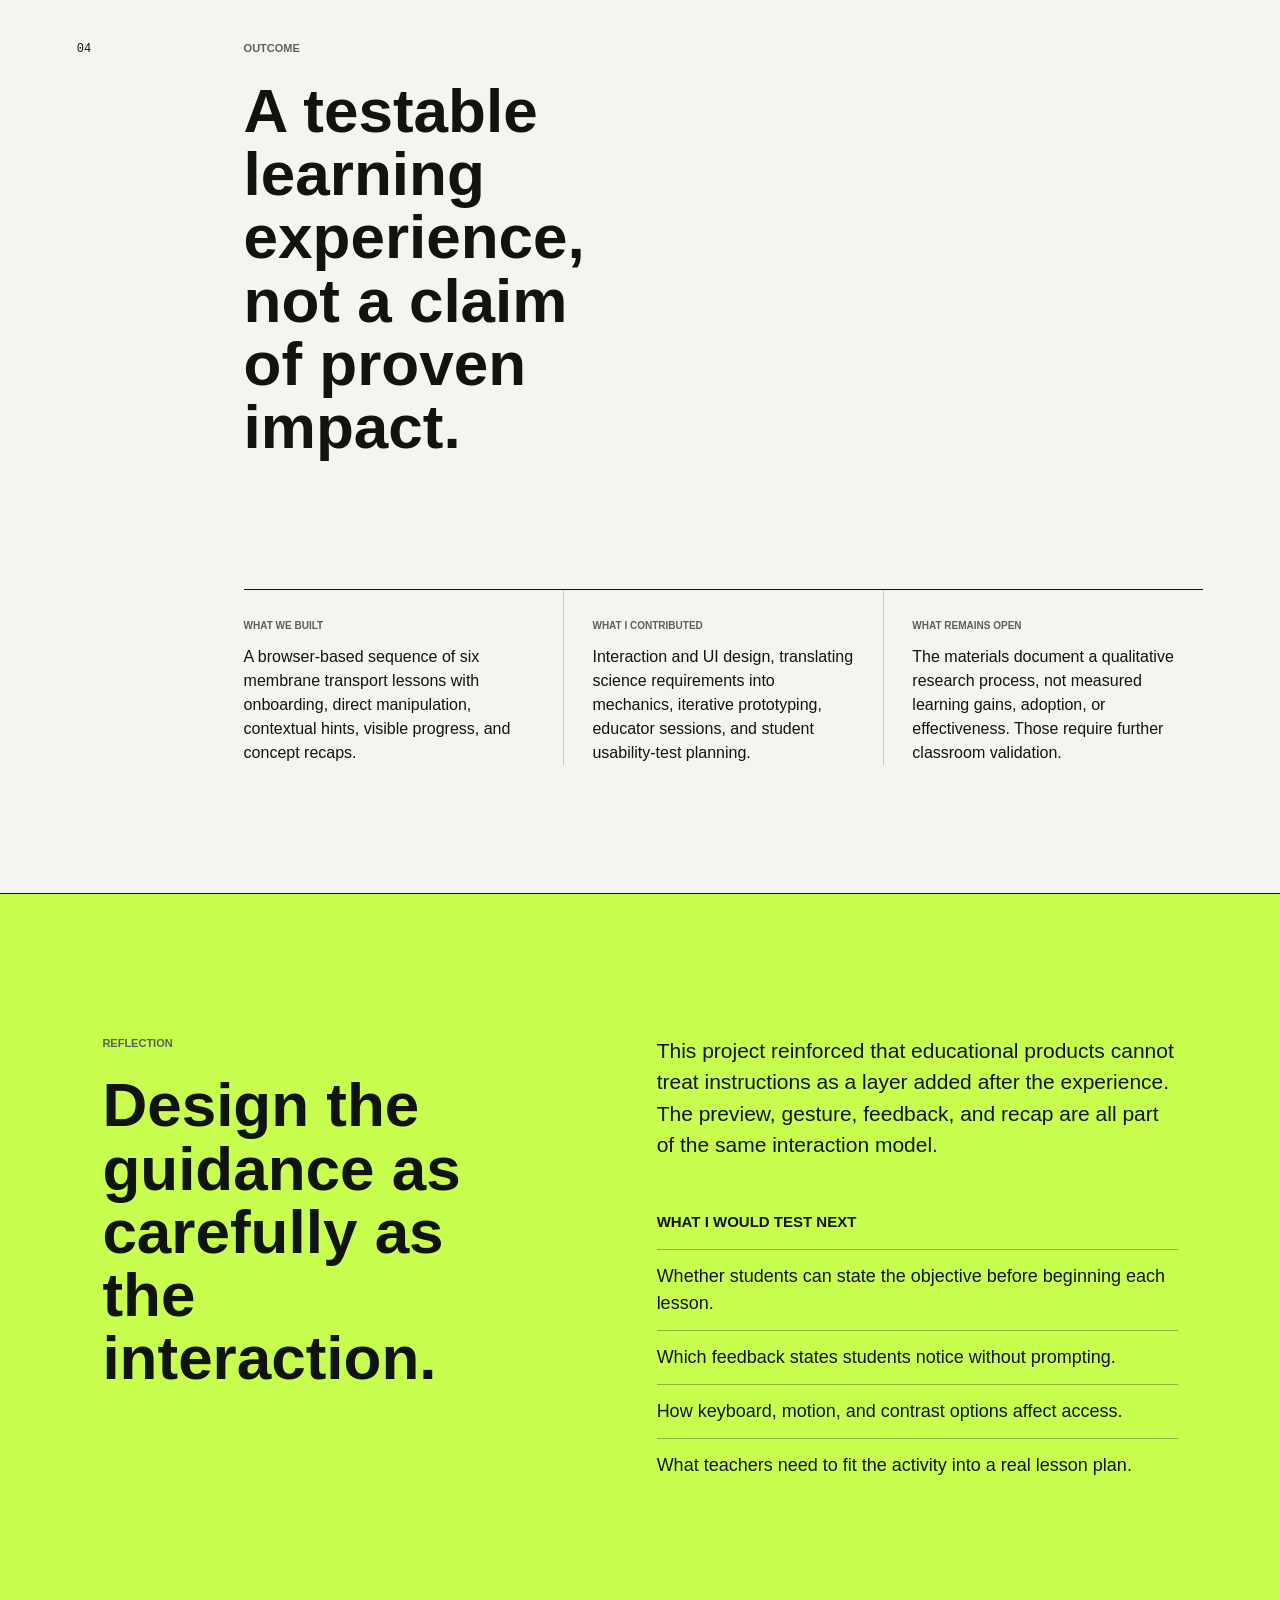
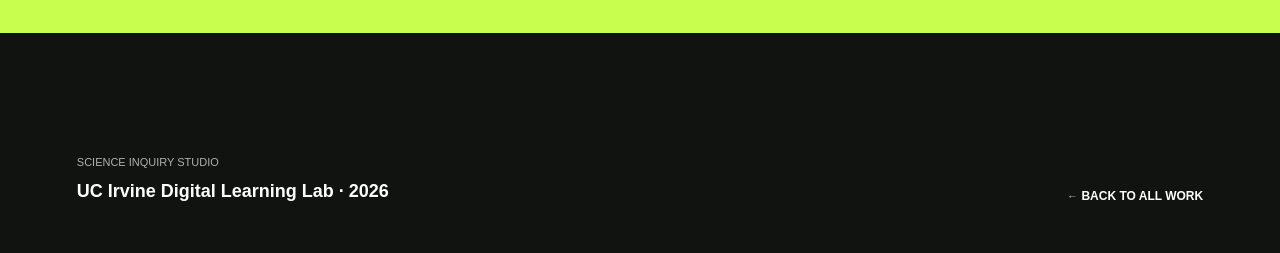
<file: product-design.html>
<!DOCTYPE html>
<html lang="en">
<head>
    <meta charset="UTF-8">
    <meta name="viewport" content="width=device-width, initial-scale=1.0">
    <meta name="description" content="Jacky Liu's product design case study for Science Inquiry Studio, an interactive middle-school science learning experience.">
    <title>Science Inquiry Studio | Jacky Liu</title>
    <link rel="stylesheet" href="product-case-study.css?v=2">
</head>
<body>
    <a class="skip-link" href="#case-study">Skip to case study</a>
    <header class="case-header">
        <a class="case-name" href="index.html">Jacky Liu</a>
        <nav class="case-nav" aria-label="Case study navigation">
            <a href="#challenge">Challenge</a>
            <a href="#decisions">Decisions</a>
            <a href="#prototype">Prototype</a>
            <a href="#reflection">Reflection</a>
        </nav>
        <a class="case-back" href="index.html"><span aria-hidden="true">&#8592;</span> All work</a>
    </header>

    <main id="case-study">
        <section class="case-hero" aria-labelledby="case-title">
            <div class="hero-copy">
                <p class="eyebrow">Product design case study &middot; UC Irvine Digital Learning Lab</p>
                <h1 id="case-title">Science Inquiry Studio</h1>
                <p class="hero-statement">Turning invisible cell transport into something students can manipulate, observe, and explain.</p>
                <div class="hero-actions">
                    <a class="primary-action" href="#prototype">Try the prototype</a>
                    <span class="read-time">5 minute read</span>
                </div>
            </div>
            <div class="hero-visual" aria-label="Cell membrane activity preview">
                <div class="hero-visual-label"><span>Actual activity asset</span><strong>Cell membrane model</strong></div>
                <img src="assets/product/cellai-demo/assets/cell-membrane.svg" alt="Detailed phospholipid cell membrane used in the interactive activity">
                <div class="hero-side hero-outside">Outside cell</div>
                <div class="hero-side hero-inside">Inside cell</div>
            </div>
        </section>

        <section class="project-facts" aria-label="Project overview">
            <div><span>Role</span><strong>Research Fellow &amp; Lead Game Designer</strong></div>
            <div><span>Audience</span><strong>Middle school students and science educators</strong></div>
            <div><span>Scope</span><strong>Research, UX/UI, interaction design, prototyping</strong></div>
            <div><span>Timeline</span><strong>June&ndash;August 2026</strong></div>
        </section>

        <section class="case-band challenge-band" id="challenge">
            <div class="section-number">01</div>
            <div class="section-heading">
                <p class="eyebrow">The challenge</p>
                <h2>Make a complex system visible without making the interface overwhelming.</h2>
            </div>
            <div class="challenge-copy">
                <p>Cell transport is dynamic, microscopic, and difficult to understand through diagrams alone. An interactive simulation can make the system tangible, but only if students understand what to do, where to look, and why the outcome matters.</p>
                <p>Our product challenge was to balance scientific meaning, playful interaction, and classroom clarity for grades 6&ndash;8.</p>
            </div>
        </section>

        <section class="case-band research-band" aria-labelledby="research-title">
            <div class="section-number">02</div>
            <div class="section-heading">
                <p class="eyebrow">Research and discovery</p>
                <h2 id="research-title">Classroom voices shaped the product requirements.</h2>
            </div>
            <div class="research-intro">
                <p>I helped co-lead weekly conversations with teachers from multiple school districts and helped organize student think-aloud testing. The research was qualitative: we listened for confusion, hesitation, and places where the interface competed with the learning goal.</p>
            </div>
            <div class="evidence-table" role="table" aria-label="Research translated into product responses">
                <div class="evidence-row evidence-header" role="row">
                    <span role="columnheader">Research signal</span><span role="columnheader">Product response</span><span role="columnheader">Visible in the prototype</span>
                </div>
                <div class="evidence-row" role="row">
                    <span role="cell">Too much information can obscure the task.</span><span role="cell">Introduce one transport rule at a time.</span><span role="cell">Six focused lessons followed by one combined review.</span>
                </div>
                <div class="evidence-row" role="row">
                    <span role="cell">Students need clearer instructions before acting.</span><span role="cell">Separate concept preview from interaction guidance.</span><span role="cell">A two-step preview explains the rule, then the gesture.</span>
                </div>
                <div class="evidence-row" role="row">
                    <span role="cell">Guidance should live inside the activity.</span><span role="cell">Pair actions with feedback, hints, and evidence.</span><span role="cell">Contextual prompts, visible progress, and completion recaps.</span>
                </div>
            </div>
            <p class="research-note">These inputs informed iteration; they are not presented as measured learning outcomes.</p>
        </section>

        <section class="case-band decisions-band" id="decisions" aria-labelledby="decisions-title">
            <div class="section-number">03</div>
            <div class="section-heading">
                <p class="eyebrow">Key product decisions</p>
                <h2 id="decisions-title">A repeatable learning loop keeps attention on cause and effect.</h2>
            </div>
            <div class="learning-loop" aria-label="Learning loop">
                <div><span>1</span><strong>Preview</strong><p>Introduce one scientific rule.</p></div>
                <div><span>2</span><strong>Practice</strong><p>Show the exact interaction.</p></div>
                <div><span>3</span><strong>Observe</strong><p>Make the consequence visible.</p></div>
                <div><span>4</span><strong>Reflect</strong><p>Connect evidence to the concept.</p></div>
            </div>

            <article class="decision-row">
                <div class="decision-copy">
                    <span class="decision-index">Decision 01</span>
                    <h3>Progressive disclosure over a crowded control panel</h3>
                    <p>Each lesson isolates a single membrane behavior before asking students to combine them. This lowers the number of rules and controls a student must hold in memory at once.</p>
                </div>
                <ol class="lesson-sequence" aria-label="Membrane lesson sequence">
                    <li><span>1A</span> Oxygen passes through</li>
                    <li><span>1B</span> Large molecules bounce</li>
                    <li><span>1C</span> Water uses a channel</li>
                    <li><span>1D</span> Glucose uses a door</li>
                    <li><span>1E</span> Waste exits in vesicles</li>
                    <li class="lesson-review"><span>1F</span> Combine all three paths</li>
                </ol>
            </article>

            <article class="decision-row interaction-decision">
                <div class="decision-copy">
                    <span class="decision-index">Decision 02</span>
                    <h3>Use interaction behavior as the explanation</h3>
                    <p>Instead of relying on text alone, the simulation makes each rule behave differently. A correct path crosses the membrane; an incorrect path visibly resists the student's action.</p>
                </div>
                <div class="activity-assets" aria-label="Actual membrane and vesicle assets from the activity">
                    <figure class="activity-asset activity-asset-membrane">
                        <img src="assets/product/cellai-demo/assets/cell-membrane.svg" alt="Straight phospholipid membrane from the activity">
                        <figcaption><span>Direct transport</span><strong>Membrane boundary</strong></figcaption>
                    </figure>
                    <figure class="activity-asset activity-asset-vesicle">
                        <img src="assets/product/cellai-demo/assets/cell-membrane-vesicle.svg" alt="Phospholipid vesicle from the waste transport activity">
                        <figcaption><span>Bulk transport</span><strong>Waste vesicle</strong></figcaption>
                    </figure>
                </div>
            </article>

            <article class="decision-row feedback-decision">
                <div class="decision-copy">
                    <span class="decision-index">Decision 03</span>
                    <h3>Turn feedback into instructional evidence</h3>
                    <p>Progress counts answer &ldquo;Did it work?&rdquo; while animation and recap text answer &ldquo;Why?&rdquo; Hints repeat the goal, scenario, interaction, and evidence without requiring a separate assistant.</p>
                </div>
                <div class="feedback-stack">
                    <div><span>Action</span><strong>Drag water toward the membrane</strong></div>
                    <div><span>System response</span><strong>It crosses only at the blue channel</strong></div>
                    <div><span>Meaning</span><strong>The membrane is selectively permeable</strong></div>
                </div>
            </article>

            <article class="decision-row ai-decision">
                <div class="decision-copy">
                    <span class="decision-index">Decision 04</span>
                    <h3>Keep AI support optional, not foundational</h3>
                    <p>The build includes an experimental CytoBot path with local fallback guidance. Core instructions, evidence, and recaps remain available without an API connection, so the learning flow does not depend on AI access.</p>
                </div>
                <div class="principle-block"><span>Design principle</span><strong>Students should be able to learn from the system itself.</strong></div>
            </article>
        </section>

        <section class="prototype-section" id="prototype" aria-labelledby="prototype-title">
            <div class="prototype-heading">
                <div><p class="eyebrow">Final experience</p><h2 id="prototype-title">Launch the membrane lesson</h2></div>
            </div>
            <p class="prototype-note">The activity opens at full size so dragging, animation, and lesson controls work as designed. The optional AI endpoint is not required for the six core lessons.</p>
            <a class="prototype-launch" href="assets/product/cellai-demo/index.html" target="_blank" rel="noreferrer" aria-label="Launch the interactive CellAI Factory prototype in a new tab">
                <div class="prototype-bar" aria-hidden="true"><span></span><span></span><span></span><div>CellAI Factory &middot; Membrane Lessons</div></div>
                <div class="prototype-launch-content">
                    <div class="prototype-art" aria-hidden="true">
                        <img class="prototype-membrane" src="assets/product/cellai-demo/assets/cell-membrane.svg" alt="">
                        <img class="prototype-vesicle" src="assets/product/cellai-demo/assets/cell-membrane-vesicle.svg" alt="">
                    </div>
                    <div class="prototype-launch-copy">
                        <span class="prototype-kicker">Interactive build</span>
                        <strong>Explore six membrane transport lessons</strong>
                        <span class="prototype-cta">Launch full prototype <b aria-hidden="true">&#8599;</b></span>
                    </div>
                </div>
            </a>
        </section>

        <section class="case-band outcome-band">
            <div class="section-number">04</div>
            <div class="section-heading"><p class="eyebrow">Outcome</p><h2>A testable learning experience, not a claim of proven impact.</h2></div>
            <div class="outcome-columns">
                <div><span>What we built</span><p>A browser-based sequence of six membrane transport lessons with onboarding, direct manipulation, contextual hints, visible progress, and concept recaps.</p></div>
                <div><span>What I contributed</span><p>Interaction and UI design, translating science requirements into mechanics, iterative prototyping, educator sessions, and student usability-test planning.</p></div>
                <div><span>What remains open</span><p>The materials document a qualitative research process, not measured learning gains, adoption, or effectiveness. Those require further classroom validation.</p></div>
            </div>
        </section>

        <section class="reflection-section" id="reflection" aria-labelledby="reflection-title">
            <div><p class="eyebrow">Reflection</p><h2 id="reflection-title">Design the guidance as carefully as the interaction.</h2></div>
            <div class="reflection-copy">
                <p>This project reinforced that educational products cannot treat instructions as a layer added after the experience. The preview, gesture, feedback, and recap are all part of the same interaction model.</p>
                <h3>What I would test next</h3>
                <ul>
                    <li>Whether students can state the objective before beginning each lesson.</li>
                    <li>Which feedback states students notice without prompting.</li>
                    <li>How keyboard, motion, and contrast options affect access.</li>
                    <li>What teachers need to fit the activity into a real lesson plan.</li>
                </ul>
            </div>
        </section>
    </main>

    <footer class="case-footer">
        <div><span>Science Inquiry Studio</span><strong>UC Irvine Digital Learning Lab &middot; 2026</strong></div>
        <a href="index.html"><span aria-hidden="true">&#8592;</span> Back to all work</a>
    </footer>
</body>
</html>
</file>
<file: selector.css>
:root {
  color-scheme: dark;
  font-family: Inter, "Segoe UI", Arial, sans-serif;
  font-synthesis: none;
  background: #0a0a0a;
}

* {
  box-sizing: border-box;
}

html,
body {
  min-width: 0;
  min-height: 100%;
  margin: 0;
}

body {
  min-height: 100svh;
}

a {
  color: inherit;
  text-decoration: none;
}

.portfolio-selector-page {
  overflow: hidden;
  background: #0a0a0a;
  color: #f4f4f0;
}

.selector-header {
  position: fixed;
  z-index: 10;
  inset: 0 0 auto;
  display: flex;
  align-items: center;
  justify-content: space-between;
  min-height: 64px;
  padding: 0 28px;
  border-bottom: 1px solid rgba(255, 255, 255, 0.2);
  background: rgba(10, 10, 10, 0.84);
  backdrop-filter: blur(14px);
}

.selector-name {
  font-size: 15px;
  font-weight: 700;
}

.selector-prompt {
  color: #b8b8b2;
  font-size: 12px;
  text-transform: uppercase;
}

.portfolio-selector {
  display: grid;
  grid-template-columns: repeat(2, minmax(0, 1fr));
  min-height: 100svh;
  padding-top: 64px;
}

.portfolio-route {
  position: relative;
  isolation: isolate;
  display: flex;
  min-width: 0;
  overflow: hidden;
  border-right: 1px solid rgba(255, 255, 255, 0.2);
  outline-offset: -5px;
}

.portfolio-route:last-child {
  border-right: 0;
}

.portfolio-route:focus-visible {
  outline: 3px solid #69d5b3;
}

.game-route > img {
  position: absolute;
  z-index: -2;
  inset: 0;
  width: 100%;
  height: 100%;
  object-fit: cover;
  object-position: center;
  filter: saturate(0.7) contrast(1.06);
  transform: scale(1.02);
  transition: transform 700ms cubic-bezier(0.2, 0.75, 0.2, 1), filter 500ms ease;
}

.route-shade {
  position: absolute;
  z-index: -1;
  inset: 0;
  background: rgba(0, 0, 0, 0.56);
  transition: background-color 500ms ease;
}

.route-content {
  display: flex;
  flex-direction: column;
  justify-content: flex-end;
  width: 100%;
  min-height: 100%;
  padding: clamp(36px, 6vw, 86px);
}

.route-index {
  position: absolute;
  top: 30px;
  left: clamp(36px, 6vw, 86px);
  color: #d3d3cd;
  font-family: Consolas, "Courier New", monospace;
  font-size: 12px;
}

.route-title {
  display: block;
  min-width: 0;
  max-width: 720px;
  font-size: clamp(44px, 6.2vw, 102px);
  font-weight: 620;
  line-height: 0.9;
}

.route-description {
  display: block;
  min-width: 0;
  max-width: 490px;
  margin-top: 24px;
  color: #d4d4cf;
  font-size: clamp(14px, 1.25vw, 18px);
  line-height: 1.5;
}

.route-action {
  display: flex;
  align-items: center;
  justify-content: space-between;
  width: min(100%, 490px);
  margin-top: 34px;
  padding-top: 16px;
  border-top: 1px solid currentColor;
  font-size: 13px;
  font-weight: 700;
  text-transform: uppercase;
}

.route-action span {
  font-size: 21px;
  transition: transform 250ms ease;
}

.product-route {
  background: #deded8;
  color: #131313;
}

.product-route-image {
  position: absolute;
  top: 4%;
  right: -16%;
  width: 74%;
  height: 48%;
  object-fit: contain;
  opacity: 0.84;
  transform: rotate(-8deg);
  transition: transform 650ms cubic-bezier(0.2, 0.75, 0.2, 1), opacity 400ms ease;
}

.product-route .route-index,
.product-route .route-description {
  color: #43433f;
}

.product-composition {
  position: absolute;
  inset: 0;
  overflow: hidden;
  opacity: 0.72;
}

.composition-frame {
  position: absolute;
  border: 1px solid #686863;
  transition: transform 650ms cubic-bezier(0.2, 0.75, 0.2, 1);
}

.frame-one {
  top: 12%;
  right: -3%;
  width: 58%;
  height: 38%;
}

.frame-two {
  top: 19%;
  right: 7%;
  width: 36%;
  height: 21%;
  background: #c8ff45;
  box-shadow: 18px 18px 0 #1c1c1c;
}

.composition-cross {
  position: absolute;
  width: 26px;
  height: 26px;
}

.composition-cross::before,
.composition-cross::after {
  content: "";
  position: absolute;
  background: #171717;
}

.composition-cross::before {
  top: 12px;
  left: 0;
  width: 26px;
  height: 1px;
}

.composition-cross::after {
  top: 0;
  left: 12px;
  width: 1px;
  height: 26px;
}

.cross-one {
  top: 10%;
  left: 12%;
}

.cross-two {
  top: 44%;
  right: 9%;
}

.composition-dot {
  position: absolute;
  top: 43%;
  right: 31%;
  width: 11px;
  height: 11px;
  border-radius: 50%;
  background: #171717;
}

.portfolio-route:hover .route-action span,
.portfolio-route:focus-visible .route-action span {
  transform: translateX(7px);
}

.game-route:hover > img,
.game-route:focus-visible > img {
  filter: saturate(1) contrast(1.08);
  transform: scale(1.07);
}

.game-route:hover .route-shade,
.game-route:focus-visible .route-shade {
  background: rgba(0, 0, 0, 0.39);
}

.product-route:hover .frame-one,
.product-route:focus-visible .frame-one {
  transform: translate(-18px, 12px);
}

.product-route:hover .frame-two,
.product-route:focus-visible .frame-two {
  transform: translate(-8px, -10px);
}

.product-route:hover .product-route-image,
.product-route:focus-visible .product-route-image {
  opacity: 1;
  transform: translate(-12px, 8px) rotate(-4deg);
}

.product-design-page {
  background: #deded8;
  color: #131313;
}

.product-design-canvas {
  min-height: 100svh;
}

.blank-page-return {
  position: fixed;
  z-index: 2;
  top: 22px;
  left: 24px;
  display: inline-flex;
  gap: 10px;
  align-items: center;
  padding: 10px 12px;
  border: 1px solid #222;
  background: #deded8;
  font-size: 12px;
  font-weight: 700;
  text-transform: uppercase;
  transition: background-color 180ms ease, color 180ms ease;
}

.blank-page-return:hover,
.blank-page-return:focus-visible {
  background: #171717;
  color: #f5f5f2;
}

@media (max-width: 760px) {
  .portfolio-selector-page {
    overflow: auto;
  }

  .selector-header {
    min-height: 56px;
    padding: 0 18px;
  }

  .portfolio-selector {
    grid-template-columns: 1fr;
    grid-template-rows: repeat(2, minmax(420px, calc((100svh - 56px) / 2)));
    padding-top: 56px;
  }

  .portfolio-route {
    border-right: 0;
    border-bottom: 1px solid rgba(255, 255, 255, 0.25);
  }

  .portfolio-route:last-child {
    border-bottom: 0;
  }

  .route-content {
    padding: 32px 24px;
  }

  .route-index {
    top: 24px;
    left: 24px;
  }

  .route-title {
    font-size: clamp(40px, 13vw, 70px);
    overflow-wrap: anywhere;
  }

  .route-description {
    margin-top: 15px;
  }

  .route-action {
    margin-top: 22px;
  }
}

@media (prefers-reduced-motion: reduce) {
  *,
  *::before,
  *::after {
    scroll-behavior: auto !important;
    transition-duration: 1ms !important;
  }
}
</file>
<file: assets/product/cellai-demo/styles/main.css>
:root {
      --bg: #0f172a;
      --panel: #111827;
      --panel-2: #1f2937;
      --ink: #e5e7eb;
      --muted: #9ca3af;
      --line: rgba(255,255,255,.12);
      --good: #34d399;
      --warn: #fbbf24;
      --bad: #fb7185;
      --blue: #60a5fa;
      --purple: #a78bfa;
      --cyan: #22d3ee;
      --orange: #fb923c;
      --cell: rgba(16,185,129,.12);
    }

    * { box-sizing: border-box; }

    .visually-hidden {
      position: absolute !important;
      width: 1px !important;
      height: 1px !important;
      padding: 0 !important;
      margin: -1px !important;
      overflow: hidden !important;
      clip: rect(0, 0, 0, 0) !important;
      white-space: nowrap !important;
      border: 0 !important;
    }

    body {
      margin: 0;
      font-family: Inter, system-ui, -apple-system, BlinkMacSystemFont, "Segoe UI", sans-serif;
      color: var(--ink);
      background:
        radial-gradient(circle at 20% 10%, rgba(34,211,238,.16), transparent 28%),
        radial-gradient(circle at 80% 20%, rgba(167,139,250,.14), transparent 24%),
        linear-gradient(135deg, #0f172a 0%, #111827 45%, #020617 100%);
      height: 100vh;
      overflow: hidden;
    }

    .game {
      width: 100vw;
      height: 100vh;
      height: 100dvh;
      overflow: hidden;
    }

    .card {
      background: rgba(17, 24, 39, .86);
      border: 1px solid var(--line);
      border-radius: 12px;
      box-shadow: 0 14px 44px rgba(0,0,0,.24);
      overflow: hidden;
      backdrop-filter: blur(10px);
    }

    header.card {
      grid-column: 2;
      grid-row: 1;
      display: flex;
      align-items: center;
      justify-content: space-between;
      padding: 12px 16px;
      min-width: 0;
      gap: 16px;
    }

    .brand {
      min-width: 0;
      display: grid;
      gap: 6px;
    }

    .brand h1 {
      margin: 0;
      font-size: 30px;
      letter-spacing: .2px;
      line-height: .98;
    }

    .brand p {
      margin: 0;
      color: var(--muted);
      font-size: 15px;
      line-height: 1.25;
    }

    .brand #levelTitle {
      color: #e0f2fe;
      font-weight: 900;
      display: block;
      white-space: nowrap;
      overflow: hidden;
      text-overflow: ellipsis;
      max-width: 900px;
    }

    .brand #levelGoal {
      max-width: 940px;
      overflow: hidden;
      text-overflow: ellipsis;
      white-space: nowrap;
      display: block;
    }

    .top-controls {
      display: flex;
      gap: 8px;
      flex-wrap: nowrap;
      justify-content: flex-end;
      align-items: center;
    }

    .cell-type-toggle {
      display: inline-flex;
      align-items: stretch;
      border: 1px solid rgba(148,163,184,.28);
      border-radius: 8px;
      overflow: hidden;
      background: rgba(2,6,23,.44);
    }

    .cell-type-toggle button {
      border: 0;
      border-radius: 0;
      box-shadow: none;
    }

    .cell-type-toggle button + button {
      border-left: 1px solid rgba(148,163,184,.24);
    }

    .hint-button {
      width: 34px;
      height: 34px;
      border-radius: 50%;
      padding: 0;
      display: inline-grid;
      place-items: center;
      font-size: 18px;
      font-weight: 950;
      border: 1px solid rgba(147,197,253,.42);
      color: #dbeafe;
      background: rgba(96,165,250,.16);
    }

    .floating-hint {
      position: absolute;
      right: clamp(12px, 2vw, 22px);
      bottom: clamp(12px, 2vw, 22px);
      z-index: 24;
      width: 48px;
      height: 48px;
      padding: 0;
      display: grid;
      place-items: center;
      border: 1px solid rgba(147,197,253,.58);
      border-radius: 50%;
      color: #eff6ff;
      background: rgba(30,64,175,.9);
      box-shadow: 0 8px 24px rgba(2,6,23,.5), 0 0 18px rgba(96,165,250,.3);
      font-size: 22px;
      font-weight: 900;
      line-height: 1;
    }

    .floating-hint:hover {
      background: #2563eb;
      transform: translateY(-2px);
    }

    button {
      border: 0;
      border-radius: 8px;
      padding: 8px 10px;
      font-weight: 700;
      color: #e5e7eb;
      background: #334155;
      cursor: pointer;
      transition: transform .12s ease, background .12s ease, opacity .12s ease;
    }

    button:hover { transform: translateY(-1px); background: #475569; }
    button:active { transform: translateY(0); }
    button:disabled { opacity: .45; cursor: not-allowed; transform: none; }

    .primary { background: #2563eb; }
    .primary:hover { background: #3b82f6; }
    .success { background: #059669; }
    .success:hover { background: #10b981; }
    .warning { background: #b45309; }
    .warning:hover { background: #d97706; }
    .danger { background: #be123c; }
    .danger:hover { background: #e11d48; }
    .ghost { background: transparent; border: 1px solid var(--line); }

    #prevLevel {
      color: #cbd5e1;
      background: rgba(51,65,85,.48);
      border: 1px solid rgba(148,163,184,.18);
    }

    #prevLevel:disabled {
      opacity: .32;
      background: rgba(30,41,59,.3);
    }

    #nextLevel {
      padding-inline: 14px;
      box-shadow: 0 0 18px rgba(59,130,246,.28);
    }

    #resetLevel.warning {
      color: #fcd34d;
      background: transparent;
      border: 1px solid rgba(251,191,36,.34);
      box-shadow: none;
    }

    #resetLevel.warning:hover {
      background: rgba(180,83,9,.18);
    }

    .chat {
      grid-row: 1 / 5;
      display: grid;
      grid-template-rows: auto 1fr auto;
      min-height: 0;
    }

    .chat-title {
      padding: 15px 16px;
      border-bottom: 1px solid var(--line);
      display: flex;
      align-items: center;
      gap: 10px;
      background: rgba(96,165,250,.08);
    }

    .bot-avatar {
      width: 42px;
      height: 42px;
      border-radius: 50%;
      background: radial-gradient(circle at 35% 30%, #67e8f9, #2563eb 62%, #1e3a8a);
      display: grid;
      place-items: center;
      font-size: 22px;
      box-shadow: 0 0 0 4px rgba(96,165,250,.15);
    }

    .chat-title h2 { margin: 0; font-size: 18px; }
    .chat-title p { margin: 2px 0 0; font-size: 12px; color: var(--muted); }

    .messages {
      padding: 14px;
      overflow-y: auto;
      display: flex;
      flex-direction: column;
      gap: 10px;
      min-height: 0;
    }

    .msg {
      max-width: 92%;
      padding: 10px 12px;
      border-radius: 14px;
      font-size: 13px;
      line-height: 1.35;
      white-space: pre-wrap;
    }

    .msg.bot {
      align-self: flex-start;
      background: rgba(37,99,235,.16);
      border: 1px solid rgba(96,165,250,.25);
    }

    .msg.user {
      align-self: flex-end;
      background: rgba(16,185,129,.18);
      border: 1px solid rgba(52,211,153,.25);
    }

    .msg.system {
      align-self: center;
      max-width: 100%;
      background: rgba(251,191,36,.12);
      border: 1px solid rgba(251,191,36,.24);
      color: #fde68a;
    }

    .chat-archive {
      border: 1px solid rgba(148,163,184,.22);
      border-radius: 8px;
      background: rgba(15,23,42,.48);
      overflow: hidden;
    }

    .chat-archive summary {
      cursor: pointer;
      padding: 9px 10px;
      color: var(--muted);
      font-size: 12px;
      font-weight: 700;
      list-style-position: inside;
    }

    .chat-archive-messages,
    .active-chat {
      display: flex;
      flex-direction: column;
      gap: 10px;
    }

    .chat-archive-messages {
      padding: 0 10px 10px;
    }

    .chat-actions {
      display: flex;
      flex-wrap: wrap;
      gap: 8px;
      margin-top: 8px;
    }

    .chat-actions button {
      padding: 7px 10px;
      border-radius: 8px;
      font-size: 12px;
    }

    .chat-input {
      border-top: 1px solid var(--line);
      padding: 12px;
      display: grid;
      gap: 9px;
    }

    .quick-buttons {
      display: grid;
      grid-template-columns: 1fr 1fr;
      gap: 8px;
    }

    .input-row {
      display: grid;
      grid-template-columns: 1fr auto;
      gap: 8px;
    }

    input {
      width: 100%;
      border: 1px solid var(--line);
      border-radius: 12px;
      padding: 10px 12px;
      background: #020617;
      color: var(--ink);
      outline: none;
    }

    input:focus { border-color: rgba(96,165,250,.7); }

    .simulation {
      position: relative;
      width: 100%;
      height: 100%;
      min-height: 0;
      display: grid;
      grid-template-rows: 1fr;
      background: #071321;
      overflow: hidden;
    }

    .scenario-strip {
      padding: 0;
      border-bottom: 0;
      display: none;
    }

    .compact-hidden {
      display: none !important;
    }

    .scenario-strip h2 { margin: 0; font-size: 17px; }
    .scenario-strip p { margin: 4px 0 0; color: var(--muted); font-size: 13px; }

    .badge-row { display: none; }
    .badge {
      font-size: 12px;
      font-weight: 800;
      padding: 6px 9px;
      border-radius: 999px;
      background: rgba(255,255,255,.08);
      border: 1px solid var(--line);
      color: #dbeafe;
    }

    .sim-wrap {
      position: relative;
      min-height: 0;
      overflow: hidden;
      display: grid;
      place-items: stretch;
    }

    svg {
      width: 100%;
      height: 100%;
      display: block;
    }

    .cell-outline {
      fill: rgba(16,185,129,.09);
      stroke: rgba(52,211,153,.62);
      stroke-width: 4;
      filter: drop-shadow(0 0 18px rgba(52,211,153,.22));
    }

    .plant-wall {
      fill: none;
      stroke: rgba(132,204,22,.75);
      stroke-width: 14;
      stroke-linecap: round;
      stroke-dasharray: 18 12;
      filter: drop-shadow(0 0 14px rgba(132,204,22,.18));
      transition: opacity .25s ease;
    }

    .hidden-svg { opacity: 0; pointer-events: none; }

    .organelle-shape {
      cursor: pointer;
      transition: filter .15s ease, opacity .15s ease, transform .15s ease;
      transform-box: fill-box;
      transform-origin: center;
    }

    .organelle-shape:hover { filter: brightness(1.22) drop-shadow(0 0 10px rgba(255,255,255,.22)); }
    .organelle-shape.selected { filter: brightness(1.32) drop-shadow(0 0 18px rgba(96,165,250,.72)); }
    .organelle-shape.alert { filter: drop-shadow(0 0 16px rgba(251,113,133,.85)); animation: pulse 1.3s infinite; }

    @keyframes pulse {
      0%, 100% { opacity: 1; }
      50% { opacity: .64; }
    }

    .label {
      pointer-events: none;
      font-size: 13px;
      fill: #f8fafc;
      font-weight: 800;
      text-anchor: middle;
      paint-order: stroke;
      stroke: rgba(15,23,42,.85);
      stroke-width: 4px;
      stroke-linejoin: round;
    }

    .sub-label {
      pointer-events: none;
      font-size: 10px;
      fill: #cbd5e1;
      font-weight: 700;
      text-anchor: middle;
      paint-order: stroke;
      stroke: rgba(15,23,42,.8);
      stroke-width: 3px;
    }

    .particle {
      pointer-events: none;
      opacity: .95;
      filter: drop-shadow(0 0 6px rgba(255,255,255,.28));
    }

    .flow-line {
      stroke: rgba(255,255,255,.17);
      stroke-width: 3;
      stroke-dasharray: 7 7;
      fill: none;
      opacity: .7;
    }

    .toast {
      display: none;
    }

    .learning-popup {
      position: absolute;
      inset: 0;
      z-index: 30;
      display: none;
      align-items: center;
      justify-content: center;
      background: rgba(2,6,23,.74);
      backdrop-filter: blur(4px);
      border-radius: 18px;
    }

    .learning-popup.visible {
      display: flex;
    }

    .hint-popup {
      z-index: 42;
    }

    .hint-popup .learning-card {
      width: min(620px, calc(100% - 32px));
    }

    .hint-popup .learning-grid {
      display: block;
    }

    .hint-popup .learning-point-bubble {
      display: grid;
      gap: 12px;
    }

    .learning-card {
      width: min(820px, calc(100% - 28px));
      max-height: calc(100% - 28px);
      overflow: auto;
      background: linear-gradient(135deg, rgba(15,23,42,.98), rgba(30,41,59,.98));
      border: 1px solid rgba(255,255,255,.18);
      border-radius: 22px;
      padding: clamp(12px, 1.5vw, 18px);
      box-shadow: 0 24px 70px rgba(0,0,0,.48);
    }

    .learning-card.compact-preview-card {
      width: min(600px, calc(100% - 32px));
      padding: clamp(18px, 2vw, 24px);
      text-align: center;
    }

    .learning-card.preview-card-transition {
      transform-origin: center;
      animation: preview-card-scale-in 260ms cubic-bezier(.2, .8, .2, 1) both;
    }

    @keyframes preview-card-scale-in {
      0% { transform: scale(.94); opacity: .72; }
      70% { transform: scale(1.012); opacity: 1; }
      100% { transform: scale(1); opacity: 1; }
    }

    .learning-card.compact-preview-card h3 {
      margin: 2px 0 10px;
      text-align: center;
      font-size: clamp(24px, 3vw, 32px);
      line-height: 1.1;
    }

    .learning-title-main,
    .learning-title-sub {
      display: block;
    }

    .learning-title-sub {
      margin-top: 6px;
      font-size: 20px;
      line-height: 1.25;
      color: #dbeafe;
      font-weight: 800;
    }

    .learning-card.compact-preview-card p,
    .learning-card.compact-preview-card .learning-point-bubble p {
      font-size: clamp(16px, 1.7vw, 19px);
      line-height: 1.42;
    }

    .learning-card.compact-preview-card .learning-step {
      text-align: center;
      font-size: 13px;
    }

    .learning-card.compact-preview-card .learning-copy-column,
    .learning-card.compact-preview-card .learning-point-bubble,
    .learning-card.compact-preview-card .learning-point-bubble p {
      text-align: left;
    }

    .learning-card h3 {
      margin: 0 0 5px;
      font-size: clamp(18px, 2.2vw, 24px);
      color: #f8fafc;
    }

    .learning-card p {
      margin: 6px 0;
      color: #dbeafe;
      line-height: 1.35;
      font-size: clamp(12px, 1.4vw, 15px);
    }

    .learning-grid {
      display: grid;
      grid-template-columns: minmax(260px, 360px) 1fr;
      gap: 20px;
      align-items: stretch;
      margin-top: 14px;
    }

    .learning-sim-preview {
      background: rgba(255,255,255,.07);
      border: 1px solid rgba(255,255,255,.14);
      border-radius: 18px;
      padding: 18px;
      display: grid;
      gap: 14px;
      justify-items: center;
      align-content: center;
      align-self: stretch;
      height: 100%;
    }

    .learning-grid.single-panel {
      grid-template-columns: 1fr;
      max-width: 500px;
      margin-left: auto;
      margin-right: auto;
    }

    .learning-icon-row {
      display: grid;
      grid-template-columns: 1fr 1fr;
      gap: 14px;
      width: 100%;
      align-items: stretch;
    }

    .learning-icon-row.large-icons {
      gap: 16px;
      max-width: 420px;
      margin: 0 auto;
    }

    .learning-icon {
      min-height: 116px;
      display: grid;
      place-items: center;
      gap: 7px;
      padding: 12px 10px;
      background: rgba(2,6,23,.45);
      border: 1px solid rgba(255,255,255,.14);
      border-radius: 16px;
      text-align: center;
    }

    .learning-icon.large {
      min-height: 150px;
      padding: 16px 14px;
    }

    .learning-icon.large svg {
      width: 78px;
      height: 78px;
    }

    .learning-icon.large.drag-tutorial-icon {
      overflow: hidden;
    }

    .preview-drag-stage {
      --drag-one-x: 34px;
      --drag-one-y: -14px;
      --drag-two-x: -25px;
      --drag-two-y: 15px;
      --cursor-start-x: 52px;
      --cursor-start-y: 36px;
      --cursor-one-x: 31px;
      --cursor-one-y: -18px;
      --cursor-two-x: -28px;
      --cursor-two-y: 11px;
      position: relative;
      width: 124px;
      height: 92px;
      pointer-events: none;
    }

    .learning-icon-row.three-icons .preview-drag-stage {
      --drag-one-x: 14px;
      --drag-one-y: -8px;
      --drag-two-x: -13px;
      --drag-two-y: 8px;
      --cursor-start-x: 40px;
      --cursor-start-y: 28px;
      --cursor-one-x: 11px;
      --cursor-one-y: -12px;
      --cursor-two-x: -16px;
      --cursor-two-y: 4px;
      width: 100%;
      max-width: 96px;
    }

    .preview-drag-sprite {
      position: absolute;
      left: 50%;
      top: 50%;
      width: 78px;
      height: 78px;
      transform: translate(-50%, -50%);
      transform-origin: center;
      animation: preview-sprite-drag 5.6s cubic-bezier(.45, 0, .25, 1) .35s infinite both;
      will-change: transform;
    }

    .learning-icon-row.three-icons .preview-drag-sprite {
      width: 62px;
      height: 62px;
    }

    .learning-icon.large .preview-drag-sprite svg {
      display: block;
      width: 100%;
      height: 100%;
      filter: drop-shadow(0 0 6px rgba(191,219,254,.28));
    }

    .preview-drag-cursor {
      position: absolute;
      left: 50%;
      top: 50%;
      width: 30px !important;
      height: 35px !important;
      overflow: visible;
      opacity: 0;
      transform: translate(var(--cursor-start-x), var(--cursor-start-y));
      transform-origin: 4px 4px;
      animation: preview-cursor-drag 5.6s cubic-bezier(.45, 0, .25, 1) .35s infinite both;
      filter: drop-shadow(0 2px 3px rgba(0,0,0,.55));
      will-change: transform, opacity;
      z-index: 3;
    }

    .learning-icon-row.three-icons .preview-drag-cursor {
      width: 25px !important;
      height: 30px !important;
    }

    .preview-click-ring {
      position: absolute;
      left: 50%;
      top: 50%;
      width: 22px;
      height: 22px;
      border: 3px solid rgba(147,197,253,.9);
      border-radius: 50%;
      opacity: 0;
      transform: translate(-50%, -50%) scale(.35);
      animation: preview-click-ring 5.6s ease-out .35s infinite both;
      z-index: 2;
    }

    @keyframes preview-sprite-drag {
      0%, 27% { transform: translate(-50%, -50%) scale(1); }
      31% { transform: translate(-50%, -50%) scale(.86); }
      35% { transform: translate(-50%, -50%) scale(1.06); }
      39% { transform: translate(-50%, -50%) scale(1); }
      55% { transform: translate(calc(-50% + var(--drag-one-x)), calc(-50% + var(--drag-one-y))) scale(1); }
      69% { transform: translate(calc(-50% + var(--drag-two-x)), calc(-50% + var(--drag-two-y))) scale(1); }
      82%, 100% { transform: translate(-50%, -50%) scale(1); }
    }

    @keyframes preview-cursor-drag {
      0%, 8% { opacity: 0; transform: translate(var(--cursor-start-x), var(--cursor-start-y)) scale(1); }
      14% { opacity: 1; transform: translate(var(--cursor-start-x), var(--cursor-start-y)) scale(1); }
      27% { opacity: 1; transform: translate(-3px, -4px) scale(1); }
      31% { opacity: 1; transform: translate(-3px, -4px) scale(.82); }
      35%, 39% { opacity: 1; transform: translate(-3px, -4px) scale(1); }
      55% { opacity: 1; transform: translate(var(--cursor-one-x), var(--cursor-one-y)) scale(1); }
      69% { opacity: 1; transform: translate(var(--cursor-two-x), var(--cursor-two-y)) scale(1); }
      82% { opacity: 1; transform: translate(-3px, -4px) scale(1); }
      91% { opacity: 1; transform: translate(var(--cursor-start-x), var(--cursor-start-y)) scale(1); }
      96%, 100% { opacity: 0; transform: translate(var(--cursor-start-x), var(--cursor-start-y)) scale(1); }
    }

    @keyframes preview-click-ring {
      0%, 28% { opacity: 0; transform: translate(-50%, -50%) scale(.35); }
      31% { opacity: .95; transform: translate(-50%, -50%) scale(.55); }
      39% { opacity: 0; transform: translate(-50%, -50%) scale(1.65); }
      40%, 100% { opacity: 0; transform: translate(-50%, -50%) scale(.35); }
    }

    .learning-icon svg {
      width: 60px;
      height: 60px;
    }

    .learning-membrane-icon {
      width: 70px;
      height: 70px;
      object-fit: contain;
      transform: rotate(90deg);
      pointer-events: none;
    }

    .membrane-focus-image {
      width: 100%;
      height: 74px;
      object-fit: cover;
      object-position: center;
      display: block;
      margin-bottom: 4px;
      filter: drop-shadow(0 0 9px rgba(194,140,255,.34));
      pointer-events: none;
    }

    .learning-card.membrane-topic-card {
      padding: clamp(18px, 2vw, 24px);
    }

    .learning-card.membrane-topic-card h3 {
      margin-bottom: 10px;
      font-size: clamp(27px, 3vw, 34px);
      line-height: 1.12;
    }

    .learning-card.membrane-topic-card .learning-grid {
      margin-top: 8px;
    }

    .learning-card.membrane-topic-card .learning-point-bubble {
      gap: 12px;
      padding: 16px 18px;
    }

    .learning-card.membrane-topic-card p,
    .learning-card.membrane-topic-card .learning-point-bubble p {
      font-size: clamp(19px, 2vw, 23px);
      line-height: 1.38;
    }

    .learning-card.membrane-topic-card .membrane-focus-image {
      height: 62px;
    }

    .learning-card.membrane-topic-card .learning-actions {
      margin-top: 10px;
    }

    .learning-card.membrane-topic-card .learning-actions button {
      min-height: 46px;
      padding: 11px 18px;
    }

    .learning-icon b {
      color: #f8fafc;
      font-size: 13px;
    }

    .learning-card ul {
      margin: 10px 0 0 18px;
      padding: 0;
      color: #dbeafe;
      line-height: 1.5;
      font-size: 15px;
    }

    .learning-card li { margin: 6px 0; }

    .learning-copy-column {
      display: grid;
      gap: 10px;
      align-content: stretch;
      height: 100%;
    }

    .learning-point-bubble {
      background: rgba(255,255,255,.07);
      border: 1px solid rgba(255,255,255,.14);
      border-radius: 20px;
      padding: 18px 20px;
      color: #dbeafe;
      box-shadow: inset 0 1px 0 rgba(255,255,255,.04);
    }

    .learning-point-bubble.big-panel {
      min-height: 100%;
      display: grid;
      align-content: center;
      gap: 14px;
    }

    .learning-point-bubble p {
      margin: 0;
      color: #dbeafe;
      line-height: 1.35;
      font-size: clamp(12px, 1.4vw, 15px);
    }

    .learning-point-bubble b {
      color: #f8fafc;
    }

    .learning-actions {
      display: flex;
      justify-content: flex-end;
      gap: 10px;
      margin-top: 20px;
      flex-wrap: wrap;
    }

    .learning-actions button {
      min-width: 150px;
      min-height: 46px;
      padding: 12px 18px;
      border-radius: 10px;
      font-size: 15px;
    }

    .learning-actions.center-actions {
      justify-content: center;
    }

    .learning-actions.split-actions {
      justify-content: space-between;
    }

    .learning-actions.preview-actions {
      display: grid;
      justify-content: center;
      gap: 12px;
      margin: 16px auto 0;
      width: 100%;
    }

    .learning-actions.preview-actions.one-action {
      grid-template-columns: minmax(180px, 240px);
    }

    .learning-actions.preview-actions.two-actions {
      grid-template-columns: repeat(2, minmax(0, 220px));
    }

    .learning-actions.preview-actions button {
      min-width: 0;
      width: 100%;
      margin: 0;
    }

    .cell-intro-card {
      width: min(560px, calc(100% - 32px));
      text-align: center;
    }

    .whole-cell-preview {
      width: min(260px, 62vw);
      aspect-ratio: 1;
      margin: 14px auto;
      display: grid;
      place-items: center;
    }

    .whole-cell-preview svg {
      width: 100%;
      height: 100%;
      filter: drop-shadow(0 16px 34px rgba(34,211,238,.22));
    }

    .whole-cell-shell {
      transform-box: fill-box;
      transform-origin: center;
      animation: wholeCellPulse 2.8s ease-in-out infinite;
    }

    .whole-cell-organelles {
      transform-box: fill-box;
      transform-origin: center;
      animation: wholeCellRotate 16s linear infinite;
    }

    @keyframes wholeCellPulse {
      0%, 100% { transform: scale(1); opacity: .96; }
      50% { transform: scale(1.035); opacity: 1; }
    }

    @keyframes wholeCellRotate {
      from { transform: rotate(0deg); }
      to { transform: rotate(360deg); }
    }

    .intro-bubble {
      border: 1px solid rgba(255,255,255,.16);
      background: rgba(255,255,255,.07);
      border-radius: 18px;
      padding: 10px 8px;
      display: grid;
      gap: 6px;
      place-items: center;
      color: #dbeafe;
      font-size: 12px;
      font-weight: 800;
    }

    .intro-bubble span {
      font-size: 28px;
      line-height: 1;
    }

    .learning-sim-preview .intro-bubbles {
      width: 100%;
      display: grid;
      grid-template-columns: repeat(3, minmax(70px, 1fr));
      gap: 10px;
      margin: 0;
    }

    .learning-step {
      font-size: 12px;
      color: #93c5fd;
      font-weight: 900;
      letter-spacing: .04em;
      text-transform: uppercase;
    }

    @media (max-width: 720px) {
      .learning-grid { grid-template-columns: 1fr; }
      .learning-popup { inset: 0; }
      .cell-intro-card .intro-bubbles { grid-template-columns: repeat(2, 1fr); }
      .learning-actions.preview-actions.two-actions { grid-template-columns: minmax(0, 260px); }
    }

    @media (prefers-reduced-motion: reduce) {
      .learning-card.preview-card-transition {
        animation: none;
      }

      .preview-drag-sprite {
        animation: none;
      }

      .preview-drag-cursor,
      .preview-click-ring {
        display: none;
        animation: none;
      }
    }

    .side {
      grid-column: 2;
      grid-row: 3;
      min-height: 0;
      display: grid;
      grid-template-columns: minmax(190px, 230px) minmax(0, 1fr) minmax(180px, 300px);
      grid-template-rows: 1fr;
      align-items: stretch;
    }

    .panel-title {
      padding: 10px 14px;
      border-bottom: 0;
      border-right: 1px solid var(--line);
      display: flex;
      justify-content: space-between;
      align-items: center;
      gap: 8px;
      min-width: 0;
    }

    .panel-title h2 { margin: 0; font-size: 15px; line-height: 1.15; }
    .panel-title small {
      color: var(--muted);
      display: block;
      white-space: normal;
      overflow: hidden;
      display: -webkit-box;
      -webkit-line-clamp: 2;
      -webkit-box-orient: vertical;
      max-width: 220px;
      line-height: 1.2;
      font-size: 11px;
    }

    .details {
      grid-column: 3;
      padding: 8px 12px;
      overflow: hidden;
      min-width: 0;
      display: grid;
      align-content: center;
    }

    .details h3 { display: none; }
    .details p {
      color: #cbd5e1;
      line-height: 1.2;
      font-size: 11px;
      margin: 0;
    }

    .mini-card {
      border: 1px solid var(--line);
      background: rgba(255,255,255,.045);
      border-radius: 12px;
      padding: 7px 9px;
      margin: 0;
      max-height: 76px;
      overflow: hidden;
    }

    .mini-card h4 { margin: 0 0 5px; font-size: 10px; color: #bfdbfe; text-transform: uppercase; letter-spacing: .06em; }
    .mini-card ul { margin: 4px 0 0 16px; padding: 0; color: #d1d5db; font-size: 11px; line-height: 1.2; }

    .actions {
      display: flex;
      flex-wrap: wrap;
      gap: 7px;
      margin-top: 0;
    }

    .actions button {
      flex: 1 1 130px;
      min-width: 118px;
      padding: 8px 9px;
      font-size: 12px;
    }

    .stats {
      grid-column: 2;
      grid-row: 1;
      display: flex;
      gap: 8px;
      padding: 8px 12px;
      overflow-x: auto;
      overflow-y: hidden;
      min-height: 0;
      align-items: center;
      justify-content: flex-start;
      border-right: 1px solid var(--line);
    }

    .stat {
      flex: 0 0 108px;
      min-width: 108px;
      height: 46px;
      border: 1px solid var(--line);
      border-radius: 12px;
      padding: 6px 7px;
      background: rgba(255,255,255,.05);
      position: relative;
      display: grid;
      grid-template-rows: 26px 7px;
      align-content: center;
    }

    .water-transport-progress {
      flex: 1 1 520px;
      max-width: 720px;
      min-width: 320px;
      height: 58px;
      border: 1px solid rgba(56,189,248,.46);
      border-radius: 8px;
      padding: 8px 11px;
      background: rgba(14,116,144,.11);
      display: grid;
      grid-template-rows: 26px 10px;
      align-content: center;
    }

    .water-transport-progress.combo-progress {
      flex: 1 1 220px;
      min-width: 190px;
      max-width: 320px;
    }

    .water-transport-progress .bar span {
      background: linear-gradient(90deg, #38bdf8, #34d399);
      box-shadow: 0 0 12px rgba(56,189,248,.75);
    }

    .water-transport-progress .stat-name {
      font-size: 12px;
      color: #e0f2fe;
    }

    .water-transport-progress .stat-value {
      font-size: 16px;
      color: #ffffff;
    }

    .water-transport-progress .bar {
      height: 10px;
      background: rgba(148,163,184,.16);
      box-shadow: inset 0 1px 2px rgba(0,0,0,.38);
    }

    .water-transport-progress.glucose-progress {
      border-color: rgba(253,224,71,.46);
      background: rgba(202,138,4,.10);
    }

    .water-transport-progress.glucose-progress .bar span {
      background: linear-gradient(90deg, #fde047, #f59e0b);
    }

    .water-transport-progress.waste-progress {
      border-color: rgba(148,163,184,.56);
      background: rgba(100,116,139,.12);
    }

    .water-transport-progress.waste-progress .bar span {
      background: linear-gradient(90deg, #cbd5e1, #64748b);
    }

    .water-transport-progress.oxygen-progress {
      border-color: rgba(191,219,254,.56);
      background: rgba(248,250,252,.08);
    }

    .water-transport-progress.oxygen-progress .bar span {
      background: linear-gradient(90deg, #f8fafc, #93c5fd);
    }

    .water-transport-progress.large-progress {
      border-color: rgba(167,139,250,.56);
      background: rgba(124,58,237,.12);
    }

    .water-transport-progress.large-progress .bar span {
      background: linear-gradient(90deg, #c4b5fd, #7c3aed);
    }

    .simple-molecule-drag-sprite {
      cursor: grab;
      pointer-events: all;
    }

    .simple-molecule-drag-sprite.dragging {
      cursor: grabbing;
    }

    .water-drag-droplet {
      cursor: grab;
      pointer-events: all;
    }

    .water-drag-droplet.dragging {
      cursor: grabbing;
    }

    .glucose-drag-sprite {
      cursor: grab;
      pointer-events: all;
    }

    .glucose-drag-sprite.dragging {
      cursor: grabbing;
    }

    .glucose-lever-visual {
      cursor: pointer;
      pointer-events: all;
    }

    .waste-drag-sprite {
      cursor: grab;
      pointer-events: all;
    }

    .waste-drag-sprite.dragging {
      cursor: grabbing;
    }

    .waste-vesicle {
      pointer-events: none;
    }

    .stat.focused {
      border-color: rgba(96,165,250,.55);
      background: rgba(96,165,250,.08);
    }

    .stat.warning {
      border-color: rgba(251,191,36,.85);
      background: rgba(251,191,36,.12);
    }

    .stat.critical {
      border-color: rgba(251,113,133,.9);
      background: rgba(251,113,133,.15);
      animation: redPulse 1s infinite;
    }

    .stat.critical::after {
      content: "!";
      position: absolute;
      right: 8px;
      top: -7px;
      width: 19px;
      height: 19px;
      border-radius: 999px;
      display: grid;
      place-items: center;
      background: var(--bad);
      color: white;
      font-weight: 900;
      box-shadow: 0 0 16px rgba(251,113,133,.65);
    }

    @keyframes redPulse {
      0%, 100% { box-shadow: 0 0 0 rgba(251,113,133,0); }
      50% { box-shadow: 0 0 18px rgba(251,113,133,.65); }
    }

    .stat-top {
      display: grid;
      grid-template-columns: minmax(0, 1fr) auto;
      align-items: start;
      gap: 6px;
      margin-bottom: 0;
      min-height: 26px;
    }

    .stat-name {
      color: #cbd5e1;
      font-size: 10px;
      font-weight: 800;
      line-height: 1.05;
      overflow: hidden;
      display: -webkit-box;
      -webkit-line-clamp: 2;
      -webkit-box-orient: vertical;
    }
    .stat-value {
      color: #f8fafc;
      font-size: 10.5px;
      font-weight: 900;
      line-height: 1.05;
      padding-top: 1px;
    }

    .bar {
      height: 7px;
      border-radius: 999px;
      overflow: hidden;
      background: rgba(255,255,255,.09);
    }

    .bar > span {
      display: block;
      height: 100%;
      width: 50%;
      border-radius: inherit;
      background: linear-gradient(90deg, var(--blue), var(--cyan));
      transition: width .35s ease, background .35s ease;
    }

    .resource-flash { animation: flash .45s ease; }
    @keyframes flash {
      0% { transform: scale(1); }
      50% { transform: scale(1.03); filter: brightness(1.35); }
      100% { transform: scale(1); }
    }

    .choice-grid {
      display: grid;
      grid-template-columns: 1fr 1fr;
      gap: 8px;
      margin-top: 8px;
    }

    .small-note {
      font-size: 12px;
      color: var(--muted);
      line-height: 1.35;
    }

    .completion {
      color: #bbf7d0;
      font-weight: 800;
    }

    .warn-text { color: #fde68a; }
    .muted-text { color: var(--muted); }
    .bad-text { color: #fecdd3; }



    .membrane-demo-layer {
      opacity: 0;
      pointer-events: none;
      transition: opacity .25s ease;
    }

    .membrane-demo-layer.active {
      opacity: 1;
      pointer-events: auto;
    }

    .demo-panel-bg {
      fill: #071321;
    }

    .demo-region-outside {
      fill: transparent;
      stroke: none;
    }

    .demo-region-inside {
      fill: transparent;
      stroke: none;
    }

    .demo-membrane-strip {
      pointer-events: none;
      filter: drop-shadow(0 0 10px rgba(194,140,255,.45));
      transition: filter .25s ease, opacity .25s ease;
    }

    .demo-membrane-asset {
      pointer-events: none;
    }

    .demo-membrane-strip.damaged {
      filter: drop-shadow(0 0 24px rgba(251,113,133,.95));
      animation: membraneFlash .75s ease-in-out 2;
    }

    @keyframes membraneFlash {
      0%, 100% { opacity: 1; }
      45% { opacity: .42; }
    }

    .demo-door {
      cursor: pointer;
      transform-box: fill-box;
      transform-origin: center;
      transition: transform .12s ease, filter .12s ease;
    }

    .demo-door:hover {
      transform: scale(1.04);
      filter: brightness(1.25) drop-shadow(0 0 14px rgba(255,255,255,.28));
    }

    .demo-side-label {
      pointer-events: none;
      font-size: 21px;
      fill: #e0f2fe;
      font-weight: 800;
      text-anchor: middle;
      paint-order: stroke;
      stroke: rgba(2,6,23,.72);
      stroke-width: 2px;
      filter: drop-shadow(0 2px 3px rgba(0,0,0,.45));
    }

    .demo-hotspot-label {
      pointer-events: none;
      font-size: 12px;
      fill: #f8fafc;
      font-weight: 900;
      text-anchor: middle;
      paint-order: stroke;
      stroke: rgba(2,6,23,.9);
      stroke-width: 4px;
    }

    .demo-hotspot-label.start-anchor {
      text-anchor: start;
    }

    .demo-hotspot-label.end-anchor {
      text-anchor: end;
    }

    .demo-particle-label {
      pointer-events: none;
      font-size: 12px;
      fill: #ffffff;
      font-weight: 900;
      text-anchor: middle;
      paint-order: stroke;
      stroke: rgba(2,6,23,.95);
      stroke-width: 4px;
    }

    .demo-feedback {
      pointer-events: none;
      font-size: 18px;
      fill: #fff7ed;
      font-weight: 900;
      text-anchor: middle;
      paint-order: stroke;
      stroke: rgba(2,6,23,.95);
      stroke-width: 5px;
    }

    .demo-bubble text {
      pointer-events: none;
      font-size: 13px;
      fill: #ffffff;
      font-weight: 900;
      text-anchor: middle;
      paint-order: stroke;
      stroke: rgba(2,6,23,.95);
      stroke-width: 4px;
    }

    .demo-crack {
      stroke: #ff1f3d;
      stroke-width: 7;
      stroke-linecap: round;
      fill: none;
      filter: drop-shadow(0 0 10px rgba(255,31,61,.95));
      opacity: 0;
      transition: opacity .25s ease;
    }

    .demo-crack.visible { opacity: 1; }

    .water-balance-critical {
      animation: redPulse 1s infinite;
    }

    .osmosis-danger {
      animation: osmosisDangerFlash .55s ease-in-out infinite;
      filter: drop-shadow(0 0 18px rgba(251,113,133,.9));
    }

    @keyframes osmosisDangerFlash {
      0%, 100% { opacity: 1; }
      50% { opacity: .48; }
    }

    @media (max-width: 720px) {
      .floating-hint {
        width: 44px;
        height: 44px;
        font-size: 20px;
      }
    }
</file>
<file: style.css>
* {
  box-sizing: border-box;
  margin: 0;
  padding: 0;
}

html,
body {
  min-height: 100%;
}

body.project-active {
  overflow: hidden;
}

body {
  min-height: 100vh;
  overflow: hidden;
  background: #000;
  color: #fff;
  font-family: Arial, sans-serif;
}

.startup-stage {
  --window-inset: 16px;
  position: relative;
  width: 100vw;
  min-height: 100vh;
  display: grid;
  place-items: center;
  overflow: hidden;
  background: #000;
}

.blender-ui {
  display: block;
  user-select: none;
  pointer-events: none;
}

.workspace-window {
  /* Match the SVG proportions so the border never surrounds empty side gutters. */
  position: relative;
  width: min(
    calc(100vw - 2 * var(--window-inset)),
    calc((100svh - 2 * var(--window-inset) - 2px) * 1430 / 912 + 2px)
  );
  aspect-ratio: 1430 / 912;
  z-index: 2;
  transform-origin: calc(595 / 1430 * 100%) calc(461.5 / 912 * 100%);
  transition:
    transform 1600ms cubic-bezier(0.18, 0.84, 0.26, 1),
    opacity 500ms ease 650ms;
  will-change: transform, opacity;
}

.blender-ui {
  position: relative;
  z-index: 2;
  width: 100%;
  height: auto;
  object-fit: contain;
  border: 1px solid #4a4a4a;
  border-radius: 9px;
  background: #1c1c1c;
  opacity: 0;
  transform: translateY(28px) scale(0.86);
  filter: blur(0) drop-shadow(0 24px 80px rgba(0, 0, 0, 0.72));
  animation:
    windowPop 420ms cubic-bezier(0.16, 1, 0.3, 1) 500ms forwards,
    workspaceDefocus 1600ms ease-in-out 2000ms forwards;
}

.startup-window {
  position: absolute;
  left: 50%;
  top: 50%;
  width: min(54vw, 640px);
  min-width: 420px;
  aspect-ratio: 768 / 752;
  opacity: 0;
  transform: translate(-50%, -46%) scale(0.88);
  filter: drop-shadow(0 22px 58px rgba(0, 0, 0, 0.58));
  animation: dialogPop 360ms cubic-bezier(0.16, 1, 0.3, 1) 950ms forwards;
  transition:
    opacity 480ms ease,
    transform 620ms cubic-bezier(0.4, 0, 0.2, 1),
    filter 480ms ease;
  z-index: 4;
}

.startup-art {
  /* Match the artwork opening in the supplied 768 x 752 SVG exactly. */
  position: absolute;
  left: calc(2 / 768 * 100%);
  top: calc(2 / 752 * 100%);
  width: calc(744 / 768 * 100%);
  height: calc(372 / 752 * 100%);
  border-radius: 1.07527% 1.07527% 0 0 / 2.15054% 2.15054% 0 0;
  overflow: hidden;
  background: #000;
}

.startup-video {
  display: block;
  width: 100%;
  height: 100%;
  object-fit: cover;
  object-position: center;
}

.startup-video-idle {
  position: absolute;
  inset: 0;
  opacity: 0;
}

.startup-video-idle.is-active {
  opacity: 1;
}

.startup-frame {
  position: relative;
  z-index: 2;
  display: block;
  width: 100%;
  height: auto;
}

.resume-trigger {
  position: absolute;
  z-index: 3;
  left: calc(38 / 768 * 100%);
  top: calc(420 / 752 * 100%);
  width: calc(318 / 768 * 100%);
  height: calc(32 / 752 * 100%);
  border: 1px solid transparent;
  border-radius: 3px;
  background: transparent;
  cursor: pointer;
  transition: background-color 120ms ease, border-color 120ms ease;
}

.resume-trigger:hover,
.resume-trigger:focus-visible {
  border-color: rgba(105, 168, 235, 0.5);
  outline: none;
  background: rgba(47, 111, 178, 0.34);
}

.resume-trigger:active {
  background: rgba(56, 126, 201, 0.5);
}

.wip-menu {
  position: absolute;
  z-index: 3;
  inset: 0;
  pointer-events: none;
}

.wip-entry {
  position: absolute;
  height: calc(32 / 752 * 100%);
  border: 1px solid transparent;
  border-radius: 3px;
  pointer-events: auto;
  cursor: help;
  transition: background-color 120ms ease, border-color 120ms ease;
}

.wip-entry::after {
  position: absolute;
  right: 8px;
  top: 50%;
  padding: 2px 6px;
  border: 1px solid #b84d4d;
  border-radius: 3px;
  background: #3b2022;
  color: #ff9b9b;
  content: 'WIP';
  font-size: clamp(8px, 1vw, 11px);
  font-weight: 700;
  line-height: 1.2;
  opacity: 0;
  transform: translate(4px, -50%);
  transition: opacity 120ms ease, transform 120ms ease;
}

.wip-entry:hover,
.wip-entry:focus-visible {
  border-color: rgba(223, 95, 95, 0.52);
  outline: none;
  background: rgba(150, 46, 46, 0.2);
}

.wip-entry:hover::after,
.wip-entry:focus-visible::after {
  opacity: 1;
  transform: translate(0, -50%);
}

.wip-entry[data-wip='2d-animation'] { left: calc(38 / 768 * 100%); top: calc(452 / 752 * 100%); width: calc(318 / 768 * 100%); }
.wip-entry[data-wip='sculpting'] { left: calc(38 / 768 * 100%); top: calc(484 / 752 * 100%); width: calc(318 / 768 * 100%); }
.wip-entry[data-wip='storyboarding'] { left: calc(38 / 768 * 100%); top: calc(516 / 752 * 100%); width: calc(318 / 768 * 100%); }
.wip-entry[data-wip='vfx'] { left: calc(38 / 768 * 100%); top: calc(548 / 752 * 100%); width: calc(318 / 768 * 100%); }
.wip-entry[data-wip='video-editing'] { left: calc(38 / 768 * 100%); top: calc(580 / 752 * 100%); width: calc(318 / 768 * 100%); }
.wip-entry[data-wip='more'] { left: calc(378 / 768 * 100%); top: calc(580 / 752 * 100%); width: calc(360 / 768 * 100%); }
.wip-entry[data-wip='open'] { left: calc(38 / 768 * 100%); top: calc(656 / 752 * 100%); width: calc(318 / 768 * 100%); }
.wip-entry[data-wip='recover'] { left: calc(38 / 768 * 100%); top: calc(688 / 752 * 100%); width: calc(318 / 768 * 100%); }
.wip-entry[data-wip='whats-new'] { left: calc(378 / 768 * 100%); top: calc(656 / 752 * 100%); width: calc(360 / 768 * 100%); }
.wip-entry[data-wip='donate'] { left: calc(378 / 768 * 100%); top: calc(688 / 752 * 100%); width: calc(360 / 768 * 100%); }

.project-menu {
  position: absolute;
  z-index: 3;
  left: calc(378 / 768 * 100%);
  top: calc(420 / 752 * 100%);
  width: calc(360 / 768 * 100%);
  height: calc(160 / 752 * 100%);
  display: grid;
  grid-template-rows: repeat(5, 1fr);
}

.project-menu button {
  width: 100%;
  min-width: 0;
  border: 1px solid transparent;
  border-radius: 3px;
  background: transparent;
  cursor: pointer;
  transition: background-color 120ms ease, border-color 120ms ease;
}

.project-menu button:hover,
.project-menu button:focus-visible {
  border-color: rgba(105, 168, 235, 0.5);
  outline: none;
  background: rgba(47, 111, 178, 0.34);
}

.project-menu button:active {
  background: rgba(56, 126, 201, 0.5);
}

.resume-backdrop {
  position: fixed;
  z-index: 7;
  inset: 0;
  background: rgba(0, 0, 0, 0.66);
  opacity: 0;
  pointer-events: none;
  transition: opacity 280ms ease;
}

.resume-window {
  position: fixed;
  z-index: 8;
  left: 50%;
  top: 50%;
  width: min(900px, calc(100vw - 64px));
  height: min(86svh, 760px);
  display: flex;
  flex-direction: column;
  overflow: hidden;
  border: 1px solid #55595e;
  border-radius: 7px;
  background: #24272b;
  box-shadow: 0 28px 90px rgba(0, 0, 0, 0.7);
  color: #d9dcdf;
  opacity: 0;
  pointer-events: none;
  transform: translate(-50%, -46%) scale(0.92);
  transition:
    opacity 260ms ease,
    transform 420ms cubic-bezier(0.16, 1, 0.3, 1);
}

.resume-titlebar {
  flex: 0 0 34px;
  height: 34px;
  display: flex;
  align-items: center;
  gap: 8px;
  padding-left: 9px;
  border-bottom: 1px solid #111214;
  background: #1b1d20;
  color: #cfd1d4;
  font-size: 12px;
}

.resume-pdf {
  display: block;
  flex: 1 1 auto;
  min-height: 0;
  width: 100%;
  border: 0;
  background: #525659;
}

.resume-close {
  position: relative;
  align-self: stretch;
  width: 38px;
  margin-left: auto;
  border: 0;
  background: transparent;
  color: #d5d5d5;
  cursor: pointer;
}

.resume-close::before,
.resume-close::after {
  position: absolute;
  left: 50%;
  top: 50%;
  width: 12px;
  height: 1px;
  background: currentColor;
  content: '';
}

.resume-close::before {
  transform: translate(-50%, -50%) rotate(45deg);
}

.resume-close::after {
  transform: translate(-50%, -50%) rotate(-45deg);
}

.resume-close:hover,
.resume-close:focus-visible {
  outline: none;
  background: #35383d;
  color: #fff;
}

.resume-document {
  flex: 1 1 auto;
  min-height: 0;
  overflow: auto;
  padding: 28px 32px 32px;
  background: #282b30;
  scrollbar-color: #676c72 #25272b;
}

.resume-header {
  display: flex;
  align-items: flex-end;
  justify-content: space-between;
  gap: 28px;
  padding-bottom: 20px;
  border-bottom: 1px solid #565a60;
}

.resume-kicker,
.resume-document h2,
.resume-entry-heading > span {
  color: #e69a50;
  font-size: 11px;
  font-weight: 700;
  text-transform: uppercase;
}

.resume-header h1 {
  margin-top: 4px;
  color: #f2f3f4;
  font-size: 36px;
  line-height: 1;
}

.resume-role {
  margin-top: 8px;
  color: #b9bec3;
  font-size: 17px;
  font-weight: 600;
}

.resume-contact {
  display: grid;
  justify-items: end;
  gap: 7px;
  font-style: normal;
}

.resume-contact a {
  color: #8ec99a;
  font-size: 13px;
  text-decoration: none;
}

.resume-contact a:hover,
.resume-contact a:focus-visible {
  outline: none;
  color: #b7e4c0;
  text-decoration: underline;
}

.resume-summary {
  display: grid;
  grid-template-columns: 120px minmax(0, 1fr);
  gap: 20px;
  padding: 20px 0;
  border-bottom: 1px solid #45494e;
}

.resume-summary p {
  max-width: 720px;
  color: #c2c6ca;
  font-size: 14px;
  line-height: 1.55;
}

.resume-columns {
  display: grid;
  grid-template-columns: minmax(0, 1.85fr) minmax(210px, 0.8fr);
  gap: 30px;
  padding-top: 22px;
}

.resume-experience > h2,
.resume-sidebar h2 {
  margin-bottom: 10px;
}

.resume-entry {
  padding: 13px 0;
  border-top: 1px solid #45494e;
}

.resume-entry-heading {
  display: flex;
  align-items: baseline;
  justify-content: space-between;
  gap: 18px;
}

.resume-entry h3,
.resume-feature h3 {
  color: #eef0f1;
  font-size: 15px;
}

.resume-entry-heading div > p {
  margin-top: 2px;
  color: #8ec99a;
  font-size: 12px;
  font-weight: 600;
}

.resume-entry-heading > span {
  flex: 0 0 auto;
  color: #92989e;
}

.resume-entry > p,
.resume-feature p {
  margin-top: 7px;
  color: #b7bbc0;
  font-size: 13px;
  line-height: 1.48;
}

.resume-sidebar {
  padding-left: 24px;
  border-left: 1px solid #45494e;
}

.resume-skill-list {
  list-style: none;
}

.resume-skill-list li {
  padding: 8px 0;
  border-top: 1px solid #45494e;
  color: #c7cbd0;
  font-size: 13px;
  line-height: 1.35;
}

.resume-feature {
  margin-top: 28px;
}

.resume-feature h3 {
  padding-top: 10px;
  border-top: 1px solid #45494e;
}

.startup-stage.resume-open .resume-backdrop {
  opacity: 1;
  pointer-events: auto;
}

.startup-stage.resume-open .resume-window {
  opacity: 1;
  pointer-events: auto;
  transform: translate(-50%, -50%) scale(1);
}

.startup-stage.resume-open .startup-window {
  filter: blur(4px) brightness(0.65) drop-shadow(0 22px 58px rgba(0, 0, 0, 0.58));
  pointer-events: none;
}

.viewport-showcase,
.flower-showcase {
  position: fixed;
  z-index: 1;
  inset: 0;
  width: 100vw;
  height: 100svh;
  overflow: hidden;
  background: #25282d;
  opacity: 0;
  pointer-events: none;
  transition: opacity 420ms ease;
  will-change: opacity;
}

.flower-canvas-host,
.flower-canvas-host canvas {
  display: block;
  width: 100%;
  height: 100%;
}

.flower-canvas-host {
  position: absolute;
  inset: 0;
}

.flower-interaction-surface {
  position: absolute;
  z-index: 2;
  inset: 0;
  border: 0;
  background: transparent;
  cursor: grab;
  touch-action: none;
}

.flower-interaction-surface:active {
  cursor: grabbing;
}

.flower-interaction-surface:focus-visible {
  outline: 1px solid rgba(208, 211, 203, 0.45);
  outline-offset: -4px;
}

.boberts-showcase,
.g-nome-showcase,
.cult-showcase {
  position: fixed;
  z-index: 1;
  inset: 0;
  width: 100vw;
  height: 100svh;
  overflow: hidden;
  background: #25282d;
  opacity: 0;
  pointer-events: none;
  transition: opacity 420ms ease;
}

.boberts-media-stack,
.g-nome-media-stack,
.cult-media-stack {
  position: absolute;
  left: clamp(72px, 5.7vw, 92px);
  top: clamp(48px, 6.5vh, 70px);
  bottom: clamp(36px, 5.5vh, 58px);
  width: min(46vw, 650px);
  display: grid;
  grid-template-rows: minmax(0, 1.38fr) minmax(0, 0.82fr);
  gap: 14px;
  pointer-events: none;
}

.project-media-window {
  min-height: 0;
  display: flex;
  flex-direction: column;
  overflow: hidden;
  border: 1px solid #51555a;
  border-radius: 7px;
  background: #232529;
  box-shadow: 0 18px 48px rgba(0, 0, 0, 0.45);
  opacity: 0;
  transform: translateY(20px) scale(0.97);
  transition:
    opacity 380ms ease,
    transform 560ms cubic-bezier(0.16, 1, 0.3, 1);
}

.project-media-titlebar {
  flex: 0 0 32px;
  height: 32px;
  display: flex;
  align-items: center;
  gap: 8px;
  padding-left: 9px;
  border-bottom: 1px solid #111214;
  background: #1b1d20;
  color: #cfd1d4;
  font-size: 12px;
}

.project-media-titlebar > span {
  min-width: 0;
  overflow: hidden;
  text-overflow: ellipsis;
  white-space: nowrap;
}

.boberts-video-frame,
.boberts-gallery-frame,
.g-nome-video-frame,
.g-nome-gallery-frame,
.cult-animation-frame,
.cult-gallery-frame {
  position: relative;
  flex: 1 1 auto;
  min-height: 0;
  overflow: hidden;
  background: #101113;
}

.boberts-video-frame iframe,
.g-nome-video-frame iframe {
  display: block;
  width: 100%;
  height: 100%;
  border: 0;
}

.boberts-gallery-image,
.g-nome-gallery-image,
.cult-gallery-image {
  position: absolute;
  inset: 0;
  width: 100%;
  height: 100%;
  object-fit: contain;
  opacity: 0;
  transform: scale(1.015);
  transition: opacity 260ms ease, transform 420ms ease;
}

.boberts-gallery-image.is-active,
.g-nome-gallery-image.is-active,
.cult-gallery-image.is-active {
  opacity: 1;
  transform: scale(1);
}

.cult-animation-frame {
  isolation: isolate;
  background: #15131d;
}

.cult-animation-frame::after {
  position: absolute;
  z-index: 2;
  inset: 0;
  border: 1px solid rgba(208, 178, 245, 0.16);
  box-shadow: inset 0 -42px 70px rgba(7, 4, 13, 0.5);
  content: '';
  pointer-events: none;
}

.cult-title-art {
  position: absolute;
  z-index: 0;
  inset: 0;
  width: 100%;
  height: 100%;
  object-fit: cover;
  image-rendering: pixelated;
  filter: brightness(0.72) saturate(0.9);
  transform: scale(1.03);
  animation: cultBackdropBreathe 6s ease-in-out infinite alternate;
}

.cult-sprite {
  position: absolute;
  z-index: 3;
  width: auto;
  height: clamp(46px, 7.2vh, 72px);
  image-rendering: pixelated;
  filter: drop-shadow(0 6px 8px rgba(0, 0, 0, 0.72));
}

.cult-sprite-investigator {
  left: 10%;
  bottom: 9%;
}

.cult-sprite-cultist {
  right: 10%;
  bottom: 9%;
}

.cult-sprite-magic {
  left: 22%;
  bottom: 22%;
  height: clamp(28px, 4.2vh, 42px);
  animation: cultMagicTravel 3.4s ease-in-out infinite;
}

.cult-gallery-image {
  image-rendering: pixelated;
}

.viewport-canvas {
  display: block;
  width: 100%;
  height: 100%;
}

.model-status {
  position: absolute;
  left: 50%;
  top: 50%;
  transform: translate(-50%, -50%);
  color: #c8c8c8;
  font-size: 13px;
  white-space: nowrap;
  transition: opacity 240ms ease;
}

.viewport-controls {
  position: fixed;
  z-index: 3;
  inset: 0;
  opacity: 0;
  pointer-events: none;
  filter: blur(0);
  animation:
    controlsAppear 420ms ease 500ms forwards,
    controlsDefocus 1600ms ease-in-out 2000ms forwards;
}

.viewport-controls svg {
  position: fixed;
  display: block;
  overflow: visible;
  transition:
    left 1600ms cubic-bezier(0.18, 0.84, 0.26, 1),
    top 1600ms cubic-bezier(0.18, 0.84, 0.26, 1),
    width 1600ms cubic-bezier(0.18, 0.84, 0.26, 1),
    height 1600ms cubic-bezier(0.18, 0.84, 0.26, 1);
}

.viewport-control-header {
  left: var(--control-header-left, 0px);
  top: var(--control-header-top, 0px);
  width: var(--control-header-width, 1px);
  height: var(--control-header-height, 1px);
  overflow: hidden !important;
}

.viewport-control-toolbar {
  left: var(--control-toolbar-left, 0px);
  top: var(--control-toolbar-top, 0px);
  width: var(--control-toolbar-width, 1px);
  height: var(--control-toolbar-height, 1px);
}

.viewport-control-options {
  left: var(--control-options-left, 0px);
  top: var(--control-options-top, 0px);
  width: var(--control-options-width, 1px);
  height: var(--control-options-height, 1px);
}

.viewport-control-navigation {
  left: var(--control-navigation-left, 0px);
  top: var(--control-navigation-top, 0px);
  width: var(--control-navigation-width, 1px);
  height: var(--control-navigation-height, 1px);
}

.viewport-showcase.is-ready .model-status {
  opacity: 0;
}

.flower-showcase.is-ready .model-status {
  opacity: 0;
}

.viewport-showcase.is-error .model-status {
  color: #f1a0a0;
}

.project-details {
  position: fixed;
  z-index: 4;
  top: 50%;
  right: clamp(62px, 5.5vw, 92px);
  width: clamp(430px, 40vw, 580px);
  height: min(88svh, 760px);
  max-height: calc(100svh - 64px);
  display: flex;
  flex-direction: column;
  overflow: hidden;
  border: 1px solid #51555a;
  border-radius: 7px;
  background: rgba(35, 37, 41, 0.97);
  box-shadow: 0 22px 62px rgba(0, 0, 0, 0.5);
  color: #d8d8d8;
  opacity: 0;
  pointer-events: none;
  transform: translate(28px, -50%) scale(0.96);
  transition:
    opacity 360ms ease 900ms,
    transform 560ms cubic-bezier(0.16, 1, 0.3, 1) 900ms;
  font-family: Arial, sans-serif;
  letter-spacing: 0;
}

.project-details-titlebar {
  flex: 0 0 32px;
  height: 32px;
  display: flex;
  align-items: center;
  gap: 8px;
  padding-left: 9px;
  border-bottom: 1px solid #111214;
  background: #1b1d20;
  color: #cfd1d4;
  font-size: 12px;
}

.project-details-logo {
  flex: 0 0 20px;
  width: 20px;
  height: 18px;
}

.project-details-filename {
  min-width: 0;
  overflow: hidden;
  text-overflow: ellipsis;
  white-space: nowrap;
}

.project-window-controls {
  height: 100%;
  margin-left: auto;
  display: flex;
  align-items: stretch;
}

.project-window-controls span {
  position: relative;
  width: 32px;
  color: #d5d5d5;
}

.project-window-controls span::before,
.project-window-controls span::after {
  content: "";
  position: absolute;
  left: 50%;
  top: 50%;
  width: 10px;
  height: 1px;
  background: currentColor;
  transform: translate(-50%, -50%);
}

.project-window-maximize::before {
  height: 8px !important;
  border: 1px solid currentColor;
  background: transparent !important;
}

.project-window-close {
  background: transparent;
}

.project-window-close::before {
  transform: translate(-50%, -50%) rotate(45deg) !important;
}

.project-window-close::after {
  transform: translate(-50%, -50%) rotate(-45deg) !important;
}

.project-details-body {
  flex: 1 1 auto;
  min-height: 0;
  display: flex;
  flex-direction: column;
  padding: 16px 24px;
  overflow-y: auto;
  max-height: none;
}

.project-meta {
  display: flex;
  justify-content: space-between;
  gap: 16px;
  color: #9ba0a7;
  font-size: 11px;
  font-weight: 700;
  text-transform: uppercase;
}

.project-details h1 {
  margin-top: 9px;
  color: #f1f2f3;
  font-size: clamp(34px, 3vw, 44px);
  line-height: 1.05;
  letter-spacing: 0;
}

.project-summary {
  max-width: 48ch;
  margin-top: 12px;
  color: #bfc2c6;
  font-size: 15px;
  line-height: 1.48;
}

.project-scope {
  display: grid;
  grid-template-columns: 0.85fr 1.5fr;
  margin-top: 14px;
  border-top: 1px solid #4a4d52;
  border-bottom: 1px solid #151618;
}

.project-scope > div {
  min-width: 0;
  padding: 10px 14px 10px 0;
}

.project-scope > div + div {
  padding-left: 18px;
  border-left: 1px solid #4a4d52;
}

.project-scope span {
  display: block;
  color: #8f949a;
  font-size: 10px;
  font-weight: 700;
  text-transform: uppercase;
}

.project-scope strong {
  display: block;
  margin-top: 5px;
  color: #e1e3e5;
  font-size: 13.5px;
  line-height: 1.35;
}

.asset-preview-row {
  display: grid;
  grid-template-columns: auto minmax(0, 1fr);
  align-items: center;
  gap: 10px;
  min-height: 33px;
  margin-top: 8px;
  padding: 0 9px;
  border-top: 1px solid #4a4d52;
  border-bottom: 1px solid #151618;
  background: #2b2e32;
  color: #94999f;
  font-size: 11px;
  text-transform: uppercase;
}

.asset-preview-row strong {
  overflow: hidden;
  color: #e1e3e5;
  font-size: 12px;
  text-align: right;
  text-overflow: ellipsis;
  white-space: nowrap;
}

.project-impact-row {
  display: grid;
  grid-template-columns: auto minmax(0, 1fr);
  align-items: center;
  gap: 12px;
  min-height: 40px;
  margin-top: 8px;
  padding: 0 10px;
  border-top: 1px solid #4a4d52;
  border-bottom: 1px solid #151618;
  background: #2b2e32;
  color: #9ca1a7;
  font-size: 11px;
  font-weight: 700;
  text-transform: uppercase;
}

.project-impact-row strong {
  color: #f39a42;
  font-size: 13px;
  text-align: right;
}

.project-contribution {
  margin-top: 14px;
}

.contribution-heading {
  display: flex;
  align-items: baseline;
  justify-content: space-between;
  gap: 16px;
}

.contribution-heading h2 {
  color: #f2f2f2;
  font-size: 15px;
  line-height: 1.3;
}

.contribution-heading span {
  color: #f39a42;
  font-size: 11px;
  font-weight: 700;
  text-transform: uppercase;
}

.project-contribution ol {
  margin-top: 8px;
  list-style: none;
}

.project-contribution li {
  display: grid;
  grid-template-columns: 30px minmax(0, 1fr);
  gap: 10px;
  padding: 7px 0;
  border-top: 1px solid #44474c;
}

.contribution-index {
  color: #f39a42;
  font-size: 11px;
  font-weight: 700;
  line-height: 1.4;
}

.project-contribution li strong {
  display: block;
  color: #e7e8e9;
  font-size: 13.5px;
  line-height: 1.35;
}

.project-contribution li p {
  margin-top: 3px;
  color: #aeb2b6;
  font-size: 13px;
  line-height: 1.4;
}

.project-details-boberts .project-details-body {
  padding-top: 14px;
  padding-bottom: 14px;
}

.project-details-p5-flower .project-details-body {
  padding-top: 14px;
  padding-bottom: 14px;
}

.project-details-boberts .project-summary,
.project-details-boberts .project-scope,
.project-details-boberts .project-contribution,
.project-details-p5-flower .project-summary,
.project-details-p5-flower .project-scope,
.project-details-p5-flower .project-contribution {
  margin-top: 10px;
}

.project-details-boberts .project-contribution ol,
.project-details-p5-flower .project-contribution ol {
  margin-top: 6px;
}

.project-details-boberts .project-contribution li,
.project-details-p5-flower .project-contribution li {
  padding: 6px 0;
}

.project-footer {
  display: flex;
  align-items: center;
  justify-content: space-between;
  flex-wrap: wrap;
  gap: 18px;
  margin-top: auto;
  padding-top: 10px;
  border-top: 1px solid #4a4d52;
}

.project-genre {
  color: #8f949a;
  font-size: 11px;
  font-weight: 700;
  text-transform: uppercase;
}

.project-footer-actions {
  display: flex;
  align-items: center;
  gap: 8px;
  margin-left: auto;
}

.project-link,
.project-exit {
  display: inline-flex;
  align-items: center;
  justify-content: center;
  min-height: 34px;
  flex: 0 0 auto;
  margin-top: 0;
  padding: 0 13px;
  border: 1px solid #5f646a;
  border-radius: 4px;
  color: #f4f4f4;
  font-family: inherit;
  font-size: 13px;
  font-weight: 600;
  text-decoration: none;
  cursor: pointer;
  transition: background-color 140ms ease, border-color 140ms ease;
}

.project-link {
  border-color: #4c9a5f;
  background: #347a46;
}

.project-exit {
  background: #3a3d42;
}

.project-link:hover,
.project-link:focus-visible {
  border-color: #72c486;
  outline: none;
  background: #438c55;
}

.project-exit:hover,
.project-exit:focus-visible {
  border-color: #858b92;
  outline: none;
  background: #484c52;
}

.startup-stage.project-open .startup-window {
  animation: none;
  opacity: 0;
  transform: translate(-50%, -50%) scale(0.94);
  filter: blur(8px) drop-shadow(0 12px 30px rgba(0, 0, 0, 0.35));
  pointer-events: none;
}

.startup-stage.project-open .blender-ui {
  animation: none;
  opacity: 1;
  transform: none;
  background: transparent;
  filter: blur(0) drop-shadow(0 24px 80px rgba(0, 0, 0, 0.72));
  transition: filter 900ms ease;
}

.startup-stage.project-open .workspace-window {
  transform: scale(1.8);
  opacity: 0;
  pointer-events: none;
}

.startup-stage.project-time-heist .viewport-showcase {
  opacity: 1;
}

.startup-stage.project-p5-flower .flower-showcase {
  opacity: 1;
  pointer-events: auto;
}

.startup-stage.project-boberts-mad-dash .boberts-showcase {
  opacity: 1;
  pointer-events: auto;
}

.startup-stage.project-boberts-mad-dash .boberts-media-stack {
  pointer-events: auto;
}

.startup-stage.project-g-nome .g-nome-showcase {
  opacity: 1;
  pointer-events: auto;
}

.startup-stage.project-g-nome .g-nome-media-stack {
  pointer-events: auto;
}

.startup-stage.project-cult-conspiracy .cult-showcase {
  opacity: 1;
  pointer-events: auto;
}

.startup-stage.project-cult-conspiracy .cult-media-stack {
  pointer-events: auto;
}

.startup-stage.project-boberts-mad-dash .boberts-video-window,
.startup-stage.project-boberts-mad-dash .boberts-gallery-window,
.startup-stage.project-g-nome .g-nome-video-window,
.startup-stage.project-g-nome .g-nome-gallery-window,
.startup-stage.project-cult-conspiracy .cult-animation-window,
.startup-stage.project-cult-conspiracy .cult-gallery-window {
  opacity: 1;
  transform: translateY(0) scale(1);
  transition:
    opacity 380ms ease,
    transform 560ms cubic-bezier(0.16, 1, 0.3, 1);
}

.startup-stage.project-boberts-mad-dash .boberts-video-window {
  transition-delay: 720ms;
}

.startup-stage.project-g-nome .g-nome-video-window {
  transition-delay: 720ms;
}

.startup-stage.project-cult-conspiracy .cult-animation-window {
  transition-delay: 720ms;
}

.startup-stage.project-boberts-mad-dash .boberts-gallery-window {
  transition-delay: 900ms;
}

.startup-stage.project-g-nome .g-nome-gallery-window {
  transition-delay: 900ms;
}

.startup-stage.project-cult-conspiracy .cult-gallery-window {
  transition-delay: 900ms;
}

.startup-stage.project-time-heist .project-details-time-heist,
.startup-stage.project-boberts-mad-dash .project-details-boberts,
.startup-stage.project-g-nome .project-details-g-nome,
.startup-stage.project-p5-flower .project-details-p5-flower,
.startup-stage.project-cult-conspiracy .project-details-cult {
  opacity: 1;
  pointer-events: auto;
  transform: translate(0, -50%) scale(1);
}

@media (min-width: 1450px) {
  .boberts-media-stack,
  .g-nome-media-stack,
  .cult-media-stack {
    left: calc(50vw - 633px);
  }

  .project-details-boberts,
  .project-details-g-nome,
  .project-details-cult {
    right: calc(50vw - 633px);
  }
}

.startup-stage.project-open .viewport-controls {
  animation: none;
  opacity: 1;
  filter: blur(0);
  transition: filter 900ms ease;
}

.startup-stage.project-open .viewport-controls svg {
  transition:
    left 1600ms cubic-bezier(0.18, 0.84, 0.26, 1),
    top 1600ms cubic-bezier(0.18, 0.84, 0.26, 1),
    width 1600ms cubic-bezier(0.18, 0.84, 0.26, 1),
    height 1600ms cubic-bezier(0.18, 0.84, 0.26, 1);
}

.startup-stage.project-open .viewport-control-header {
  left: 0;
  top: 0;
  width: 100vw;
  height: clamp(27px, 2.2vw, 34px);
}

.startup-stage.project-open .viewport-control-toolbar {
  left: clamp(8px, 0.8vw, 14px);
  top: clamp(38px, 3.5vw, 54px);
  width: clamp(42px, 3.8vw, 54px);
  height: clamp(288px, 27vw, 370px);
}

.startup-stage.project-open .viewport-control-options {
  left: calc(100vw - clamp(76px, 7.6vw, 94px) - clamp(8px, 0.8vw, 14px));
  top: clamp(35px, 3vw, 48px);
  width: clamp(76px, 7.6vw, 94px);
  height: 32px;
}

.startup-stage.project-open .viewport-control-navigation {
  left: calc(100vw - clamp(36px, 3.4vw, 44px) - clamp(7px, 0.7vw, 12px));
  top: clamp(90px, 12vh, 150px);
  width: clamp(36px, 3.4vw, 44px);
  height: clamp(126px, 12vw, 154px);
}

.startup-stage.project-closing .startup-window {
  animation: none;
  opacity: 1;
  transform: translate(-50%, -50%) scale(1);
  filter: drop-shadow(0 22px 58px rgba(0, 0, 0, 0.58));
  pointer-events: none;
  transition-delay: 760ms;
}

.startup-stage.project-closing .blender-ui {
  animation: none;
  opacity: 1;
  transform: none;
  filter: blur(6px) drop-shadow(0 24px 80px rgba(0, 0, 0, 0.72));
  transition: filter 900ms ease 620ms;
}

.startup-stage.project-closing .viewport-controls {
  animation: none;
  opacity: 0;
  filter: blur(6px);
  transition:
    opacity 360ms ease 1220ms,
    filter 900ms ease 620ms;
}

.startup-stage.project-closing .project-details {
  pointer-events: none;
  transition-delay: 0ms;
}

.startup-stage.project-closing .project-media-window {
  transition-delay: 0ms;
}

.startup-stage.has-started:not(.project-open):not(.project-closing) .startup-window {
  animation: none;
  opacity: 1;
  transform: translate(-50%, -50%) scale(1);
  filter: drop-shadow(0 22px 58px rgba(0, 0, 0, 0.58));
}

.startup-stage.has-started:not(.project-open):not(.project-closing) .blender-ui {
  animation: none;
  opacity: 1;
  transform: none;
  filter: blur(6px) drop-shadow(0 24px 80px rgba(0, 0, 0, 0.72));
}

.startup-stage.has-started:not(.project-open):not(.project-closing) .viewport-controls {
  animation: none;
  opacity: 1;
  filter: blur(6px);
}

@keyframes windowPop {
  0% {
    opacity: 0;
    transform: translateY(28px) scale(0.86);
  }

  70% {
    opacity: 1;
    transform: translateY(-4px) scale(1.012);
  }

  100% {
    opacity: 1;
    transform: translateY(0) scale(1);
  }
}

@keyframes workspaceDefocus {
  from {
    filter: blur(0) drop-shadow(0 24px 80px rgba(0, 0, 0, 0.72));
  }

  to {
    filter: blur(6px) drop-shadow(0 24px 80px rgba(0, 0, 0, 0.72));
  }
}

@keyframes controlsAppear {
  to {
    opacity: 1;
  }
}

@keyframes controlsDefocus {
  from {
    filter: blur(0);
  }

  to {
    filter: blur(6px);
  }
}

@keyframes dialogPop {
  0% {
    opacity: 0;
    transform: translate(-50%, -46%) scale(0.88);
  }

  72% {
    opacity: 1;
    transform: translate(-50%, -51%) scale(1.018);
  }

  100% {
    opacity: 1;
    transform: translate(-50%, -50%) scale(1);
  }
}

@keyframes cultBackdropBreathe {
  from {
    transform: scale(1.03) translateY(0);
  }

  to {
    transform: scale(1.06) translateY(-1%);
  }
}

@keyframes cultMagicTravel {
  0% {
    left: 22%;
    opacity: 0;
    transform: translateY(5px) scale(0.7);
  }

  18%, 82% {
    opacity: 1;
  }

  50% {
    transform: translateY(-5px) scale(1);
  }

  100% {
    left: 72%;
    opacity: 0;
    transform: translateY(3px) scale(0.78);
  }
}

@media (max-width: 780px) {
  body {
    overflow: auto;
  }

  .startup-stage {
    --window-inset: 9px;
    min-height: 100svh;
  }

  .blender-ui {
    transform-origin: 50% 50%;
  }

  .startup-window {
    width: min(88vw, 540px);
    min-width: 0;
  }

  .resume-window {
    width: calc(100vw - 20px);
    height: calc(100svh - 20px);
  }

  .resume-document {
    padding: 22px 20px 26px;
  }

  .resume-header {
    display: grid;
    align-items: start;
    gap: 16px;
  }

  .resume-header h1 {
    font-size: 32px;
  }

  .resume-contact {
    justify-items: start;
  }

  .resume-summary,
  .resume-columns {
    grid-template-columns: 1fr;
  }

  .resume-summary {
    gap: 9px;
  }

  .resume-columns {
    gap: 24px;
  }

  .resume-sidebar {
    padding-top: 22px;
    padding-left: 0;
    border-top: 1px solid #45494e;
    border-left: 0;
  }

  .startup-stage.project-open .viewport-control-header {
    width: max(850px, 100vw);
  }

  .startup-stage.project-open .viewport-control-toolbar {
    top: 36px;
  }

  .startup-stage.project-open .viewport-control-options {
    top: 34px;
  }

  .startup-stage.project-open .workspace-window {
    transform: scale(2.15);
  }

  .boberts-media-stack,
  .g-nome-media-stack,
  .cult-media-stack {
    left: 66px;
    top: 36px;
    right: 10px;
    bottom: calc(43svh + 22px);
    width: auto;
    grid-template-rows: minmax(0, 1.35fr) minmax(0, 0.75fr);
    gap: 8px;
  }

  .project-media-titlebar {
    flex-basis: 28px;
    height: 28px;
    font-size: 11px;
  }

  .startup-stage.project-boberts-mad-dash .viewport-control-options,
  .startup-stage.project-boberts-mad-dash .viewport-control-navigation,
  .startup-stage.project-g-nome .viewport-control-options,
  .startup-stage.project-g-nome .viewport-control-navigation,
  .startup-stage.project-cult-conspiracy .viewport-control-options,
  .startup-stage.project-cult-conspiracy .viewport-control-navigation {
    opacity: 0;
  }

  .project-details {
    top: auto;
    right: 10px;
    bottom: 10px;
    left: 66px;
    width: auto;
    height: auto;
    max-height: 43svh;
    transform: translateY(24px) scale(0.97);
  }

  .startup-stage.project-time-heist .project-details-time-heist,
  .startup-stage.project-boberts-mad-dash .project-details-boberts,
  .startup-stage.project-g-nome .project-details-g-nome,
  .startup-stage.project-p5-flower .project-details-p5-flower,
  .startup-stage.project-cult-conspiracy .project-details-cult {
    transform: translateY(0) scale(1);
  }

  .project-details-body {
    max-height: calc(43svh - 32px);
    padding: 14px 16px 16px;
  }

  .project-details h1 {
    font-size: 30px;
  }

  .project-summary {
    font-size: 14px;
    line-height: 1.4;
  }

  .asset-preview-row,
  .project-contribution {
    margin-top: 12px;
  }

  .project-scope {
    margin-top: 14px;
  }

  .project-scope > div {
    padding-top: 10px;
    padding-bottom: 10px;
  }

  .project-contribution li {
    padding: 8px 0;
  }

  .project-footer {
    margin-top: 10px;
  }

  .project-footer-actions {
    width: 100%;
    display: grid;
    grid-template-columns: repeat(2, minmax(0, 1fr));
  }

  .project-link,
  .project-exit {
    min-width: 0;
    padding-right: 8px;
    padding-left: 8px;
    font-size: 12px;
    white-space: nowrap;
  }
}

@media (prefers-reduced-motion: reduce) {
  .blender-ui,
  .startup-window {
    animation-duration: 1ms;
  }

  .workspace-window,
  .viewport-showcase,
  .flower-showcase,
  .boberts-showcase,
  .g-nome-showcase,
  .cult-showcase,
  .project-media-window,
  .boberts-gallery-image,
  .g-nome-gallery-image,
  .cult-gallery-image,
  .cult-title-art,
  .cult-sprite-magic,
  .resume-backdrop,
  .resume-window,
  .startup-window,
  .project-details,
  .viewport-controls,
  .viewport-controls svg {
    transition-duration: 1ms;
  }
}

.portfolio-home-link {
  position: fixed;
  z-index: 30;
  right: 18px;
  bottom: 16px;
  display: inline-flex;
  align-items: center;
  gap: 8px;
  padding: 8px 11px;
  border: 1px solid #737373;
  border-radius: 4px;
  background: #242424;
  color: #e7e7e7;
  font: 600 11px/1 "Segoe UI", Arial, sans-serif;
  text-decoration: none;
  text-transform: uppercase;
  box-shadow: 0 4px 14px rgba(0, 0, 0, 0.32);
  transition: background-color 160ms ease, border-color 160ms ease;
}

.portfolio-home-link:hover,
.portfolio-home-link:focus-visible {
  border-color: #b8b8b8;
  background: #353535;
  outline: none;
}

body.project-active .portfolio-home-link {
  display: none;
}
</file>
<file: product-case-study.css>
:root {
  color-scheme: light;
  font-family: Inter, "Segoe UI", Arial, sans-serif;
  font-synthesis: none;
  --ink: #111311;
  --paper: #f4f5f0;
  --muted: #5b605a;
  --line: #c8ccc3;
  --green: #c8ff4f;
  --blue: #1f6feb;
  --cyan: #8ee7f3;
  --violet: #8a67d5;
  background: var(--paper);
}

* { box-sizing: border-box; }
html { scroll-behavior: smooth; }
body {
  min-width: 320px;
  margin: 0;
  background: var(--paper);
  color: var(--ink);
  font-family: Inter, "Segoe UI", Arial, sans-serif;
  line-height: 1.5;
}
a { color: inherit; text-decoration: none; }

.skip-link {
  position: fixed;
  z-index: 100;
  top: 10px;
  left: 10px;
  padding: 10px 14px;
  background: var(--ink);
  color: white;
  transform: translateY(-150%);
}
.skip-link:focus { transform: translateY(0); }

.case-header {
  position: sticky;
  z-index: 20;
  top: 0;
  display: grid;
  grid-template-columns: 1fr auto 1fr;
  align-items: center;
  min-height: 64px;
  padding: 0 clamp(20px, 4vw, 64px);
  border-bottom: 1px solid rgba(17, 19, 17, 0.2);
  background: rgba(244, 245, 240, 0.93);
  backdrop-filter: blur(14px);
}
.case-name { font-size: 14px; font-weight: 750; }
.case-nav { display: flex; gap: 28px; font-size: 12px; }
.case-nav a, .case-back, .secondary-action { border-bottom: 1px solid transparent; }
.case-nav a:hover, .case-nav a:focus-visible,
.case-back:hover, .case-back:focus-visible,
.secondary-action:hover, .secondary-action:focus-visible { border-color: currentColor; outline: none; }
.case-back { justify-self: end; font-size: 12px; font-weight: 700; text-transform: uppercase; }

.case-hero {
  display: grid;
  grid-template-columns: minmax(0, 0.9fr) minmax(500px, 1.1fr);
  min-height: calc(100svh - 64px);
  border-bottom: 1px solid var(--ink);
}
.hero-copy {
  display: flex;
  flex-direction: column;
  justify-content: center;
  padding: clamp(64px, 9vw, 140px) clamp(28px, 6vw, 92px);
}
.eyebrow {
  margin: 0 0 22px;
  color: var(--muted);
  font-size: 11px;
  font-weight: 750;
  text-transform: uppercase;
}
.case-hero h1 {
  max-width: 760px;
  margin: 0;
  font-size: 96px;
  font-weight: 650;
  line-height: 0.88;
}
.hero-statement {
  max-width: 650px;
  margin: 34px 0 0;
  font-size: 30px;
  line-height: 1.25;
}
.hero-actions { display: flex; gap: 24px; align-items: center; margin-top: 40px; }
.primary-action, .secondary-action {
  display: inline-flex;
  align-items: center;
  justify-content: center;
  min-height: 46px;
  padding: 0 18px;
  font-size: 12px;
  font-weight: 750;
  text-transform: uppercase;
}
.primary-action { background: var(--ink); color: white; }
.primary-action:hover, .primary-action:focus-visible { background: var(--blue); outline: none; }
.read-time { color: var(--muted); font-size: 12px; }

.hero-visual {
  position: relative;
  min-height: 620px;
  overflow: hidden;
  background: #06131f;
  color: white;
}
.hero-visual img {
  position: absolute;
  top: 50%;
  left: 50%;
  width: min(118%, 1040px);
  max-width: none;
  transform: translate(-50%, -50%) rotate(90deg);
  filter: saturate(0.82) contrast(1.05);
}
.hero-visual::after { content: ""; position: absolute; inset: 0; border: 1px solid rgba(255,255,255,.15); pointer-events: none; }
.hero-visual-label { position: absolute; z-index: 3; top: 34px; left: 36px; display: flex; flex-direction: column; }
.hero-visual-label span, .hero-side { color: #aebdca; font-size: 10px; font-weight: 750; text-transform: uppercase; }
.hero-visual-label strong { font-size: 16px; }
.hero-side { position: absolute; z-index: 3; top: 50%; }
.hero-outside { left: 7%; }
.hero-inside { right: 7%; }
.project-facts { display: grid; grid-template-columns: repeat(4, minmax(0, 1fr)); border-bottom: 1px solid var(--ink); }
.project-facts > div { min-height: 148px; padding: 30px clamp(22px, 3vw, 48px); border-right: 1px solid var(--line); }
.project-facts > div:last-child { border-right: 0; }
.project-facts span, .outcome-columns span, .principle-block span, .feedback-stack span {
  display: block;
  margin-bottom: 12px;
  color: var(--muted);
  font-size: 10px;
  font-weight: 750;
  text-transform: uppercase;
}
.project-facts strong { display: block; max-width: 270px; font-size: 15px; line-height: 1.4; }

.case-band {
  display: grid;
  grid-template-columns: 90px minmax(300px, 0.9fr) minmax(400px, 1.1fr);
  gap: clamp(32px, 6vw, 100px);
  padding: clamp(80px, 10vw, 160px) clamp(28px, 6vw, 96px);
  border-bottom: 1px solid var(--ink);
}
.section-number { font-family: Consolas, "Courier New", monospace; font-size: 12px; }
.section-heading h2, .prototype-heading h2, .reflection-section h2 {
  margin: 0;
  font-size: 62px;
  font-weight: 620;
  line-height: 1.02;
}
.challenge-copy { align-self: end; max-width: 710px; font-size: 21px; }
.challenge-copy p:first-child { margin-top: 0; }
.research-band, .decisions-band { grid-template-rows: auto auto auto; }
.research-intro { max-width: 700px; font-size: 18px; }

.evidence-table { grid-column: 2 / -1; margin-top: 54px; border-top: 1px solid var(--ink); }
.evidence-row { display: grid; grid-template-columns: repeat(3, minmax(0, 1fr)); border-bottom: 1px solid var(--line); }
.evidence-row > span { padding: 22px 24px 22px 0; font-size: 15px; }
.evidence-row > span + span { padding-left: 24px; border-left: 1px solid var(--line); }
.evidence-header > span { color: var(--muted); font-size: 10px; font-weight: 750; text-transform: uppercase; }
.research-note { grid-column: 3; margin: 18px 0 0; color: var(--muted); font-size: 12px; }

.decisions-band { background: #111311; color: #f3f5ef; }
.decisions-band .eyebrow, .decisions-band .decision-index, .decisions-band .decision-copy p { color: #adb3aa; }
.learning-loop { grid-column: 2 / -1; display: grid; grid-template-columns: repeat(4, minmax(0, 1fr)); margin-top: 56px; border: 1px solid #424740; }
.learning-loop > div { min-height: 190px; padding: 28px; border-right: 1px solid #424740; }
.learning-loop > div:last-child { border-right: 0; background: var(--green); color: var(--ink); }
.learning-loop span, .decision-index { display: block; margin-bottom: 34px; font-family: Consolas, "Courier New", monospace; font-size: 11px; text-transform: uppercase; }
.learning-loop strong { font-size: 20px; }
.learning-loop p { margin: 8px 0 0; font-size: 14px; }

.decision-row {
  grid-column: 2 / -1;
  display: grid;
  grid-template-columns: minmax(280px, 0.8fr) minmax(420px, 1.2fr);
  gap: clamp(46px, 8vw, 140px);
  align-items: center;
  padding: clamp(80px, 10vw, 150px) 0;
  border-bottom: 1px solid #424740;
}
.decision-row:last-child { border-bottom: 0; padding-bottom: 0; }
.decision-copy h3 { margin: 0; font-size: 44px; font-weight: 620; line-height: 1.08; }
.decision-copy p { max-width: 600px; margin: 22px 0 0; font-size: 17px; }
.lesson-sequence { margin: 0; padding: 0; list-style: none; border-top: 1px solid #596057; }
.lesson-sequence li { display: grid; grid-template-columns: 52px 1fr; gap: 20px; padding: 16px 0; border-bottom: 1px solid #424740; font-size: 16px; }
.lesson-sequence span { color: var(--cyan); font-family: Consolas, "Courier New", monospace; }
.lesson-sequence .lesson-review { padding-right: 14px; padding-left: 14px; background: var(--green); color: var(--ink); }
.lesson-sequence .lesson-review span { color: var(--ink); }

.activity-assets { display: grid; grid-template-columns: minmax(0, 1.55fr) minmax(190px, .75fr); gap: 18px; align-items: stretch; }
.activity-asset { display: flex; flex-direction: column; min-height: 390px; margin: 0; overflow: hidden; border: 1px solid #424740; background: #071322; }
.activity-asset img { width: 100%; height: 100%; min-height: 310px; object-fit: contain; padding: 28px; }
.activity-asset-membrane img { transform: rotate(90deg) scale(1.85); }
.activity-asset-vesicle img { padding: 42px; }
.activity-asset figcaption { position: relative; z-index: 2; display: flex; flex-direction: column; padding: 18px 20px; border-top: 1px solid #424740; background: #161c28; }
.activity-asset figcaption span { color: #9ba6b7; font-size: 10px; font-weight: 750; text-transform: uppercase; }
.activity-asset figcaption strong { margin-top: 3px; font-size: 16px; }

.feedback-stack { border-top: 1px solid #596057; }
.feedback-stack > div { padding: 24px 0; border-bottom: 1px solid #424740; }
.feedback-stack > div:nth-child(2) { padding-left: 9%; }
.feedback-stack > div:nth-child(3) { padding-left: 18%; color: var(--green); }
.feedback-stack span { color: #8f968d; }
.feedback-stack strong { font-size: 26px; }
.principle-block { padding: clamp(38px, 6vw, 86px); background: var(--green); color: var(--ink); }
.principle-block strong { display: block; max-width: 650px; font-size: 52px; line-height: 1.05; }

.prototype-section { padding: clamp(80px, 9vw, 140px) clamp(28px, 6vw, 96px); border-bottom: 1px solid var(--ink); background: #d9edf0; }
.prototype-heading { display: flex; align-items: flex-end; justify-content: space-between; gap: 30px; }
.secondary-action { min-width: 190px; border: 1px solid var(--ink); }
.prototype-note { max-width: 720px; margin: 26px 0 44px; color: #465354; font-size: 14px; }
.prototype-launch { display: block; overflow: hidden; border: 1px solid #2d3738; border-radius: 6px; background: #071322; color: white; box-shadow: 18px 18px 0 rgba(17,19,17,.14); transition: transform 180ms ease, box-shadow 180ms ease; }
.prototype-launch:hover, .prototype-launch:focus-visible { outline: 3px solid var(--blue); outline-offset: 4px; transform: translate(-4px, -4px); box-shadow: 24px 24px 0 rgba(17,19,17,.14); }
.prototype-bar { display: flex; gap: 8px; align-items: center; height: 38px; padding: 0 14px; background: #151c29; color: #aeb8c7; font-size: 10px; }
.prototype-bar > span { width: 8px; height: 8px; border-radius: 50%; background: #687287; }
.prototype-bar > span:first-child { background: #ed6b5f; }
.prototype-bar > span:nth-child(2) { background: #e9c257; }
.prototype-bar > span:nth-child(3) { background: #62c66f; }
.prototype-bar div { margin-left: 8px; }
.prototype-launch-content { display: grid; grid-template-columns: minmax(0, 1.35fr) minmax(320px, .65fr); min-height: 560px; }
.prototype-art { position: relative; min-height: 500px; overflow: hidden; border-right: 1px solid #2e3b50; background: #030b1b; }
.prototype-membrane { position: absolute; top: 50%; left: 50%; width: min(120%, 1020px); max-width: none; transform: translate(-50%, -50%) rotate(90deg); }
.prototype-vesicle { position: absolute; z-index: 2; right: 8%; bottom: 6%; width: clamp(150px, 24vw, 320px); filter: drop-shadow(0 0 28px rgba(181, 143, 238, .22)); }
.prototype-launch-copy { display: flex; flex-direction: column; justify-content: center; padding: clamp(34px, 5vw, 74px); }
.prototype-kicker { color: #9cb4d6; font-size: 10px; font-weight: 750; text-transform: uppercase; }
.prototype-launch-copy strong { max-width: 430px; margin-top: 18px; font-size: clamp(28px, 3.2vw, 48px); line-height: 1.05; }
.prototype-cta { display: flex; align-items: center; justify-content: space-between; gap: 18px; margin-top: 48px; padding-top: 18px; border-top: 1px solid #41506a; color: var(--green); font-size: 12px; font-weight: 750; text-transform: uppercase; }
.prototype-cta b { font-size: 22px; font-weight: 400; }

.outcome-band { grid-template-rows: auto auto; }
.outcome-columns { grid-column: 2 / -1; display: grid; grid-template-columns: repeat(3, minmax(0, 1fr)); margin-top: 54px; border-top: 1px solid var(--ink); }
.outcome-columns > div { padding: 28px 28px 0 0; }
.outcome-columns > div + div { padding-left: 28px; border-left: 1px solid var(--line); }
.outcome-columns p { margin: 0; font-size: 16px; }

.reflection-section { display: grid; grid-template-columns: minmax(300px, .9fr) minmax(400px, 1.1fr); gap: clamp(54px, 10vw, 160px); padding: clamp(90px, 11vw, 170px) clamp(28px, 8vw, 130px); background: var(--green); }
.reflection-copy { max-width: 700px; font-size: 18px; }
.reflection-copy > p { margin-top: 0; font-size: 21px; }
.reflection-copy h3 { margin: 50px 0 16px; font-size: 15px; text-transform: uppercase; }
.reflection-copy ul { margin: 0; padding: 0; list-style: none; }
.reflection-copy li { padding: 13px 0; border-top: 1px solid rgba(17,19,17,.32); }

.case-footer { display: flex; justify-content: space-between; gap: 30px; align-items: flex-end; min-height: 220px; padding: 48px clamp(28px, 6vw, 96px); background: #111311; color: white; }
.case-footer div { display: flex; flex-direction: column; }
.case-footer span { color: #aeb4ac; font-size: 11px; text-transform: uppercase; }
.case-footer strong { margin-top: 8px; font-size: 18px; }
.case-footer a { font-size: 12px; font-weight: 750; text-transform: uppercase; }

@media (max-width: 980px) {
  .case-header { grid-template-columns: 1fr auto; }
  .case-nav { display: none; }
  .case-hero { grid-template-columns: 1fr; }
  .case-hero h1 { font-size: 76px; }
  .hero-statement { font-size: 25px; }
  .section-heading h2, .prototype-heading h2, .reflection-section h2 { font-size: 50px; }
  .decision-copy h3 { font-size: 38px; }
  .principle-block strong { font-size: 44px; }
  .hero-copy { min-height: 660px; }
  .hero-visual { min-height: 600px; }
  .project-facts { grid-template-columns: repeat(2, minmax(0, 1fr)); }
  .project-facts > div:nth-child(2) { border-right: 0; }
  .project-facts > div:nth-child(-n + 2) { border-bottom: 1px solid var(--line); }
  .case-band { grid-template-columns: 50px 1fr; }
  .challenge-copy, .research-intro { grid-column: 2; }
  .evidence-table, .learning-loop, .decision-row, .outcome-columns { grid-column: 1 / -1; }
  .research-note { grid-column: 2; }
  .decision-row { grid-template-columns: 1fr; }
  .reflection-section { grid-template-columns: 1fr; }
}

@media (max-width: 640px) {
  .case-header { min-height: 56px; padding: 0 18px; }
  .case-back { font-size: 10px; }
  .case-hero { min-height: auto; }
  .hero-copy { min-height: 72svh; padding: 54px 22px 42px; }
  .case-hero h1 { font-size: 56px; overflow-wrap: anywhere; }
  .hero-statement { font-size: 21px; }
  .hero-actions { align-items: flex-start; flex-direction: column; }
  .hero-visual { min-height: 470px; }
  .hero-visual img { width: 170%; }
  .hero-side { top: auto; bottom: 22px; }
  .project-facts { grid-template-columns: 1fr; }
  .project-facts > div, .project-facts > div:nth-child(2) { min-height: 110px; border-right: 0; border-bottom: 1px solid var(--line); }
  .project-facts > div:last-child { border-bottom: 0; }
  .case-band { grid-template-columns: 1fr; gap: 24px; padding: 74px 22px; }
  .challenge-copy, .research-intro, .research-note, .evidence-table, .learning-loop, .decision-row, .outcome-columns { grid-column: 1; }
  .section-number { margin-bottom: 22px; }
  .section-heading h2, .prototype-heading h2, .reflection-section h2 { font-size: 38px; }
  .evidence-header { display: none; }
  .evidence-row { grid-template-columns: 1fr; padding: 18px 0; }
  .evidence-row > span, .evidence-row > span + span { padding: 7px 0; border: 0; }
  .evidence-row > span::before { display: block; margin-bottom: 4px; color: var(--muted); font-size: 9px; font-weight: 750; text-transform: uppercase; }
  .evidence-row > span:nth-child(1)::before { content: "Research signal"; }
  .evidence-row > span:nth-child(2)::before { content: "Product response"; }
  .evidence-row > span:nth-child(3)::before { content: "In the prototype"; }
  .learning-loop { grid-template-columns: repeat(2, minmax(0, 1fr)); }
  .learning-loop > div { min-height: 165px; padding: 20px; }
  .learning-loop > div:nth-child(2) { border-right: 0; }
  .learning-loop > div:nth-child(-n + 2) { border-bottom: 1px solid #424740; }
  .decision-row { gap: 48px; padding: 80px 0; }
  .decision-copy h3 { font-size: 32px; }
  .activity-assets { grid-template-columns: 1fr; }
  .activity-asset { min-height: 320px; }
  .activity-asset img { min-height: 250px; }
  .prototype-section { padding: 72px 16px; }
  .prototype-heading { align-items: flex-start; flex-direction: column; }
  .prototype-launch { box-shadow: 9px 9px 0 rgba(17,19,17,.14); }
  .prototype-launch-content { grid-template-columns: 1fr; min-height: 0; }
  .prototype-art { min-height: 390px; border-right: 0; border-bottom: 1px solid #2e3b50; }
  .prototype-launch-copy { min-height: 320px; }
  .outcome-columns { grid-template-columns: 1fr; }
  .outcome-columns > div, .outcome-columns > div + div { padding: 24px 0; border-left: 0; border-bottom: 1px solid var(--line); }
  .reflection-section { gap: 46px; padding: 78px 22px; }
  .case-footer { align-items: flex-start; flex-direction: column; min-height: 250px; }
}

@media (prefers-reduced-motion: reduce) { html { scroll-behavior: auto; } }
</file>
